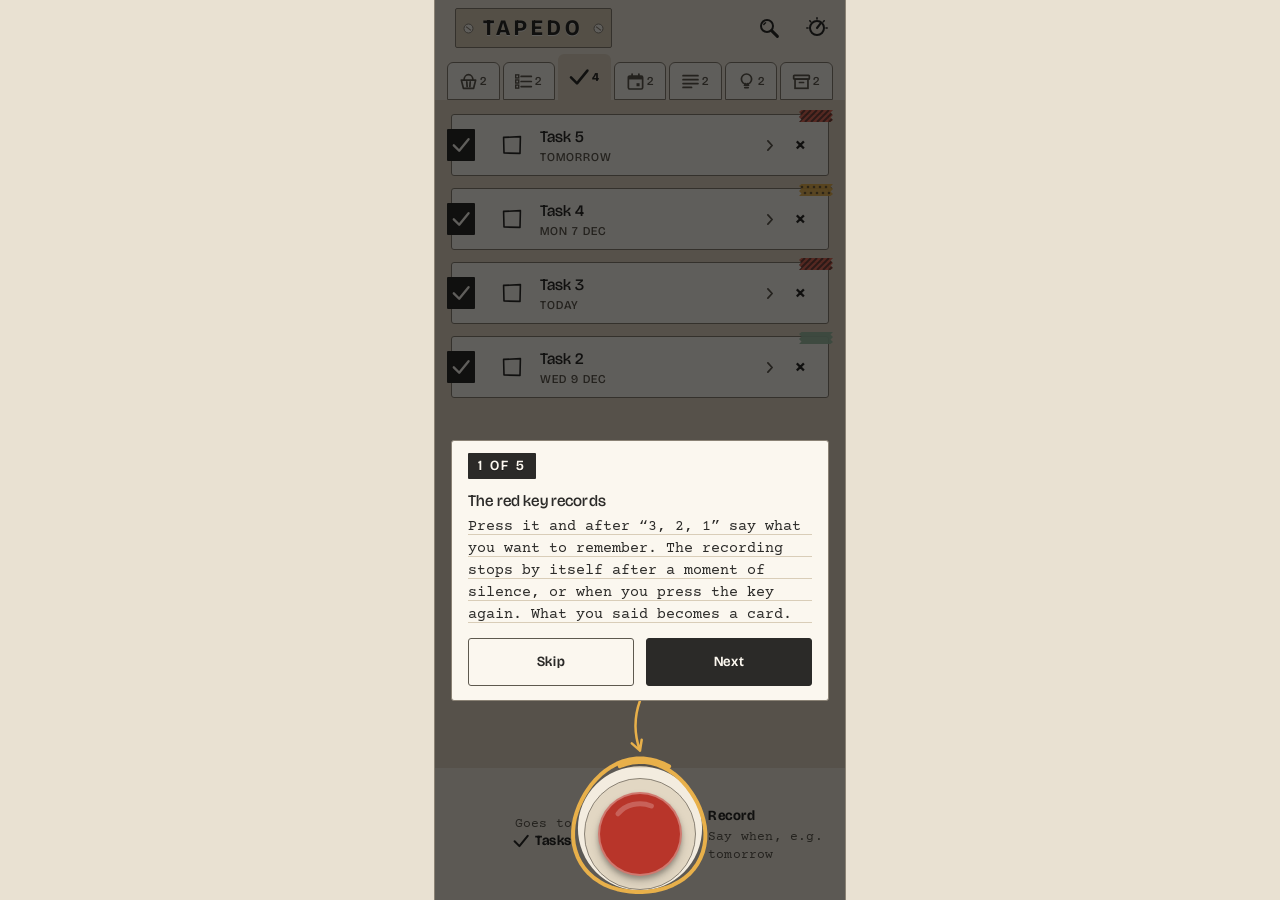
<file: demo/index.html>
<!doctype html>
<html lang="pl">
<head>
  <meta charset="utf-8">
  <meta name="viewport" content="width=device-width, initial-scale=1, viewport-fit=cover">
  <meta name="robots" content="noindex, nofollow">
  <meta name="theme-color" content="#F3ECDF">
  <meta name="description" content="Tapedo - dyktafon na Androida, który zamienia notatki głosowe w karteczki. Wersja demonstracyjna w przeglądarce.">
  <title>Tapedo - wersja demonstracyjna</title>
  <link rel="preload" href="fonts/bricolage.ttf" as="font" type="font/ttf" crossorigin>
  <link rel="preload" href="fonts/courier_prime.ttf" as="font" type="font/ttf" crossorigin>
  <link rel="stylesheet" href="tapedo.css?v=989a14cea5">
</head>
<body class="paper">
  <main id="app" class="app" aria-live="off"></main>
  <noscript><p style="font-family:sans-serif;padding:16px">Demo Tapedo potrzebuje JavaScriptu. / The Tapedo demo needs JavaScript.</p></noscript>
  <script src="strings.js?v=a9d8ce01af"></script>
  <script src="notes.js?v=2633a2aa26"></script>
  <script src="tapedo.js?v=b6afaf0cf7"></script>
</body>
</html>
</file>
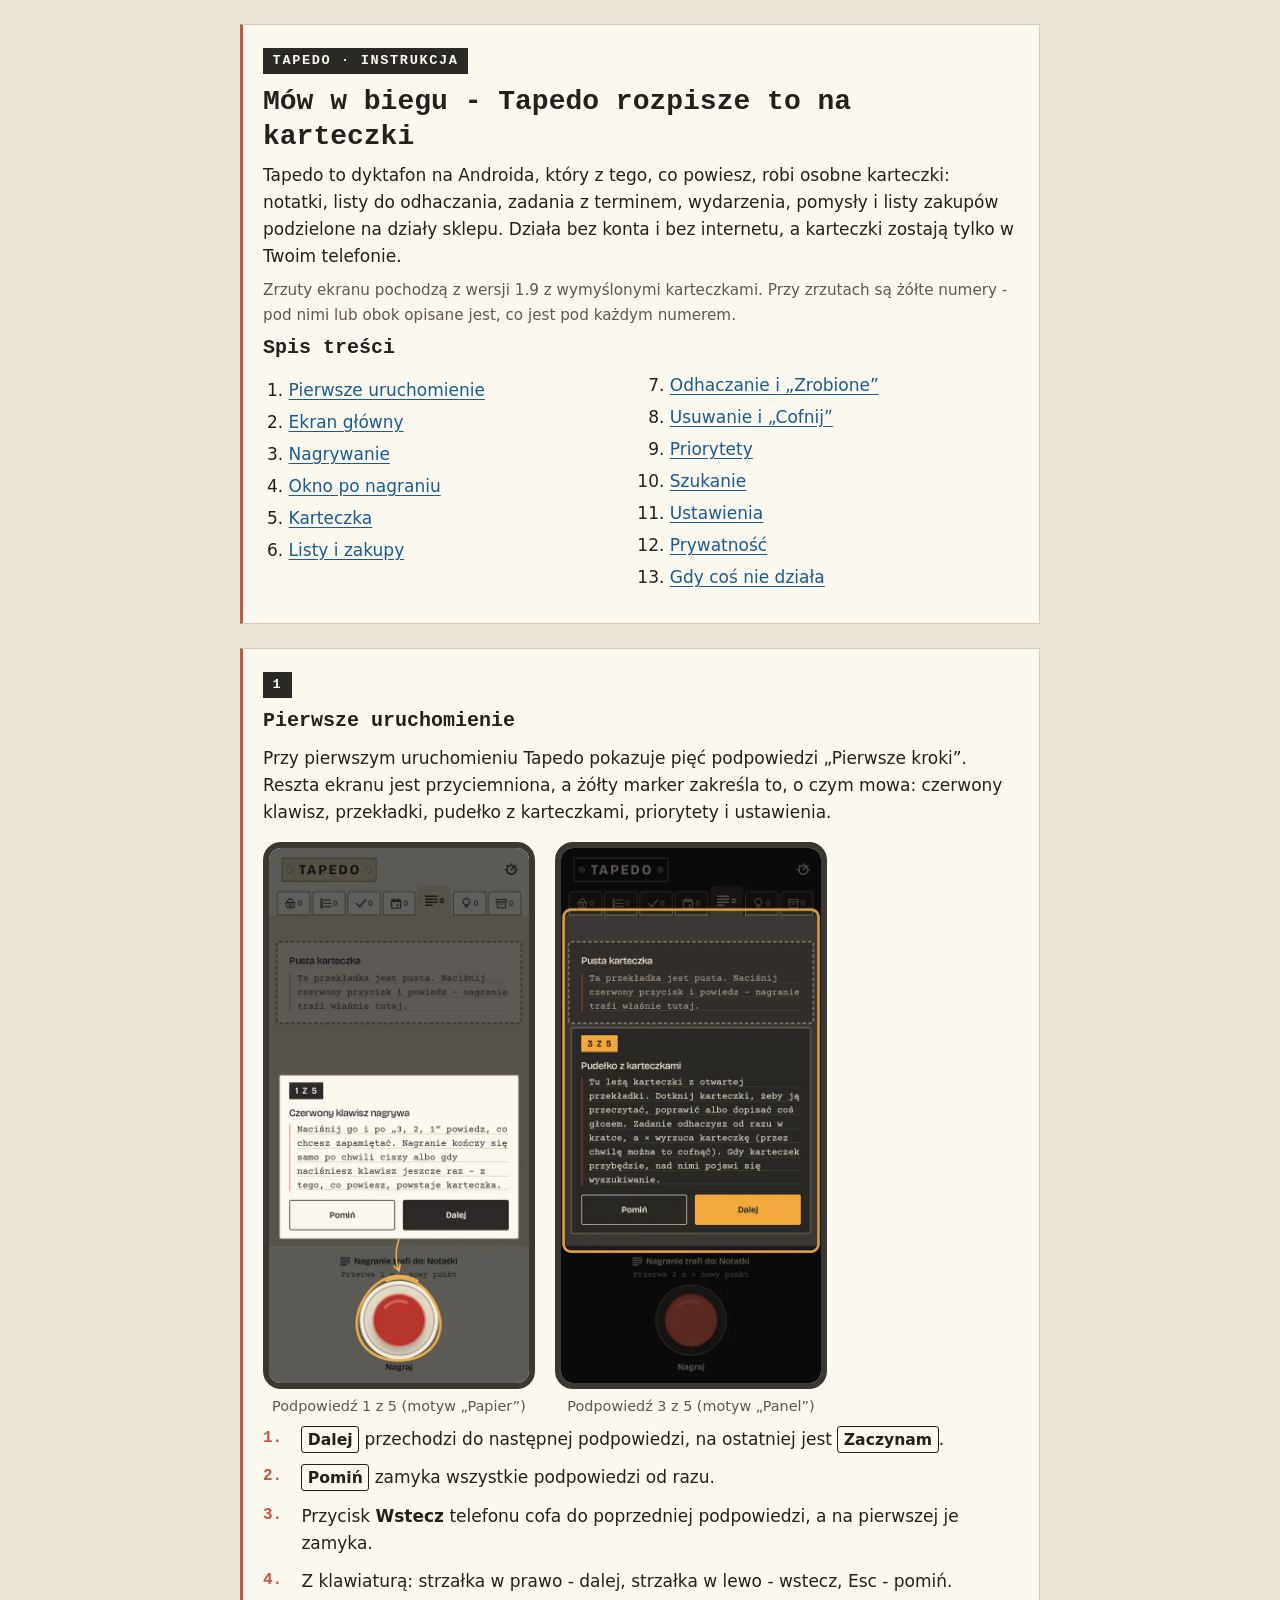
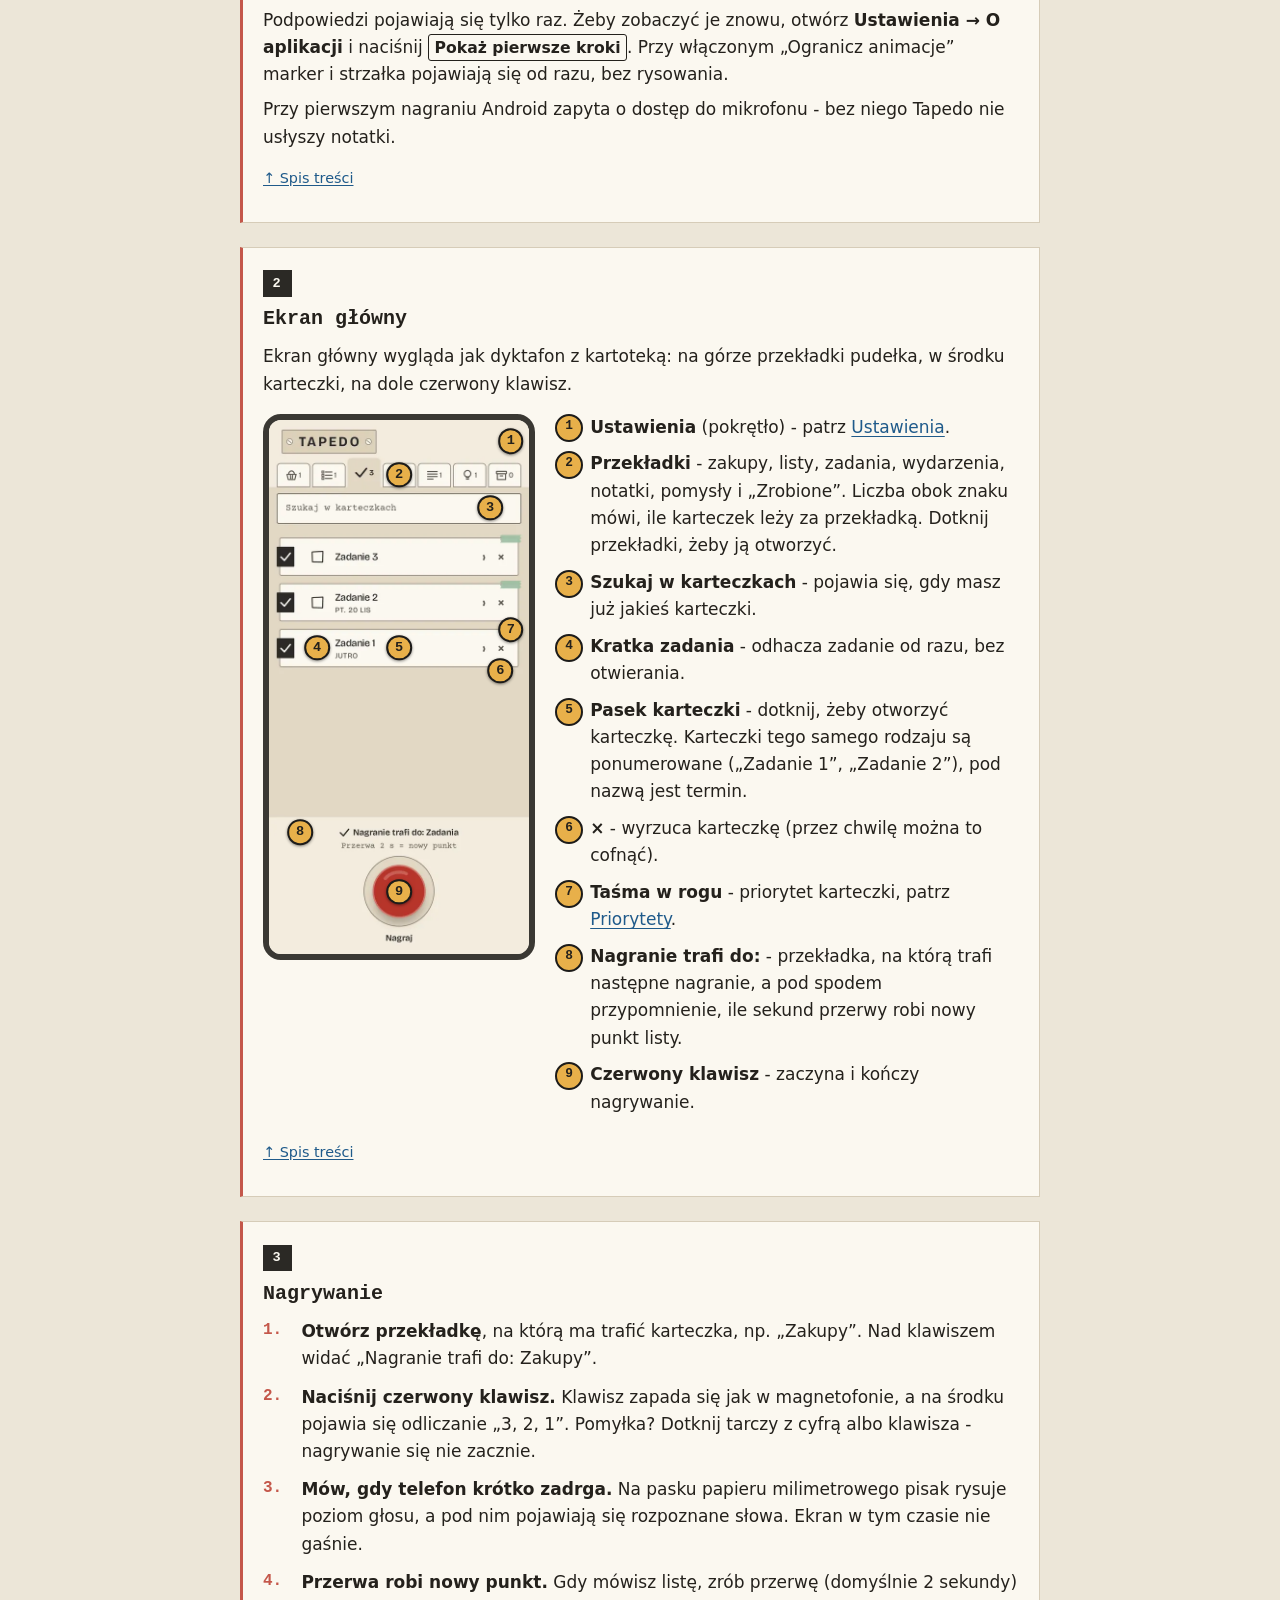
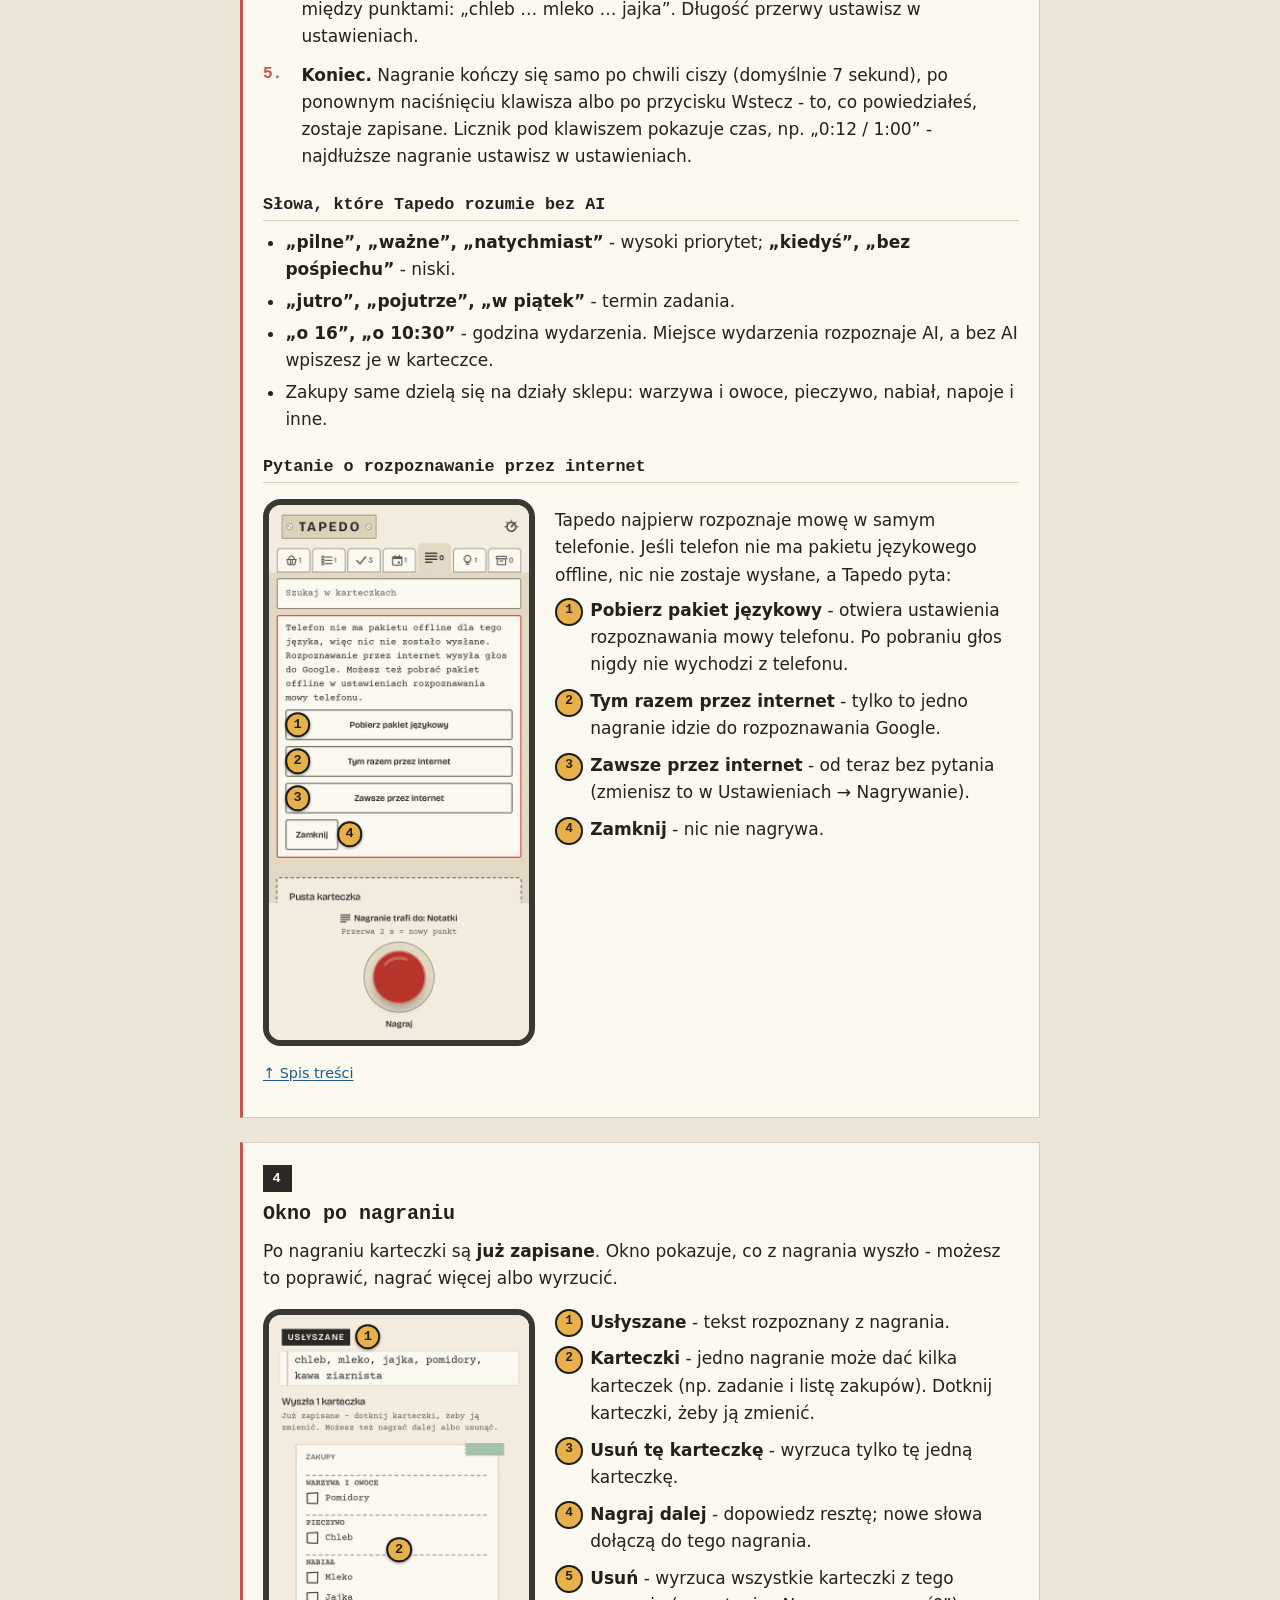
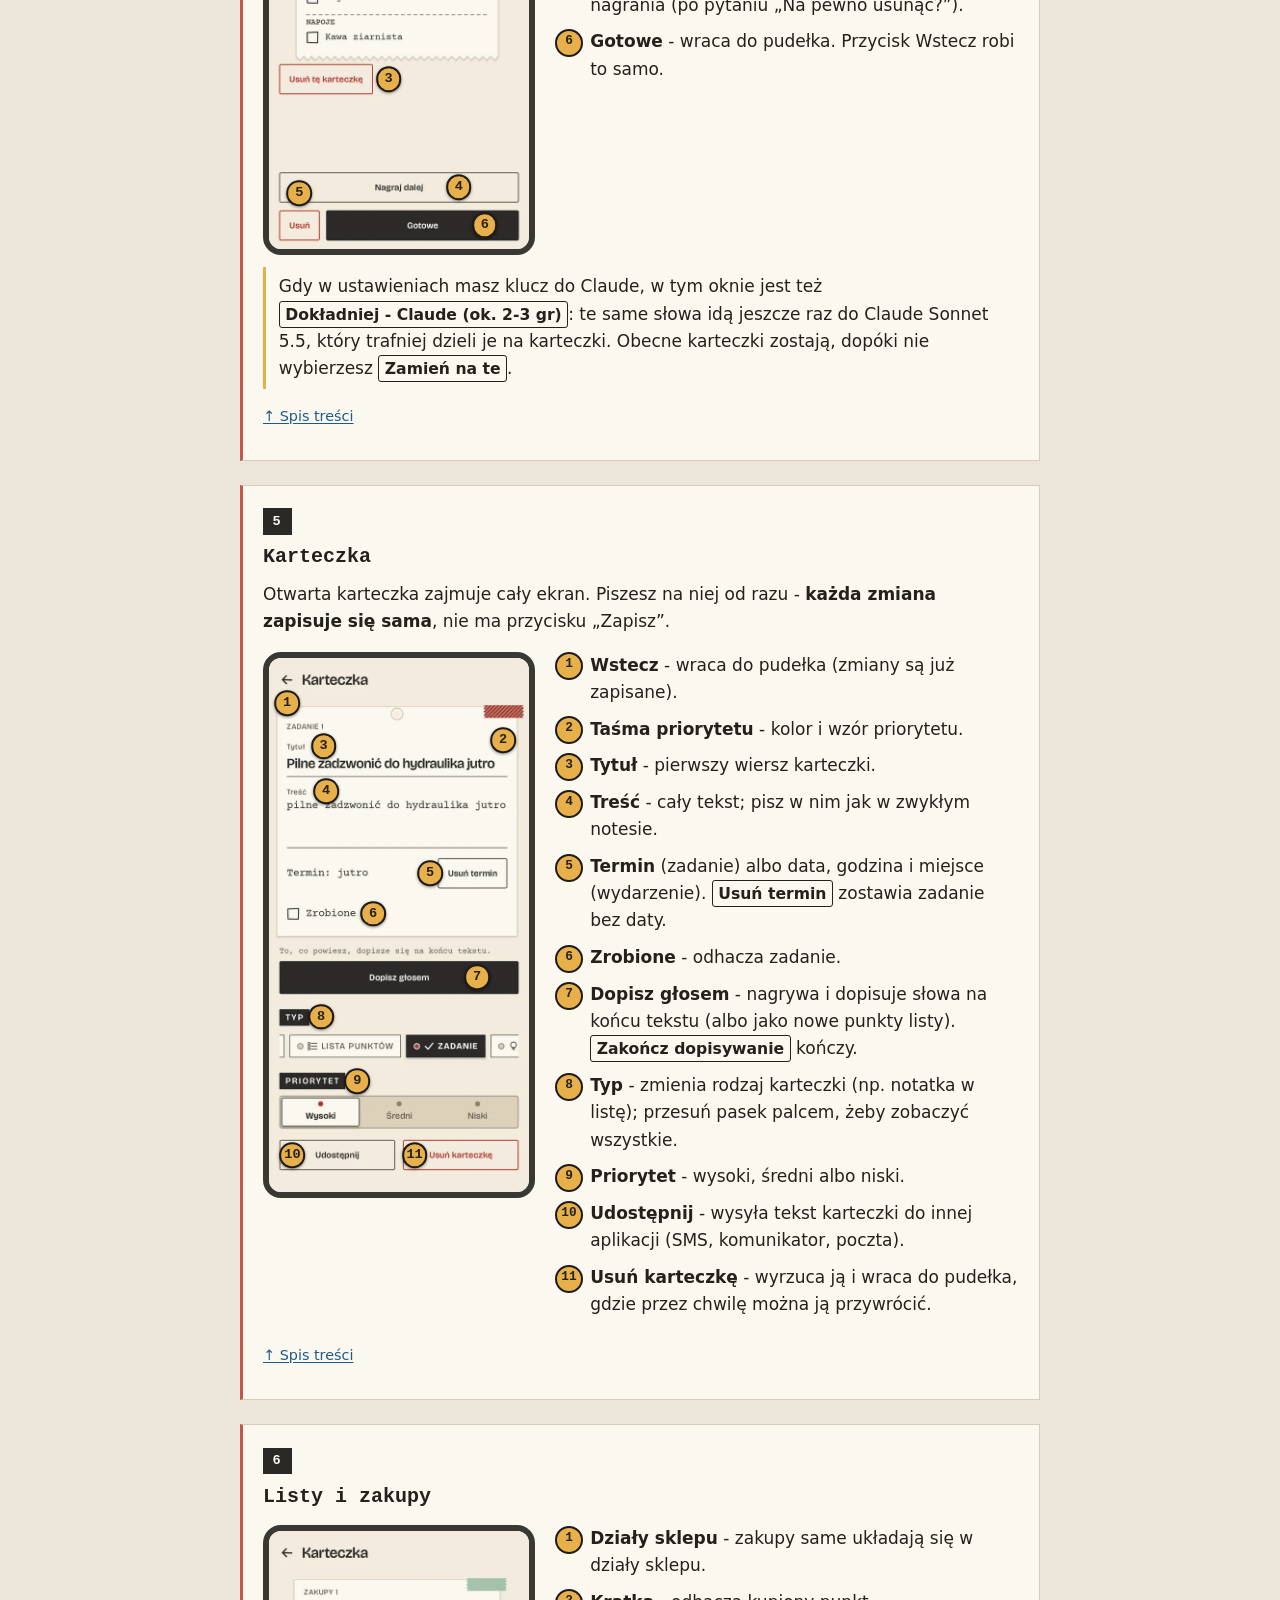
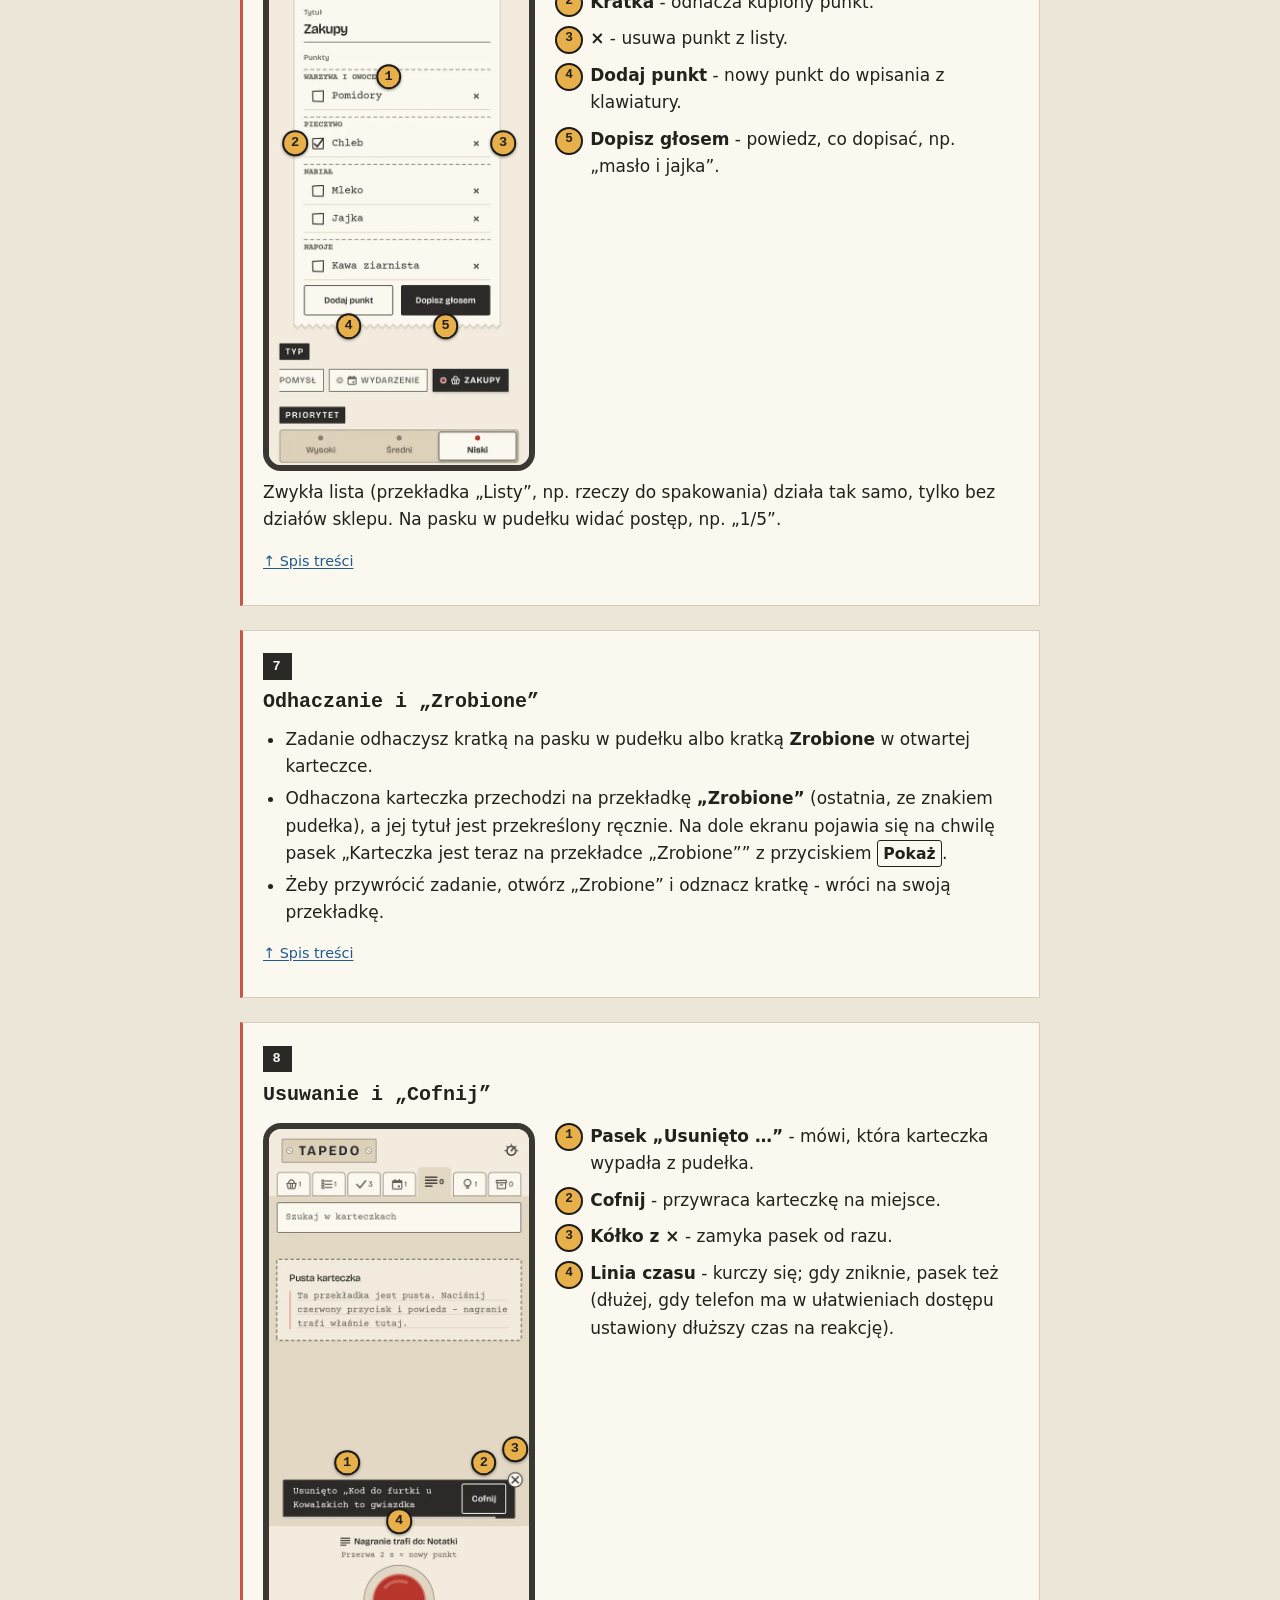
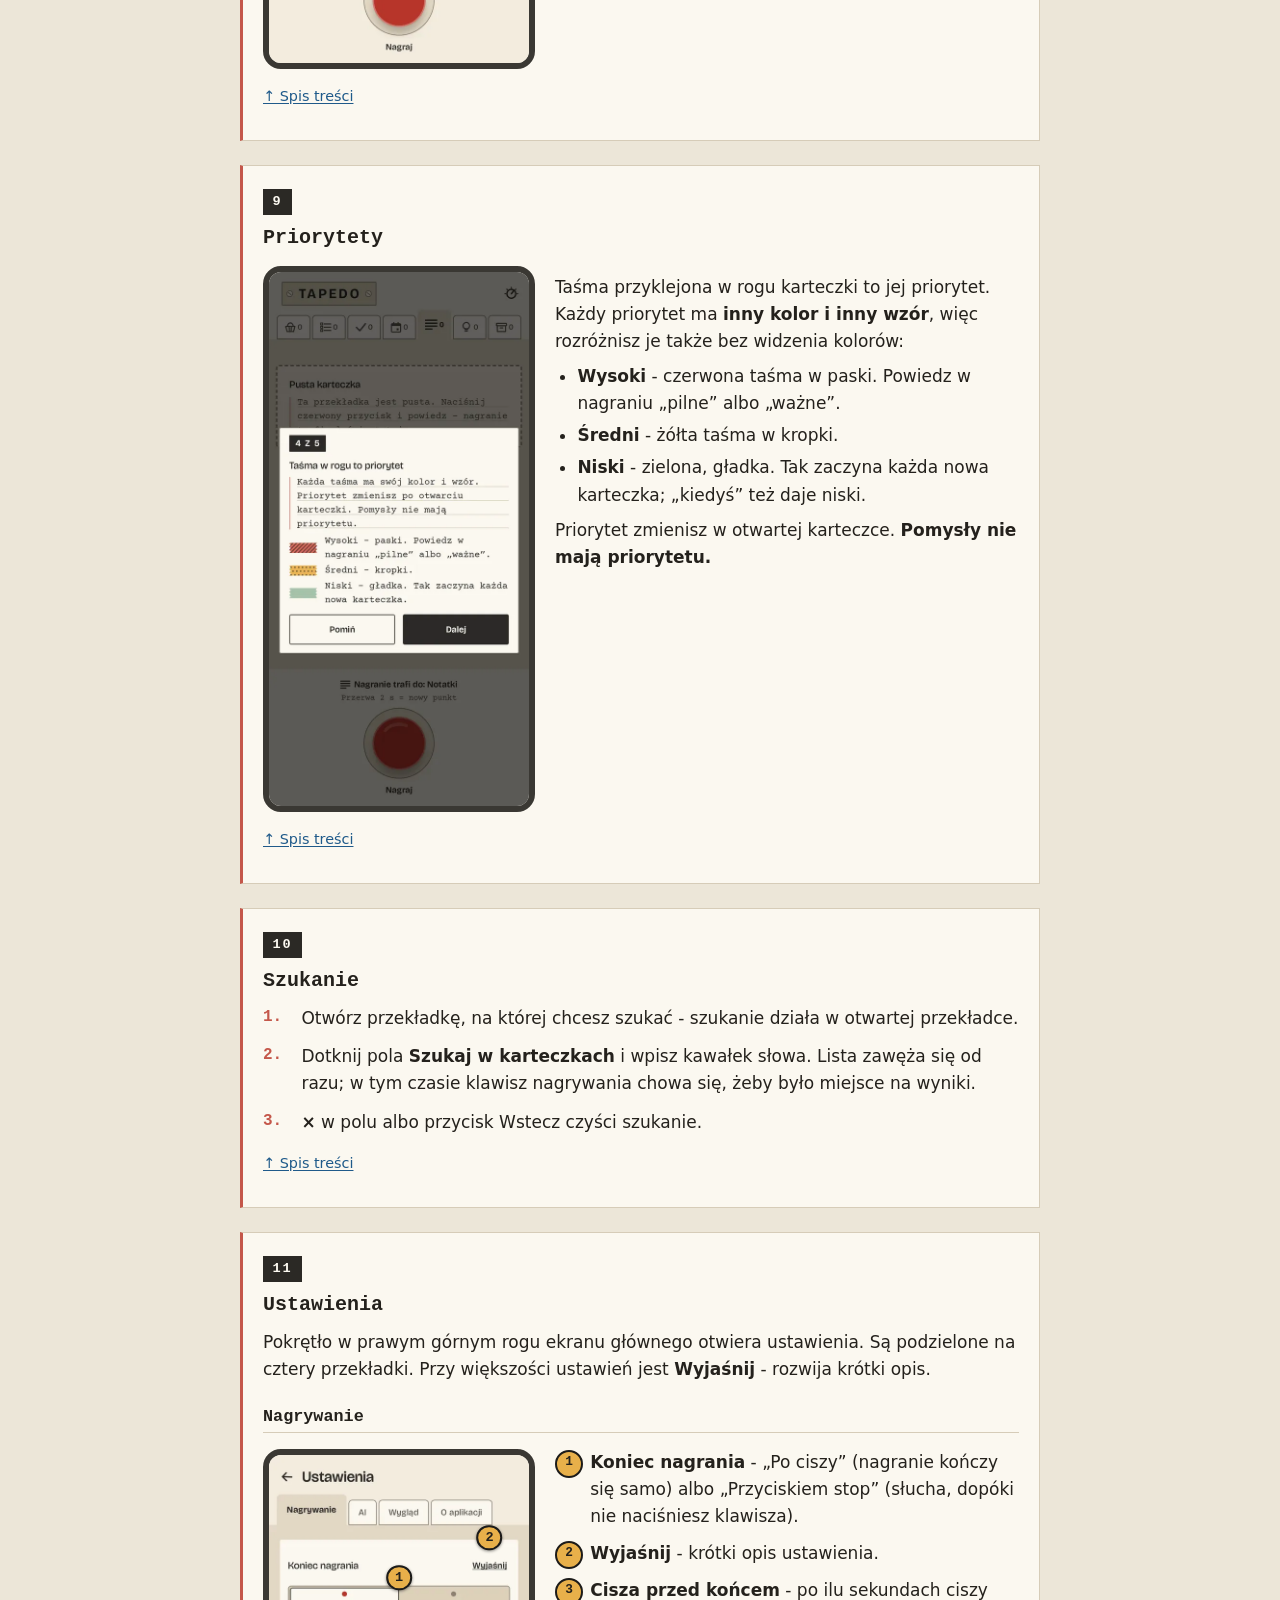
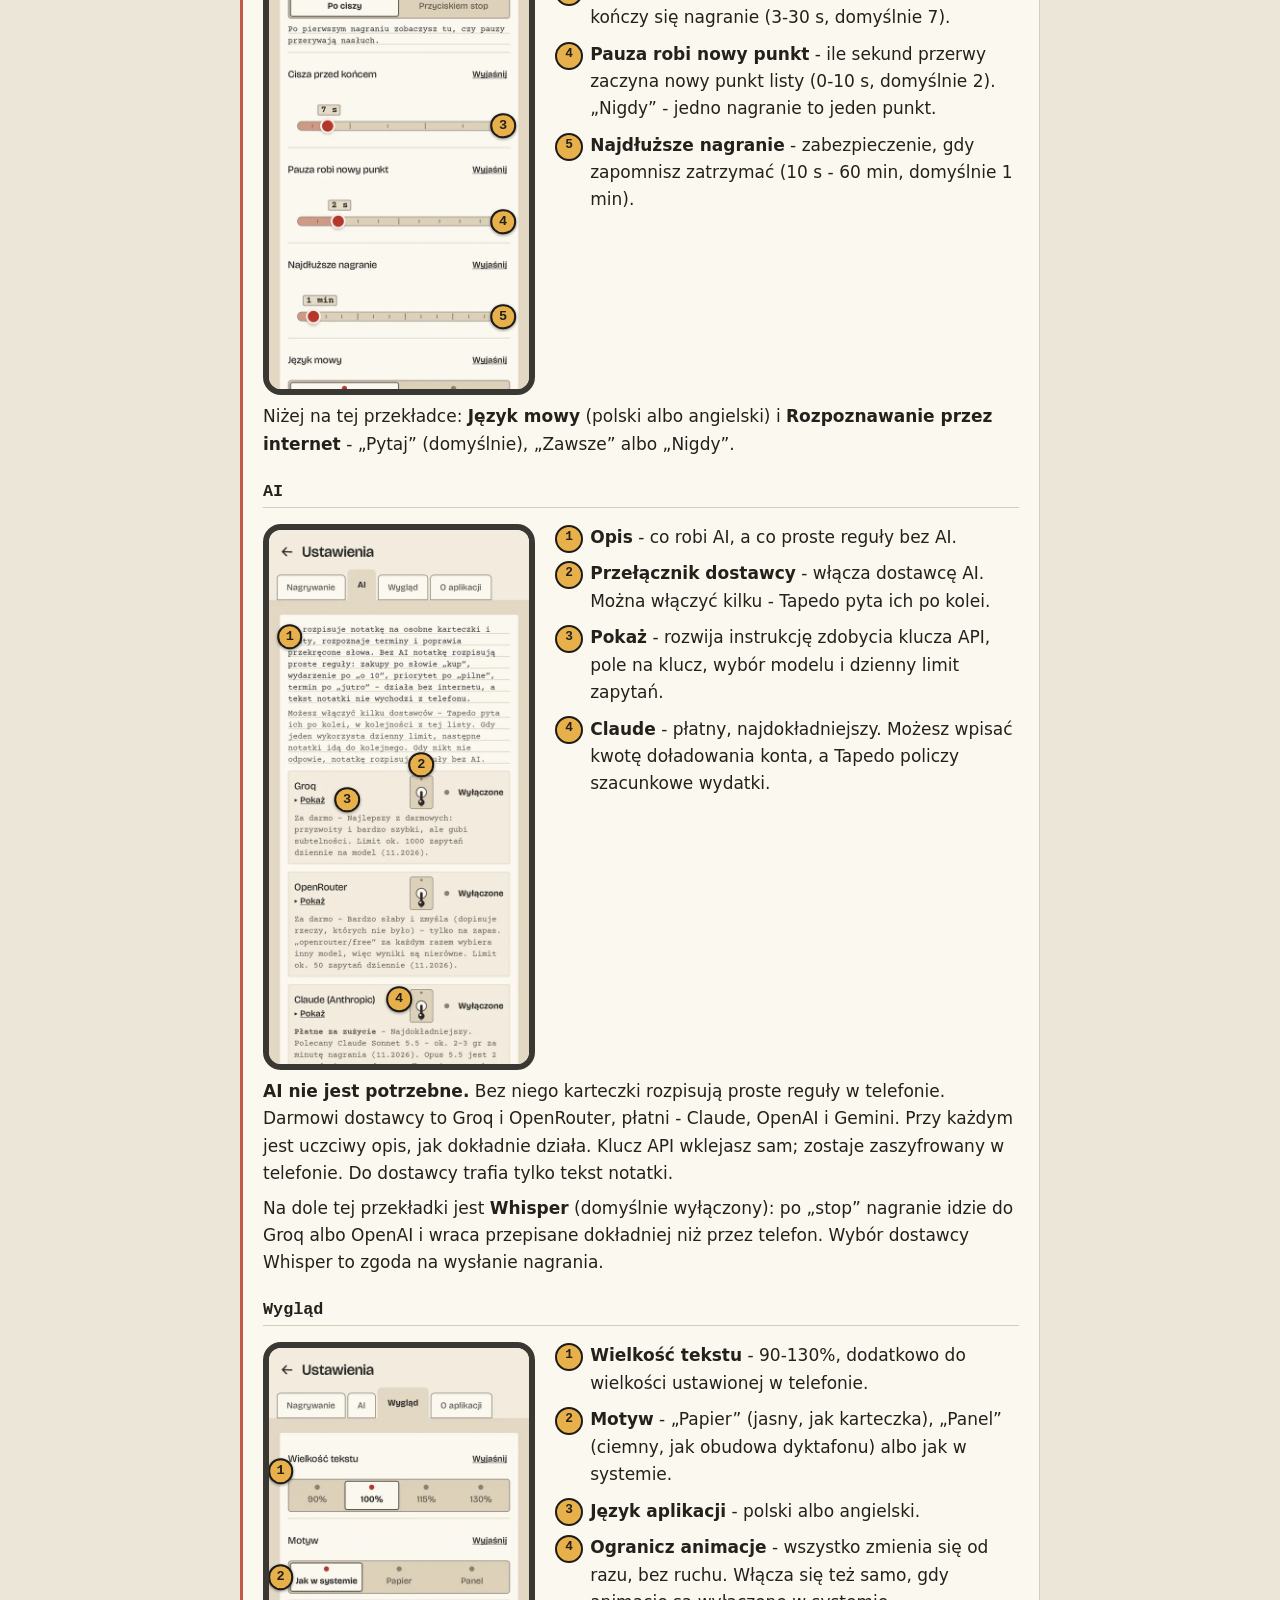
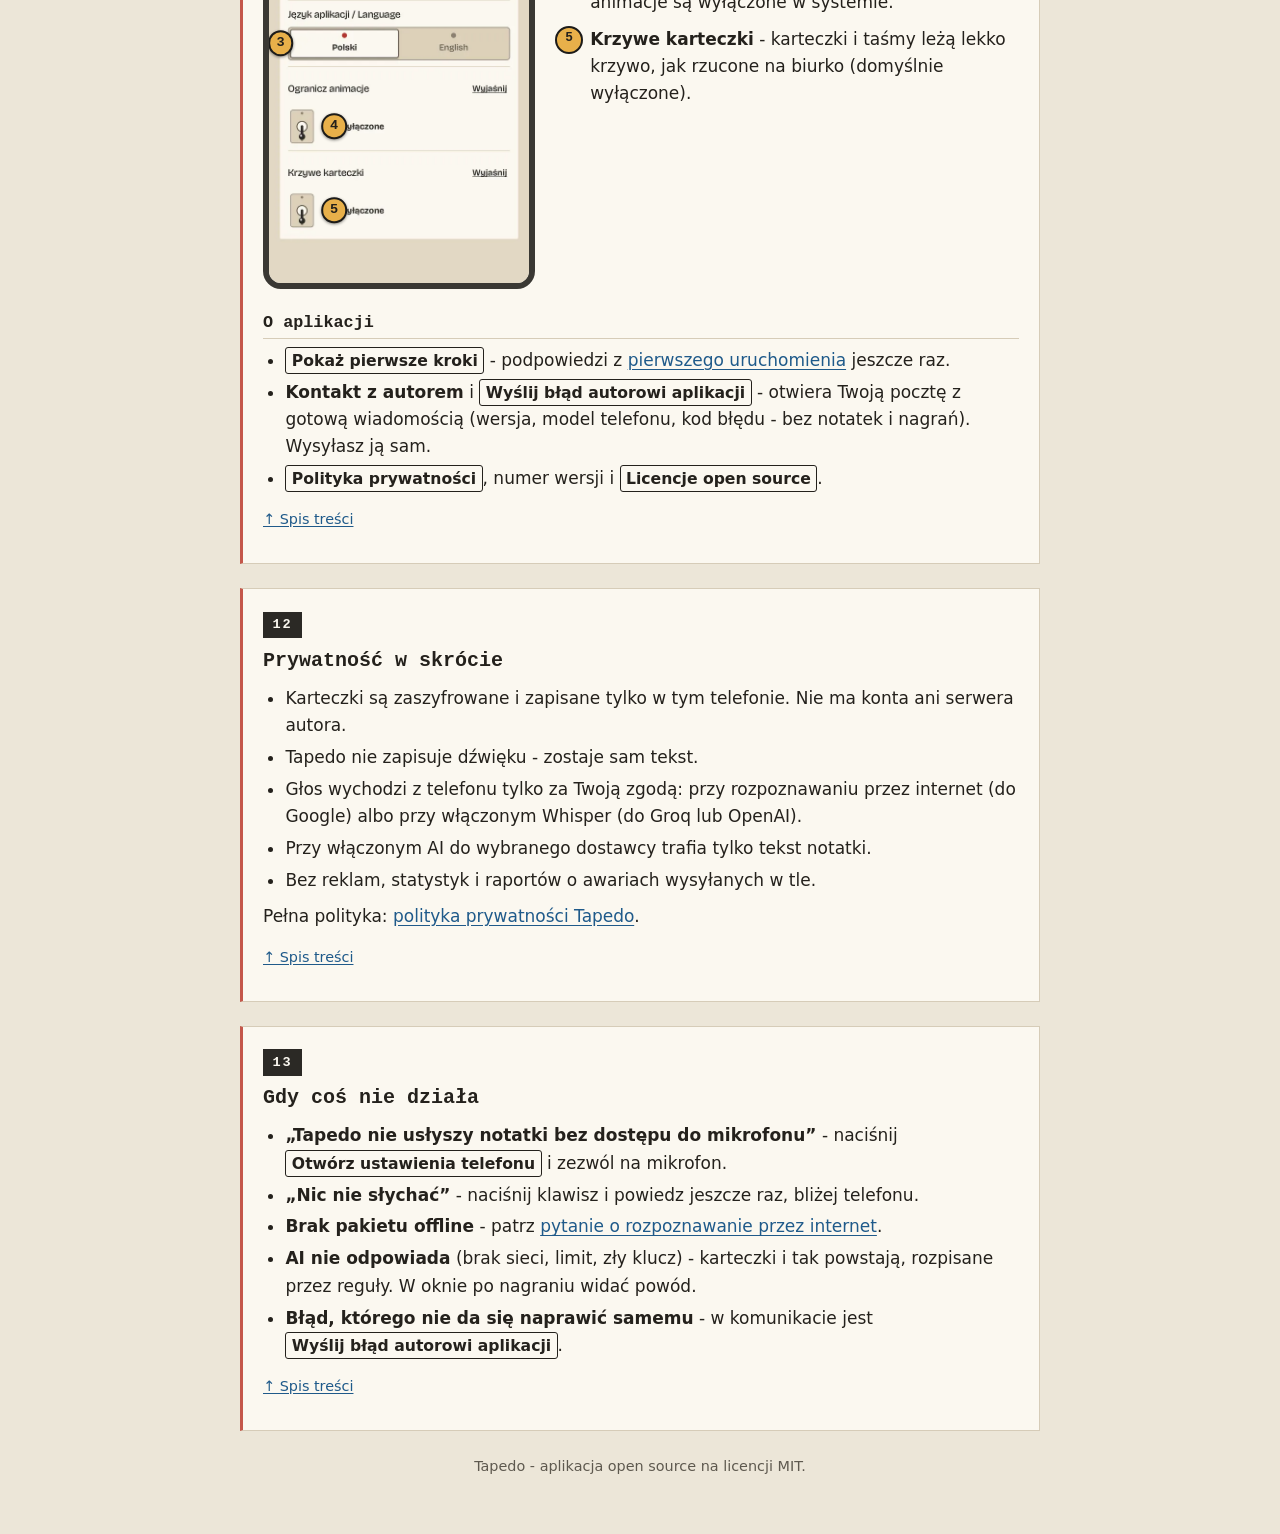
<file: instrukcja/index.html>
<!doctype html>
<html lang="pl">
<head>
<meta charset="utf-8">
<meta name="viewport" content="width=device-width, initial-scale=1">
<title>Tapedo - instrukcja</title>
<meta name="description" content="Instrukcja aplikacji Tapedo na Androida: nagrywanie, karteczki, przekładki, priorytety i ustawienia - krok po kroku, ze zrzutami ekranu.">
<style>
  /*
   * The leaflet folded into the box of a new pocket recorder: a narrow paper booklet, numbered chapters on
   * label-maker tape, screenshots with yellow marker numbers - the same marker the app's "first steps" use.
   * Light = the app's "Paper" theme, dark = "Panel".
   */
  :root {
    --bg: #ece6d8;
    --card: #fbf8f0;
    --ink: #24211c;
    --muted: #5e594f;
    --rule: #d6ccb8;
    --margin: #c4574a;
    --link: #1f5a8a;
    --tape: #2b2925;
    --tape-ink: #fbf8f0;
    --marker: #e8b04a;
    --marker-ink: #24211c;
    --frame: #3a3833;
  }
  @media (prefers-color-scheme: dark) {
    :root {
      --bg: #141413;
      --card: #222120;
      --ink: #ece7dd;
      --muted: #b7b0a3;
      --rule: #3c3a36;
      --margin: #e0806f;
      --link: #8cc1ec;
      --tape: #e0a440;
      --tape-ink: #1c1b19;
      --marker: #e8b04a;
      --marker-ink: #1c1b19;
      --frame: #55524b;
    }
  }
  * { box-sizing: border-box; }
  html { -webkit-text-size-adjust: 100%; scroll-padding-top: 1rem; }
  body {
    margin: 0;
    background: var(--bg);
    color: var(--ink);
    font: 1.0625rem/1.6 system-ui, -apple-system, "Segoe UI", Roboto, sans-serif;
  }
  main { max-width: 52rem; margin: 0 auto; padding: 1.5rem 1rem 3rem; }
  .cover, section {
    background: var(--card);
    border: 1px solid var(--rule);
    border-left: 3px solid var(--margin);
    padding: 1.25rem 1.25rem 1.5rem;
    margin-bottom: 1.5rem;
  }
  .tape {
    display: inline-block;
    background: var(--tape);
    color: var(--tape-ink);
    font: 700 0.85rem/1 ui-monospace, "Courier New", monospace;
    letter-spacing: 0.12em;
    text-transform: uppercase;
    padding: 0.4rem 0.6rem;
    margin: 0 0 0.6rem;
  }
  h1, h2, h3 { font-family: ui-monospace, "Courier New", monospace; line-height: 1.25; }
  h1 { font-size: 1.75rem; margin: 0 0 0.5rem; }
  h2 { font-size: 1.25rem; margin: 0 0 0.75rem; }
  h3 { font-size: 1.05rem; margin: 1.5rem 0 0.5rem; padding-bottom: 0.25rem; border-bottom: 1px solid var(--rule); }
  p, ul, ol { margin: 0.5rem 0; }
  ul, ol { padding-left: 1.4rem; }
  li { margin: 0.3rem 0; }
  a { color: var(--link); text-underline-offset: 0.15em; }
  a:focus-visible { outline: 2px solid var(--link); outline-offset: 2px; }
  b, strong { font-weight: 650; }
  .muted { color: var(--muted); font-size: 0.95rem; }
  .key {
    display: inline-block;
    border: 1.5px solid currentColor;
    border-radius: 3px;
    padding: 0 0.35em;
    font-size: 0.92em;
    font-weight: 600;
  }
  .toc { columns: 2 14rem; column-gap: 2rem; padding-left: 1.6rem; }
  .toc li { break-inside: avoid; }

  /* A screenshot and its numbered legend side by side; one under the other on a phone. */
  .shot { display: grid; grid-template-columns: minmax(0, 17rem) minmax(0, 1fr); gap: 1.25rem; align-items: start; margin: 1rem 0 0.5rem; }
  .shot.solo { grid-template-columns: minmax(0, 17rem); }
  .shot.pair { grid-template-columns: repeat(2, minmax(0, 17rem)); }
  @media (max-width: 40rem) {
    .shot, .shot.pair { grid-template-columns: minmax(0, 1fr); }
    .phone { max-width: 19rem; margin: 0 auto; }
  }
  figure { margin: 0; }
  .phone {
    position: relative;
    border: 6px solid var(--frame);
    border-radius: 18px;
    overflow: hidden;
    background: var(--frame);
  }
  .phone img { display: block; width: 100%; height: auto; }
  figcaption { font-size: 0.9rem; color: var(--muted); margin-top: 0.4rem; text-align: center; }
  /* Marker numbers: a yellow dot with a dark typed digit and a dark ring, so it reads on light and dark screens. */
  .pin {
    position: absolute;
    left: var(--x);
    top: var(--y);
    transform: translate(-50%, -50%);
    width: 1.6rem;
    height: 1.6rem;
    border-radius: 50%;
    background: var(--marker);
    color: var(--marker-ink);
    border: 2px solid #1c1b19;
    font: 700 0.85rem/1.35rem ui-monospace, "Courier New", monospace;
    text-align: center;
    box-shadow: 0 1px 3px rgba(0, 0, 0, 0.45);
  }
  .legend { list-style: none; padding: 0; margin: 0; counter-reset: pin; }
  .legend li { position: relative; padding-left: 2.2rem; margin: 0 0 0.6rem; }
  .legend li::before {
    counter-increment: pin;
    content: counter(pin);
    position: absolute;
    left: 0;
    top: 0.05rem;
    width: 1.5rem;
    height: 1.5rem;
    border-radius: 50%;
    background: var(--marker);
    color: var(--marker-ink);
    border: 2px solid #1c1b19;
    font: 700 0.8rem/1.25rem ui-monospace, "Courier New", monospace;
    text-align: center;
  }
  .steps { counter-reset: step; list-style: none; padding: 0; }
  .steps li { position: relative; padding-left: 2.4rem; margin: 0 0 0.7rem; }
  .steps li::before {
    counter-increment: step;
    content: counter(step) ".";
    position: absolute;
    left: 0;
    font: 700 1rem/1.6 ui-monospace, "Courier New", monospace;
    color: var(--margin);
  }
  .note {
    border-left: 3px solid var(--marker);
    padding: 0.4rem 0 0.4rem 0.8rem;
    margin: 0.75rem 0;
  }
  .back { font-size: 0.9rem; margin-top: 1rem; }
  footer { text-align: center; color: var(--muted); font-size: 0.9rem; }
</style>
</head>
<body>
<main>

<header class="cover">
  <p class="tape">Tapedo · instrukcja</p>
  <h1>Mów w biegu - Tapedo rozpisze to na karteczki</h1>
  <p>Tapedo to dyktafon na Androida, który z tego, co powiesz, robi osobne karteczki: notatki, listy do odhaczania, zadania z terminem, wydarzenia, pomysły i listy zakupów podzielone na działy sklepu. Działa bez konta i bez internetu, a karteczki zostają tylko w Twoim telefonie.</p>
  <p class="muted">Zrzuty ekranu pochodzą z wersji 1.9 z wymyślonymi karteczkami. Przy zrzutach są żółte numery - pod nimi lub obok opisane jest, co jest pod każdym numerem.</p>
  <h2 id="spis">Spis treści</h2>
  <ol class="toc">
    <li><a href="#pierwsze-kroki">Pierwsze uruchomienie</a></li>
    <li><a href="#ekran-glowny">Ekran główny</a></li>
    <li><a href="#nagrywanie">Nagrywanie</a></li>
    <li><a href="#po-nagraniu">Okno po nagraniu</a></li>
    <li><a href="#karteczka">Karteczka</a></li>
    <li><a href="#listy">Listy i zakupy</a></li>
    <li><a href="#zrobione">Odhaczanie i „Zrobione”</a></li>
    <li><a href="#usuwanie">Usuwanie i „Cofnij”</a></li>
    <li><a href="#priorytety">Priorytety</a></li>
    <li><a href="#szukanie">Szukanie</a></li>
    <li><a href="#ustawienia">Ustawienia</a></li>
    <li><a href="#prywatnosc">Prywatność</a></li>
    <li><a href="#problemy">Gdy coś nie działa</a></li>
  </ol>
</header>

<section id="pierwsze-kroki">
  <p class="tape">1</p>
  <h2>Pierwsze uruchomienie</h2>
  <p>Przy pierwszym uruchomieniu Tapedo pokazuje pięć podpowiedzi „Pierwsze kroki”. Reszta ekranu jest przyciemniona, a żółty marker zakreśla to, o czym mowa: czerwony klawisz, przekładki, pudełko z karteczkami, priorytety i ustawienia.</p>
  <div class="shot pair">
    <figure>
      <div class="phone"><img src="img/kroki-1.webp" width="540" height="1110" loading="lazy" alt="Pierwsza podpowiedź „Czerwony klawisz nagrywa”: ekran przyciemniony, czerwony klawisz zakreślony żółtym markerem, strzałka od karteczki z opisem do klawisza, przyciski Pomiń i Dalej."></div>
      <figcaption>Podpowiedź 1 z 5 (motyw „Papier”)</figcaption>
    </figure>
    <figure>
      <div class="phone"><img src="img/kroki-3-panel.webp" width="540" height="1110" loading="lazy" alt="Trzecia podpowiedź „Pudełko z karteczkami” w ciemnym motywie Panel: pudełko obwiedzione żółtą ramką, karteczka z opisem leży na jego dolnej części."></div>
      <figcaption>Podpowiedź 3 z 5 (motyw „Panel”)</figcaption>
    </figure>
  </div>
  <ol class="steps">
    <li><span class="key">Dalej</span> przechodzi do następnej podpowiedzi, na ostatniej jest <span class="key">Zaczynam</span>.</li>
    <li><span class="key">Pomiń</span> zamyka wszystkie podpowiedzi od razu.</li>
    <li>Przycisk <b>Wstecz</b> telefonu cofa do poprzedniej podpowiedzi, a na pierwszej je zamyka.</li>
    <li>Z klawiaturą: strzałka w prawo - dalej, strzałka w lewo - wstecz, Esc - pomiń.</li>
  </ol>
  <p>Podpowiedzi pojawiają się tylko raz. Żeby zobaczyć je znowu, otwórz <b>Ustawienia → O aplikacji</b> i naciśnij <span class="key">Pokaż pierwsze kroki</span>. Przy włączonym „Ogranicz animacje” marker i strzałka pojawiają się od razu, bez rysowania.</p>
  <p>Przy pierwszym nagraniu Android zapyta o dostęp do mikrofonu - bez niego Tapedo nie usłyszy notatki.</p>
  <p class="back"><a href="#spis">↑ Spis treści</a></p>
</section>

<section id="ekran-glowny">
  <p class="tape">2</p>
  <h2>Ekran główny</h2>
  <p>Ekran główny wygląda jak dyktafon z kartoteką: na górze przekładki pudełka, w środku karteczki, na dole czerwony klawisz.</p>
  <div class="shot">
    <figure>
      <div class="phone">
        <img src="img/glowny.webp" width="540" height="1110" loading="lazy" alt="Ekran główny: przekładki z liczbą karteczek, otwarta przekładka Zadania z trzema zadaniami, pole wyszukiwania, czerwony klawisz nagrywania.">
        <span class="pin" style="--x:93%;--y:4%" aria-hidden="true">1</span>
        <span class="pin" style="--x:50%;--y:10.3%" aria-hidden="true">2</span>
        <span class="pin" style="--x:85%;--y:16.5%" aria-hidden="true">3</span>
        <span class="pin" style="--x:18.5%;--y:42.7%" aria-hidden="true">4</span>
        <span class="pin" style="--x:50%;--y:42.7%" aria-hidden="true">5</span>
        <span class="pin" style="--x:89%;--y:47%" aria-hidden="true">6</span>
        <span class="pin" style="--x:93%;--y:39.3%" aria-hidden="true">7</span>
        <span class="pin" style="--x:12%;--y:77.2%" aria-hidden="true">8</span>
        <span class="pin" style="--x:50%;--y:88.3%" aria-hidden="true">9</span>
      </div>
    </figure>
    <ol class="legend">
      <li><b>Ustawienia</b> (pokrętło) - patrz <a href="#ustawienia">Ustawienia</a>.</li>
      <li><b>Przekładki</b> - zakupy, listy, zadania, wydarzenia, notatki, pomysły i „Zrobione”. Liczba obok znaku mówi, ile karteczek leży za przekładką. Dotknij przekładki, żeby ją otworzyć.</li>
      <li><b>Szukaj w karteczkach</b> - pojawia się, gdy masz już jakieś karteczki.</li>
      <li><b>Kratka zadania</b> - odhacza zadanie od razu, bez otwierania.</li>
      <li><b>Pasek karteczki</b> - dotknij, żeby otworzyć karteczkę. Karteczki tego samego rodzaju są ponumerowane („Zadanie 1”, „Zadanie 2”), pod nazwą jest termin.</li>
      <li><b>×</b> - wyrzuca karteczkę (przez chwilę można to cofnąć).</li>
      <li><b>Taśma w rogu</b> - priorytet karteczki, patrz <a href="#priorytety">Priorytety</a>.</li>
      <li><b>Nagranie trafi do:</b> - przekładka, na którą trafi następne nagranie, a pod spodem przypomnienie, ile sekund przerwy robi nowy punkt listy.</li>
      <li><b>Czerwony klawisz</b> - zaczyna i kończy nagrywanie.</li>
    </ol>
  </div>
  <p class="back"><a href="#spis">↑ Spis treści</a></p>
</section>

<section id="nagrywanie">
  <p class="tape">3</p>
  <h2>Nagrywanie</h2>
  <ol class="steps">
    <li><b>Otwórz przekładkę</b>, na którą ma trafić karteczka, np. „Zakupy”. Nad klawiszem widać „Nagranie trafi do: Zakupy”.</li>
    <li><b>Naciśnij czerwony klawisz.</b> Klawisz zapada się jak w magnetofonie, a na środku pojawia się odliczanie „3, 2, 1”. Pomyłka? Dotknij tarczy z cyfrą albo klawisza - nagrywanie się nie zacznie.</li>
    <li><b>Mów, gdy telefon krótko zadrga.</b> Na pasku papieru milimetrowego pisak rysuje poziom głosu, a pod nim pojawiają się rozpoznane słowa. Ekran w tym czasie nie gaśnie.</li>
    <li><b>Przerwa robi nowy punkt.</b> Gdy mówisz listę, zrób przerwę (domyślnie 2 sekundy) między punktami: „chleb … mleko … jajka”. Długość przerwy ustawisz w ustawieniach.</li>
    <li><b>Koniec.</b> Nagranie kończy się samo po chwili ciszy (domyślnie 7 sekund), po ponownym naciśnięciu klawisza albo po przycisku Wstecz - to, co powiedziałeś, zostaje zapisane. Licznik pod klawiszem pokazuje czas, np. „0:12 / 1:00” - najdłuższe nagranie ustawisz w ustawieniach.</li>
  </ol>
  <h3>Słowa, które Tapedo rozumie bez AI</h3>
  <ul>
    <li><b>„pilne”, „ważne”, „natychmiast”</b> - wysoki priorytet; <b>„kiedyś”, „bez pośpiechu”</b> - niski.</li>
    <li><b>„jutro”, „pojutrze”, „w piątek”</b> - termin zadania.</li>
    <li><b>„o 16”, „o 10:30”</b> - godzina wydarzenia. Miejsce wydarzenia rozpoznaje AI, a bez AI wpiszesz je w karteczce.</li>
    <li>Zakupy same dzielą się na działy sklepu: warzywa i owoce, pieczywo, nabiał, napoje i inne.</li>
  </ul>
  <h3 id="pakiet">Pytanie o rozpoznawanie przez internet</h3>
  <div class="shot">
    <figure>
      <div class="phone">
        <img src="img/pakiet.webp" width="540" height="1110" loading="lazy" alt="Czerwona ramka z informacją, że telefon nie ma pakietu offline dla tego języka, i przyciskami: Pobierz pakiet językowy, Tym razem przez internet, Zawsze przez internet, Zamknij.">
        <span class="pin" style="--x:11%;--y:41.1%" aria-hidden="true">1</span>
        <span class="pin" style="--x:11%;--y:47.9%" aria-hidden="true">2</span>
        <span class="pin" style="--x:11%;--y:54.8%" aria-hidden="true">3</span>
        <span class="pin" style="--x:31%;--y:61.6%" aria-hidden="true">4</span>
      </div>
    </figure>
    <div>
      <p>Tapedo najpierw rozpoznaje mowę w samym telefonie. Jeśli telefon nie ma pakietu językowego offline, nic nie zostaje wysłane, a Tapedo pyta:</p>
      <ol class="legend">
        <li><b>Pobierz pakiet językowy</b> - otwiera ustawienia rozpoznawania mowy telefonu. Po pobraniu głos nigdy nie wychodzi z telefonu.</li>
        <li><b>Tym razem przez internet</b> - tylko to jedno nagranie idzie do rozpoznawania Google.</li>
        <li><b>Zawsze przez internet</b> - od teraz bez pytania (zmienisz to w Ustawieniach → Nagrywanie).</li>
        <li><b>Zamknij</b> - nic nie nagrywa.</li>
      </ol>
    </div>
  </div>
  <p class="back"><a href="#spis">↑ Spis treści</a></p>
</section>

<section id="po-nagraniu">
  <p class="tape">4</p>
  <h2>Okno po nagraniu</h2>
  <p>Po nagraniu karteczki są <b>już zapisane</b>. Okno pokazuje, co z nagrania wyszło - możesz to poprawić, nagrać więcej albo wyrzucić.</p>
  <div class="shot">
    <figure>
      <div class="phone">
        <img src="img/po-nagraniu.webp" width="540" height="1110" loading="lazy" alt="Okno po nagraniu: tekst „chleb, mleko, jajka, pomidory, kawa ziarnista”, karteczka zakupów podzielona na działy sklepu z kratkami, przyciski Usuń tę karteczkę, Nagraj dalej, Usuń i Gotowe.">
        <span class="pin" style="--x:38%;--y:4.1%" aria-hidden="true">1</span>
        <span class="pin" style="--x:50%;--y:44%" aria-hidden="true">2</span>
        <span class="pin" style="--x:46%;--y:68.2%" aria-hidden="true">3</span>
        <span class="pin" style="--x:73%;--y:88.4%" aria-hidden="true">4</span>
        <span class="pin" style="--x:11.7%;--y:89.5%" aria-hidden="true">5</span>
        <span class="pin" style="--x:83%;--y:95.5%" aria-hidden="true">6</span>
      </div>
    </figure>
    <ol class="legend">
      <li><b>Usłyszane</b> - tekst rozpoznany z nagrania.</li>
      <li><b>Karteczki</b> - jedno nagranie może dać kilka karteczek (np. zadanie i listę zakupów). Dotknij karteczki, żeby ją zmienić.</li>
      <li><b>Usuń tę karteczkę</b> - wyrzuca tylko tę jedną karteczkę.</li>
      <li><b>Nagraj dalej</b> - dopowiedz resztę; nowe słowa dołączą do tego nagrania.</li>
      <li><b>Usuń</b> - wyrzuca wszystkie karteczki z tego nagrania (po pytaniu „Na pewno usunąć?”).</li>
      <li><b>Gotowe</b> - wraca do pudełka. Przycisk Wstecz robi to samo.</li>
    </ol>
  </div>
  <p class="note">Gdy w ustawieniach masz klucz do Claude, w tym oknie jest też <span class="key">Dokładniej - Claude (ok. 2-3 gr)</span>: te same słowa idą jeszcze raz do Claude Sonnet 5.5, który trafniej dzieli je na karteczki. Obecne karteczki zostają, dopóki nie wybierzesz <span class="key">Zamień na te</span>.</p>
  <p class="back"><a href="#spis">↑ Spis treści</a></p>
</section>

<section id="karteczka">
  <p class="tape">5</p>
  <h2>Karteczka</h2>
  <p>Otwarta karteczka zajmuje cały ekran. Piszesz na niej od razu - <b>każda zmiana zapisuje się sama</b>, nie ma przycisku „Zapisz”.</p>
  <div class="shot">
    <figure>
      <div class="phone">
        <img src="img/karteczka.webp" width="540" height="1110" loading="lazy" alt="Otwarta karteczka „Zadanie 1”: tytuł, treść, termin jutro z przyciskiem Usuń termin, kratka Zrobione, przycisk Dopisz głosem, wybór typu i priorytetu, przyciski Udostępnij i Usuń karteczkę.">
        <span class="pin" style="--x:7%;--y:8.5%" aria-hidden="true">1</span>
        <span class="pin" style="--x:90%;--y:15.5%" aria-hidden="true">2</span>
        <span class="pin" style="--x:21%;--y:16.6%" aria-hidden="true">3</span>
        <span class="pin" style="--x:22%;--y:25%" aria-hidden="true">4</span>
        <span class="pin" style="--x:62%;--y:40.3%" aria-hidden="true">5</span>
        <span class="pin" style="--x:40%;--y:47.9%" aria-hidden="true">6</span>
        <span class="pin" style="--x:80%;--y:59.8%" aria-hidden="true">7</span>
        <span class="pin" style="--x:20%;--y:67.2%" aria-hidden="true">8</span>
        <span class="pin" style="--x:34%;--y:79.3%" aria-hidden="true">9</span>
        <span class="pin" style="--x:9%;--y:93.1%" aria-hidden="true">10</span>
        <span class="pin" style="--x:56%;--y:93.1%" aria-hidden="true">11</span>
      </div>
    </figure>
    <ol class="legend">
      <li><b>Wstecz</b> - wraca do pudełka (zmiany są już zapisane).</li>
      <li><b>Taśma priorytetu</b> - kolor i wzór priorytetu.</li>
      <li><b>Tytuł</b> - pierwszy wiersz karteczki.</li>
      <li><b>Treść</b> - cały tekst; pisz w nim jak w zwykłym notesie.</li>
      <li><b>Termin</b> (zadanie) albo data, godzina i miejsce (wydarzenie). <span class="key">Usuń termin</span> zostawia zadanie bez daty.</li>
      <li><b>Zrobione</b> - odhacza zadanie.</li>
      <li><b>Dopisz głosem</b> - nagrywa i dopisuje słowa na końcu tekstu (albo jako nowe punkty listy). <span class="key">Zakończ dopisywanie</span> kończy.</li>
      <li><b>Typ</b> - zmienia rodzaj karteczki (np. notatka w listę); przesuń pasek palcem, żeby zobaczyć wszystkie.</li>
      <li><b>Priorytet</b> - wysoki, średni albo niski.</li>
      <li><b>Udostępnij</b> - wysyła tekst karteczki do innej aplikacji (SMS, komunikator, poczta).</li>
      <li><b>Usuń karteczkę</b> - wyrzuca ją i wraca do pudełka, gdzie przez chwilę można ją przywrócić.</li>
    </ol>
  </div>
  <p class="back"><a href="#spis">↑ Spis treści</a></p>
</section>

<section id="listy">
  <p class="tape">6</p>
  <h2>Listy i zakupy</h2>
  <div class="shot">
    <figure>
      <div class="phone">
        <img src="img/zakupy.webp" width="540" height="1110" loading="lazy" alt="Lista zakupów: działy Warzywa i owoce, Pieczywo, Nabiał, Napoje, kratki przy punktach, odhaczony chleb, krzyżyki do usuwania punktów, przyciski Dodaj punkt i Dopisz głosem.">
        <span class="pin" style="--x:46%;--y:27.3%" aria-hidden="true">1</span>
        <span class="pin" style="--x:10%;--y:39.8%" aria-hidden="true">2</span>
        <span class="pin" style="--x:90%;--y:39.8%" aria-hidden="true">3</span>
        <span class="pin" style="--x:30.6%;--y:74%" aria-hidden="true">4</span>
        <span class="pin" style="--x:67.9%;--y:74%" aria-hidden="true">5</span>
      </div>
    </figure>
    <ol class="legend">
      <li><b>Działy sklepu</b> - zakupy same układają się w działy sklepu.</li>
      <li><b>Kratka</b> - odhacza kupiony punkt.</li>
      <li><b>×</b> - usuwa punkt z listy.</li>
      <li><b>Dodaj punkt</b> - nowy punkt do wpisania z klawiatury.</li>
      <li><b>Dopisz głosem</b> - powiedz, co dopisać, np. „masło i jajka”.</li>
    </ol>
  </div>
  <p>Zwykła lista (przekładka „Listy”, np. rzeczy do spakowania) działa tak samo, tylko bez działów sklepu. Na pasku w pudełku widać postęp, np. „1/5”.</p>
  <p class="back"><a href="#spis">↑ Spis treści</a></p>
</section>

<section id="zrobione">
  <p class="tape">7</p>
  <h2>Odhaczanie i „Zrobione”</h2>
  <ul>
    <li>Zadanie odhaczysz kratką na pasku w pudełku albo kratką <b>Zrobione</b> w otwartej karteczce.</li>
    <li>Odhaczona karteczka przechodzi na przekładkę <b>„Zrobione”</b> (ostatnia, ze znakiem pudełka), a jej tytuł jest przekreślony ręcznie. Na dole ekranu pojawia się na chwilę pasek „Karteczka jest teraz na przekładce „Zrobione”” z przyciskiem <span class="key">Pokaż</span>.</li>
    <li>Żeby przywrócić zadanie, otwórz „Zrobione” i odznacz kratkę - wróci na swoją przekładkę.</li>
  </ul>
  <p class="back"><a href="#spis">↑ Spis treści</a></p>
</section>

<section id="usuwanie">
  <p class="tape">8</p>
  <h2>Usuwanie i „Cofnij”</h2>
  <div class="shot">
    <figure>
      <div class="phone">
        <img src="img/cofnij.webp" width="540" height="1110" loading="lazy" alt="Ciemny pasek na dole pudełka: Usunięto „Kod do furtki u Kowalskich to gwiazdka”, przycisk Cofnij, kółko z krzyżykiem i cienka linia odmierzająca czas.">
        <span class="pin" style="--x:30%;--y:62.5%" aria-hidden="true">1</span>
        <span class="pin" style="--x:82.6%;--y:62.5%" aria-hidden="true">2</span>
        <span class="pin" style="--x:94.6%;--y:60%" aria-hidden="true">3</span>
        <span class="pin" style="--x:50%;--y:73.5%" aria-hidden="true">4</span>
      </div>
    </figure>
    <ol class="legend">
      <li><b>Pasek „Usunięto …”</b> - mówi, która karteczka wypadła z pudełka.</li>
      <li><b>Cofnij</b> - przywraca karteczkę na miejsce.</li>
      <li><b>Kółko z ×</b> - zamyka pasek od razu.</li>
      <li><b>Linia czasu</b> - kurczy się; gdy zniknie, pasek też (dłużej, gdy telefon ma w ułatwieniach dostępu ustawiony dłuższy czas na reakcję).</li>
    </ol>
  </div>
  <p class="back"><a href="#spis">↑ Spis treści</a></p>
</section>

<section id="priorytety">
  <p class="tape">9</p>
  <h2>Priorytety</h2>
  <div class="shot">
    <figure>
      <div class="phone"><img src="img/kroki-4.webp" width="540" height="1110" loading="lazy" alt="Podpowiedź „Taśma w rogu to priorytet”: trzy taśmy - czerwona w paski (wysoki), żółta w kropki (średni), zielona gładka (niski)."></div>
    </figure>
    <div>
      <p>Taśma przyklejona w rogu karteczki to jej priorytet. Każdy priorytet ma <b>inny kolor i inny wzór</b>, więc rozróżnisz je także bez widzenia kolorów:</p>
      <ul>
        <li><b>Wysoki</b> - czerwona taśma w paski. Powiedz w nagraniu „pilne” albo „ważne”.</li>
        <li><b>Średni</b> - żółta taśma w kropki.</li>
        <li><b>Niski</b> - zielona, gładka. Tak zaczyna każda nowa karteczka; „kiedyś” też daje niski.</li>
      </ul>
      <p>Priorytet zmienisz w otwartej karteczce. <b>Pomysły nie mają priorytetu.</b></p>
    </div>
  </div>
  <p class="back"><a href="#spis">↑ Spis treści</a></p>
</section>

<section id="szukanie">
  <p class="tape">10</p>
  <h2>Szukanie</h2>
  <ol class="steps">
    <li>Otwórz przekładkę, na której chcesz szukać - szukanie działa w otwartej przekładce.</li>
    <li>Dotknij pola <b>Szukaj w karteczkach</b> i wpisz kawałek słowa. Lista zawęża się od razu; w tym czasie klawisz nagrywania chowa się, żeby było miejsce na wyniki.</li>
    <li><b>×</b> w polu albo przycisk Wstecz czyści szukanie.</li>
  </ol>
  <p class="back"><a href="#spis">↑ Spis treści</a></p>
</section>

<section id="ustawienia">
  <p class="tape">11</p>
  <h2>Ustawienia</h2>
  <p>Pokrętło w prawym górnym rogu ekranu głównego otwiera ustawienia. Są podzielone na cztery przekładki. Przy większości ustawień jest <b>Wyjaśnij</b> - rozwija krótki opis.</p>

  <h3>Nagrywanie</h3>
  <div class="shot">
    <figure>
      <div class="phone">
        <img src="img/ust-nagrywanie.webp" width="540" height="1110" loading="lazy" alt="Ustawienia, przekładka Nagrywanie: Koniec nagrania (Po ciszy albo Przyciskiem stop), suwaki Cisza przed końcem 7 s, Pauza robi nowy punkt 2 s, Najdłuższe nagranie 1 min, Język mowy.">
        <span class="pin" style="--x:50%;--y:23%" aria-hidden="true">1</span>
        <span class="pin" style="--x:84.8%;--y:15.5%" aria-hidden="true">2</span>
        <span class="pin" style="--x:90%;--y:50.7%" aria-hidden="true">3</span>
        <span class="pin" style="--x:90%;--y:68.6%" aria-hidden="true">4</span>
        <span class="pin" style="--x:90%;--y:86.4%" aria-hidden="true">5</span>
      </div>
    </figure>
    <ol class="legend">
      <li><b>Koniec nagrania</b> - „Po ciszy” (nagranie kończy się samo) albo „Przyciskiem stop” (słucha, dopóki nie naciśniesz klawisza).</li>
      <li><b>Wyjaśnij</b> - krótki opis ustawienia.</li>
      <li><b>Cisza przed końcem</b> - po ilu sekundach ciszy kończy się nagranie (3-30 s, domyślnie 7).</li>
      <li><b>Pauza robi nowy punkt</b> - ile sekund przerwy zaczyna nowy punkt listy (0-10 s, domyślnie 2). „Nigdy” - jedno nagranie to jeden punkt.</li>
      <li><b>Najdłuższe nagranie</b> - zabezpieczenie, gdy zapomnisz zatrzymać (10 s - 60 min, domyślnie 1 min).</li>
    </ol>
  </div>
  <p>Niżej na tej przekładce: <b>Język mowy</b> (polski albo angielski) i <b>Rozpoznawanie przez internet</b> - „Pytaj” (domyślnie), „Zawsze” albo „Nigdy”.</p>

  <h3>AI</h3>
  <div class="shot">
    <figure>
      <div class="phone">
        <img src="img/ust-ai.webp" width="540" height="1110" loading="lazy" alt="Ustawienia, przekładka AI: opis działania AI i reguł, fiszki dostawców Groq, OpenRouter i Claude z przełącznikami Wyłączone i opisem dokładności.">
        <span class="pin" style="--x:8%;--y:20%" aria-hidden="true">1</span>
        <span class="pin" style="--x:58.6%;--y:44%" aria-hidden="true">2</span>
        <span class="pin" style="--x:30%;--y:50.5%" aria-hidden="true">3</span>
        <span class="pin" style="--x:50%;--y:87.8%" aria-hidden="true">4</span>
      </div>
    </figure>
    <ol class="legend">
      <li><b>Opis</b> - co robi AI, a co proste reguły bez AI.</li>
      <li><b>Przełącznik dostawcy</b> - włącza dostawcę AI. Można włączyć kilku - Tapedo pyta ich po kolei.</li>
      <li><b>Pokaż</b> - rozwija instrukcję zdobycia klucza API, pole na klucz, wybór modelu i dzienny limit zapytań.</li>
      <li><b>Claude</b> - płatny, najdokładniejszy. Możesz wpisać kwotę doładowania konta, a Tapedo policzy szacunkowe wydatki.</li>
    </ol>
  </div>
  <p><b>AI nie jest potrzebne.</b> Bez niego karteczki rozpisują proste reguły w telefonie. Darmowi dostawcy to Groq i OpenRouter, płatni - Claude, OpenAI i Gemini. Przy każdym jest uczciwy opis, jak dokładnie działa. Klucz API wklejasz sam; zostaje zaszyfrowany w telefonie. Do dostawcy trafia tylko tekst notatki.</p>
  <p>Na dole tej przekładki jest <b>Whisper</b> (domyślnie wyłączony): po „stop” nagranie idzie do Groq albo OpenAI i wraca przepisane dokładniej niż przez telefon. Wybór dostawcy Whisper to zgoda na wysłanie nagrania.</p>

  <h3>Wygląd</h3>
  <div class="shot">
    <figure>
      <div class="phone">
        <img src="img/ust-wyglad.webp" width="540" height="1110" loading="lazy" alt="Ustawienia, przekładka Wygląd: Wielkość tekstu 90-130%, Motyw Jak w systemie / Papier / Panel, Język aplikacji Polski / English, dźwigienki Ogranicz animacje i Krzywe karteczki.">
        <span class="pin" style="--x:4.5%;--y:23%" aria-hidden="true">1</span>
        <span class="pin" style="--x:4.5%;--y:42.8%" aria-hidden="true">2</span>
        <span class="pin" style="--x:4.5%;--y:55.2%" aria-hidden="true">3</span>
        <span class="pin" style="--x:25%;--y:70.7%" aria-hidden="true">4</span>
        <span class="pin" style="--x:25%;--y:86.4%" aria-hidden="true">5</span>
      </div>
    </figure>
    <ol class="legend">
      <li><b>Wielkość tekstu</b> - 90-130%, dodatkowo do wielkości ustawionej w telefonie.</li>
      <li><b>Motyw</b> - „Papier” (jasny, jak karteczka), „Panel” (ciemny, jak obudowa dyktafonu) albo jak w systemie.</li>
      <li><b>Język aplikacji</b> - polski albo angielski.</li>
      <li><b>Ogranicz animacje</b> - wszystko zmienia się od razu, bez ruchu. Włącza się też samo, gdy animacje są wyłączone w systemie.</li>
      <li><b>Krzywe karteczki</b> - karteczki i taśmy leżą lekko krzywo, jak rzucone na biurko (domyślnie wyłączone).</li>
    </ol>
  </div>

  <h3>O aplikacji</h3>
  <ul>
    <li><span class="key">Pokaż pierwsze kroki</span> - podpowiedzi z <a href="#pierwsze-kroki">pierwszego uruchomienia</a> jeszcze raz.</li>
    <li><b>Kontakt z autorem</b> i <span class="key">Wyślij błąd autorowi aplikacji</span> - otwiera Twoją pocztę z gotową wiadomością (wersja, model telefonu, kod błędu - bez notatek i nagrań). Wysyłasz ją sam.</li>
    <li><span class="key">Polityka prywatności</span>, numer wersji i <span class="key">Licencje open source</span>.</li>
  </ul>
  <p class="back"><a href="#spis">↑ Spis treści</a></p>
</section>

<section id="prywatnosc">
  <p class="tape">12</p>
  <h2>Prywatność w skrócie</h2>
  <ul>
    <li>Karteczki są zaszyfrowane i zapisane tylko w tym telefonie. Nie ma konta ani serwera autora.</li>
    <li>Tapedo nie zapisuje dźwięku - zostaje sam tekst.</li>
    <li>Głos wychodzi z telefonu tylko za Twoją zgodą: przy rozpoznawaniu przez internet (do Google) albo przy włączonym Whisper (do Groq lub OpenAI).</li>
    <li>Przy włączonym AI do wybranego dostawcy trafia tylko tekst notatki.</li>
    <li>Bez reklam, statystyk i raportów o awariach wysyłanych w tle.</li>
  </ul>
  <p>Pełna polityka: <a href="https://bakeron.github.io/tapedo/privacy.html">polityka prywatności Tapedo</a>.</p>
  <p class="back"><a href="#spis">↑ Spis treści</a></p>
</section>

<section id="problemy">
  <p class="tape">13</p>
  <h2>Gdy coś nie działa</h2>
  <ul>
    <li><b>„Tapedo nie usłyszy notatki bez dostępu do mikrofonu”</b> - naciśnij <span class="key">Otwórz ustawienia telefonu</span> i zezwól na mikrofon.</li>
    <li><b>„Nic nie słychać”</b> - naciśnij klawisz i powiedz jeszcze raz, bliżej telefonu.</li>
    <li><b>Brak pakietu offline</b> - patrz <a href="#pakiet">pytanie o rozpoznawanie przez internet</a>.</li>
    <li><b>AI nie odpowiada</b> (brak sieci, limit, zły klucz) - karteczki i tak powstają, rozpisane przez reguły. W oknie po nagraniu widać powód.</li>
    <li><b>Błąd, którego nie da się naprawić samemu</b> - w komunikacie jest <span class="key">Wyślij błąd autorowi aplikacji</span>.</li>
  </ul>
  <p class="back"><a href="#spis">↑ Spis treści</a></p>
</section>

<footer>
  <p>Tapedo - aplikacja open source na licencji MIT.</p>
</footer>

</main>
</body>
</html>
</file>
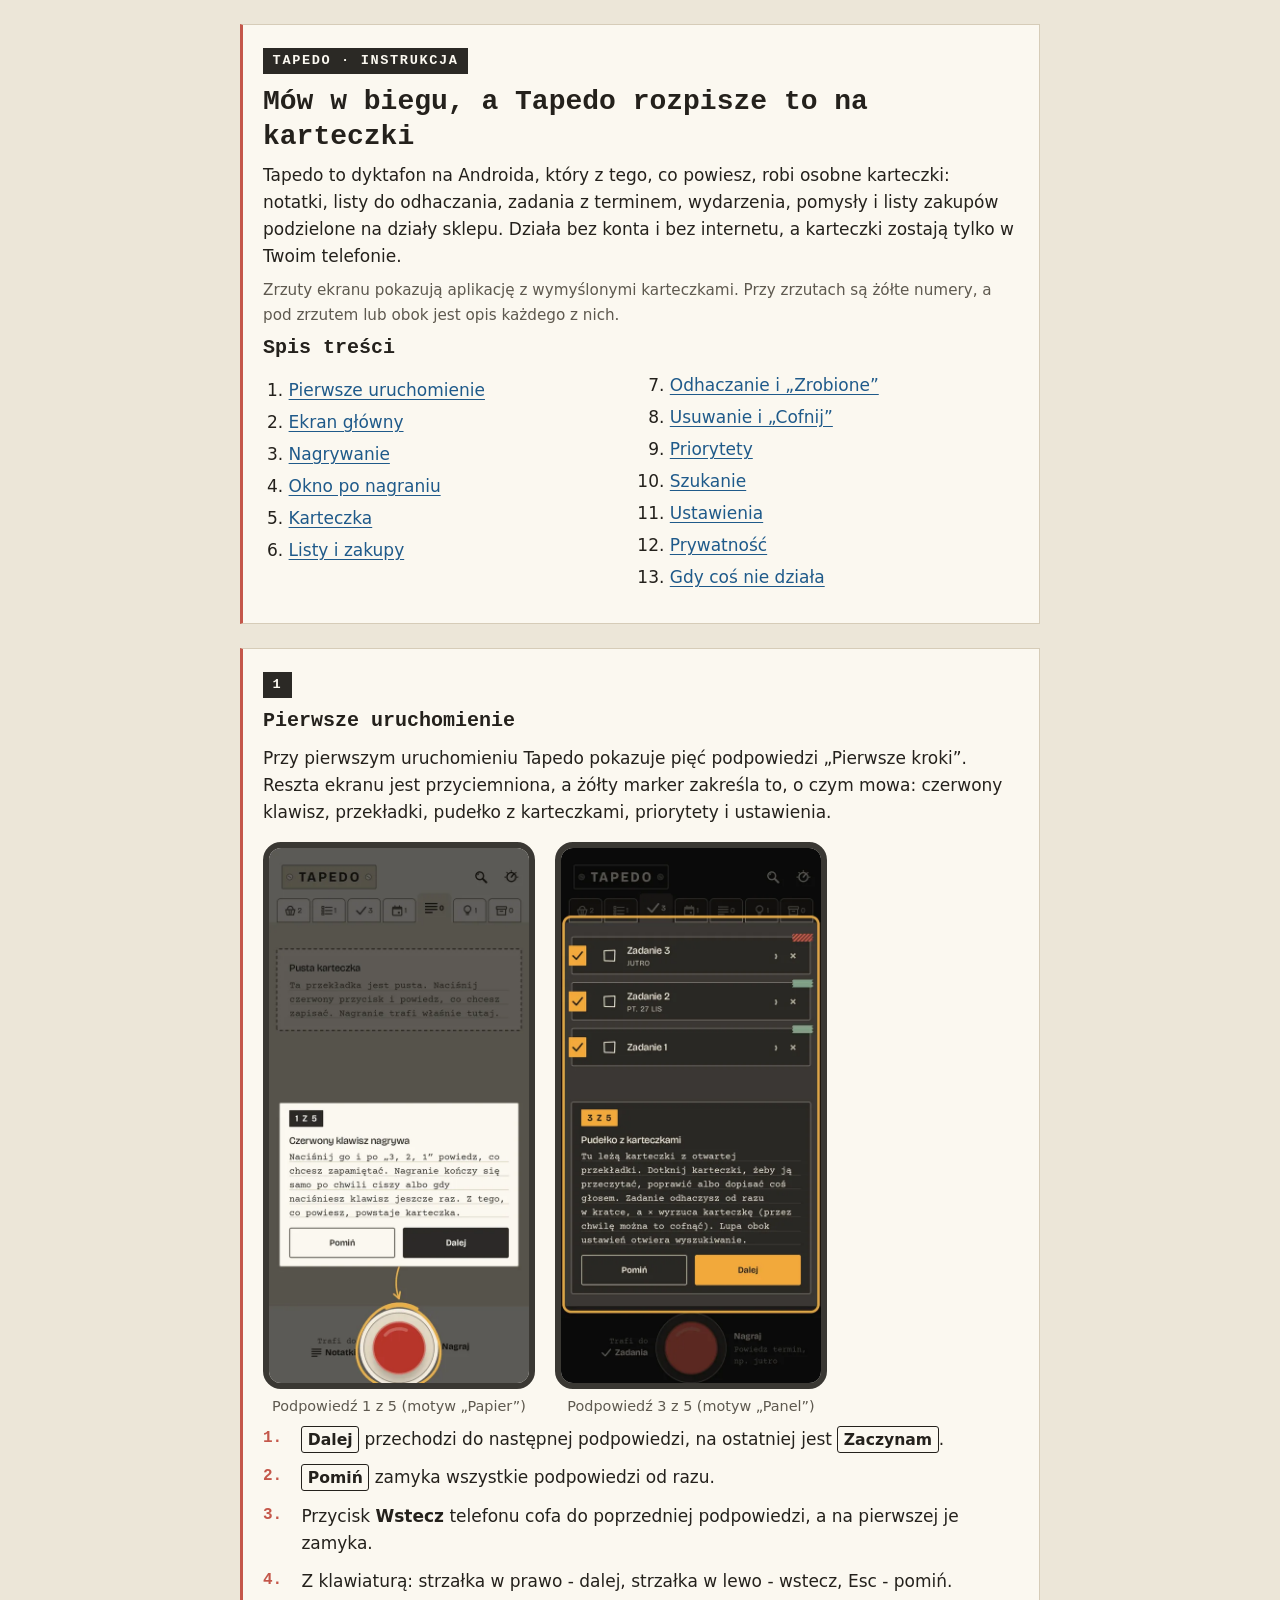
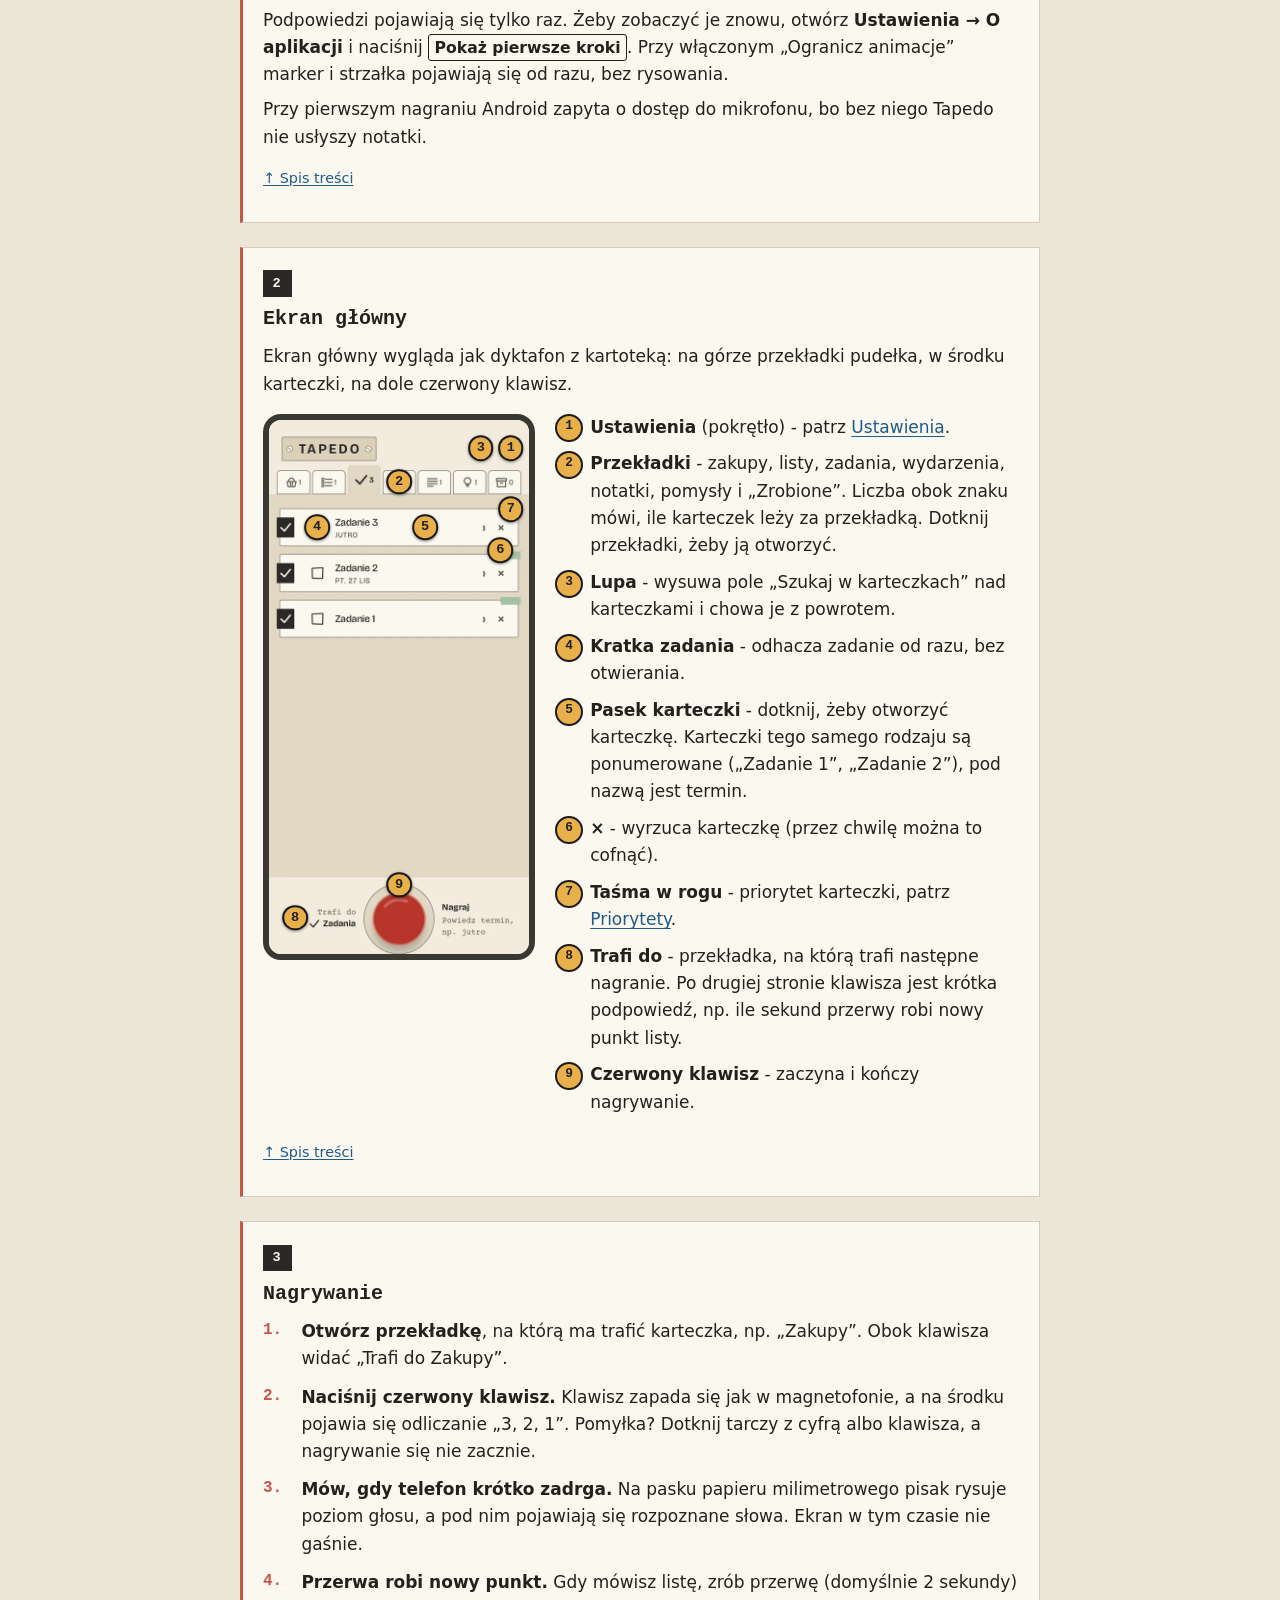
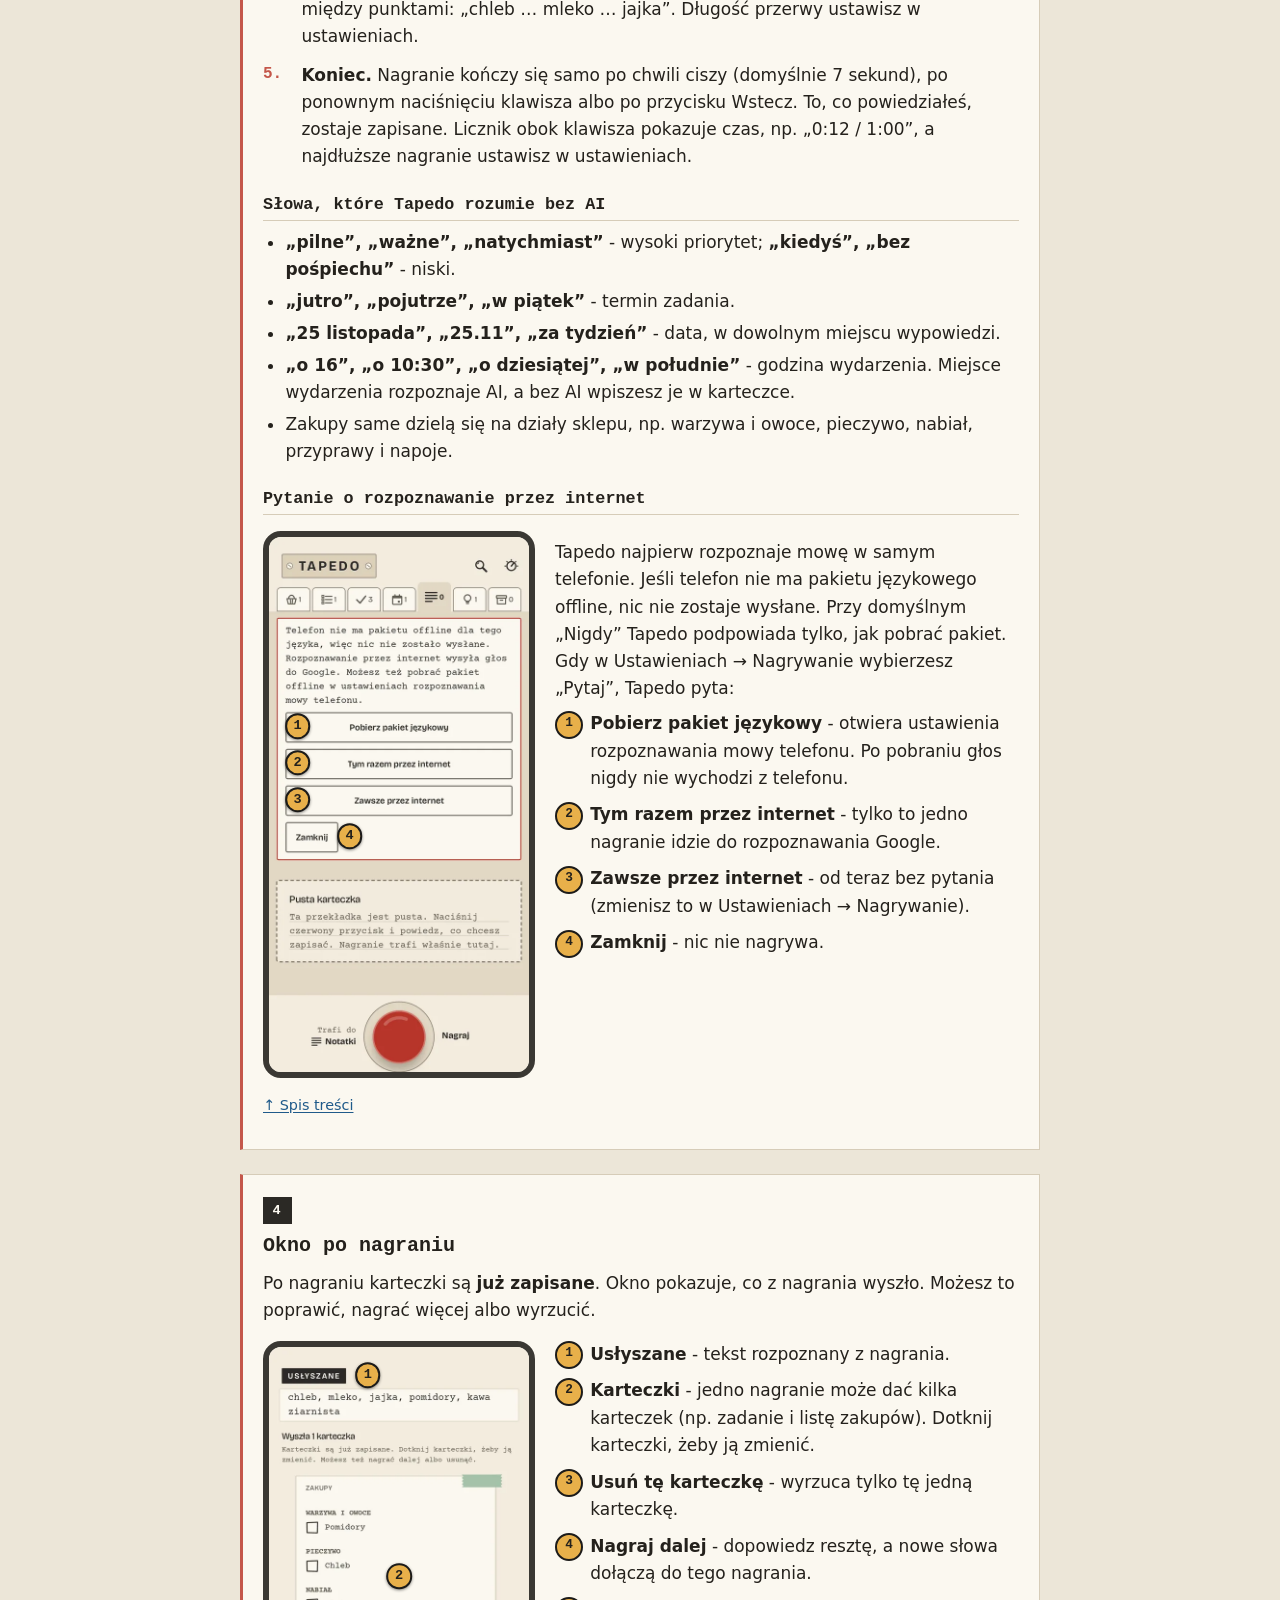
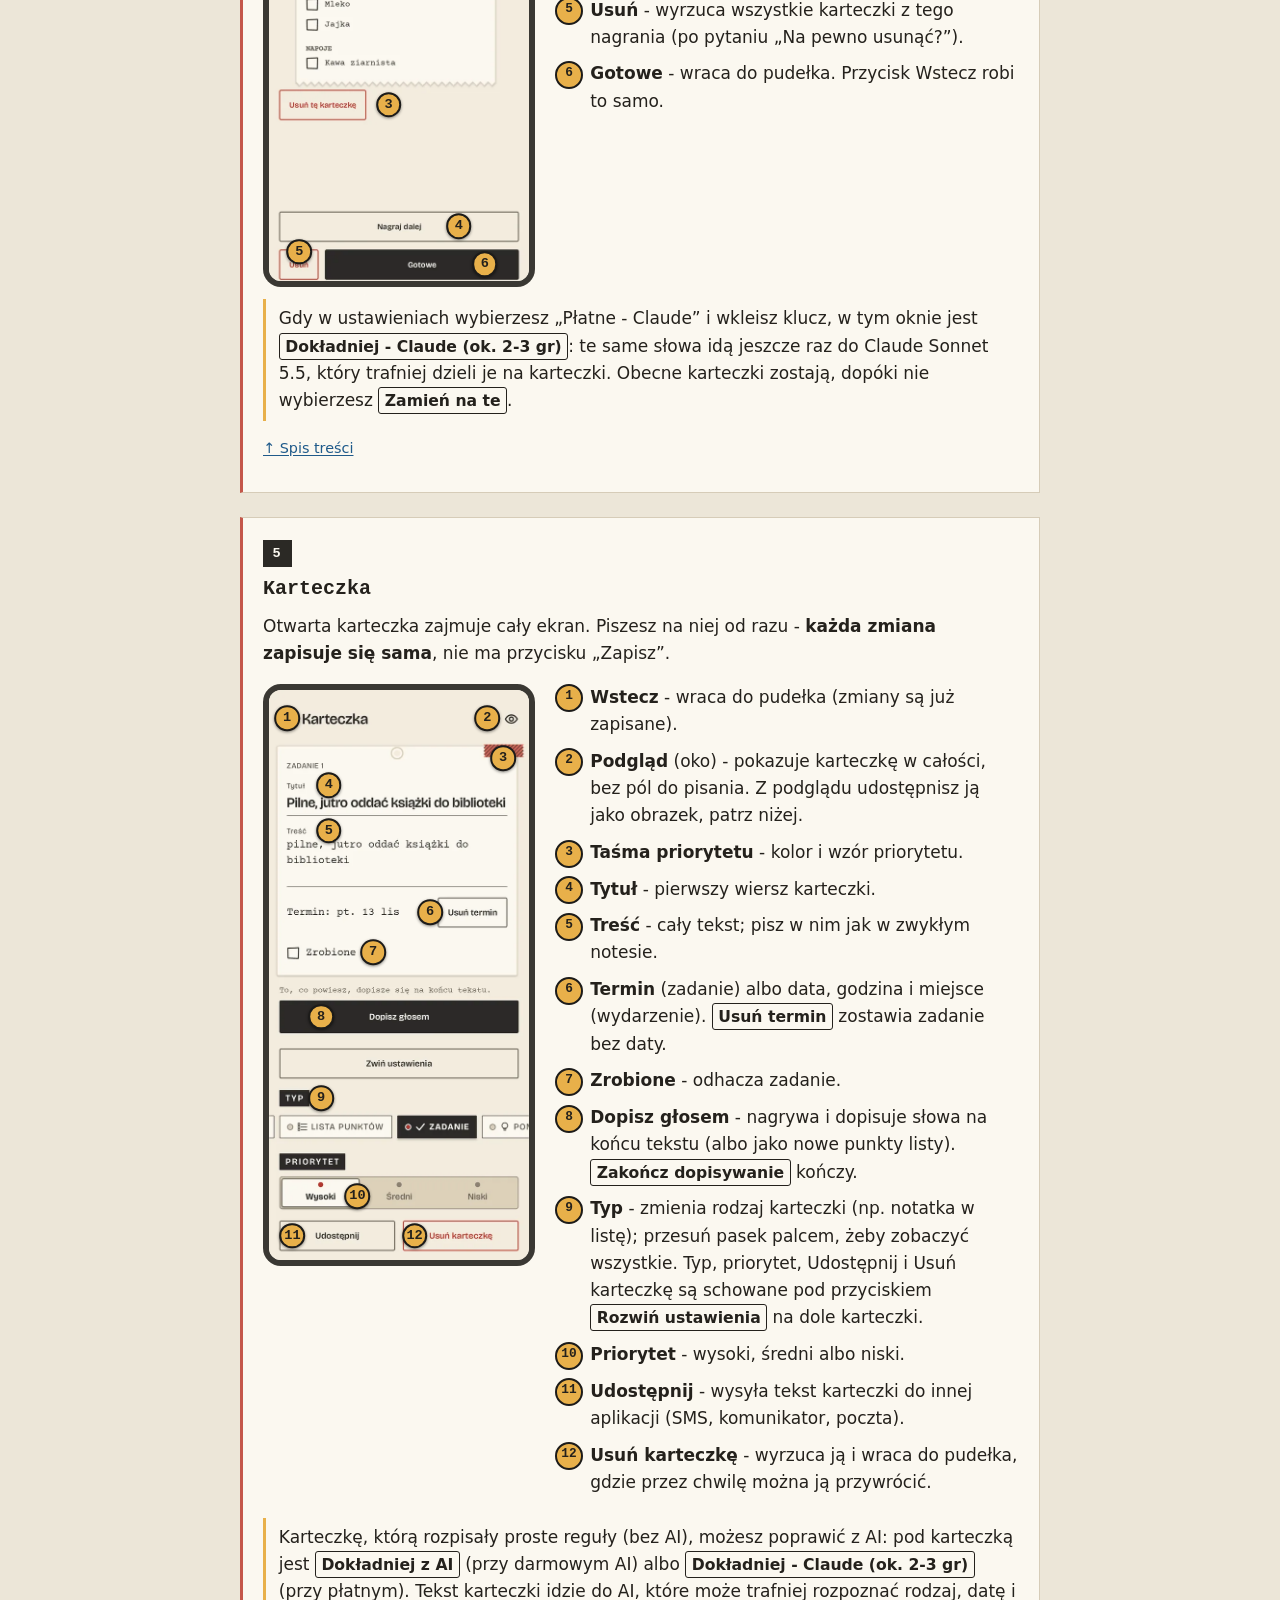
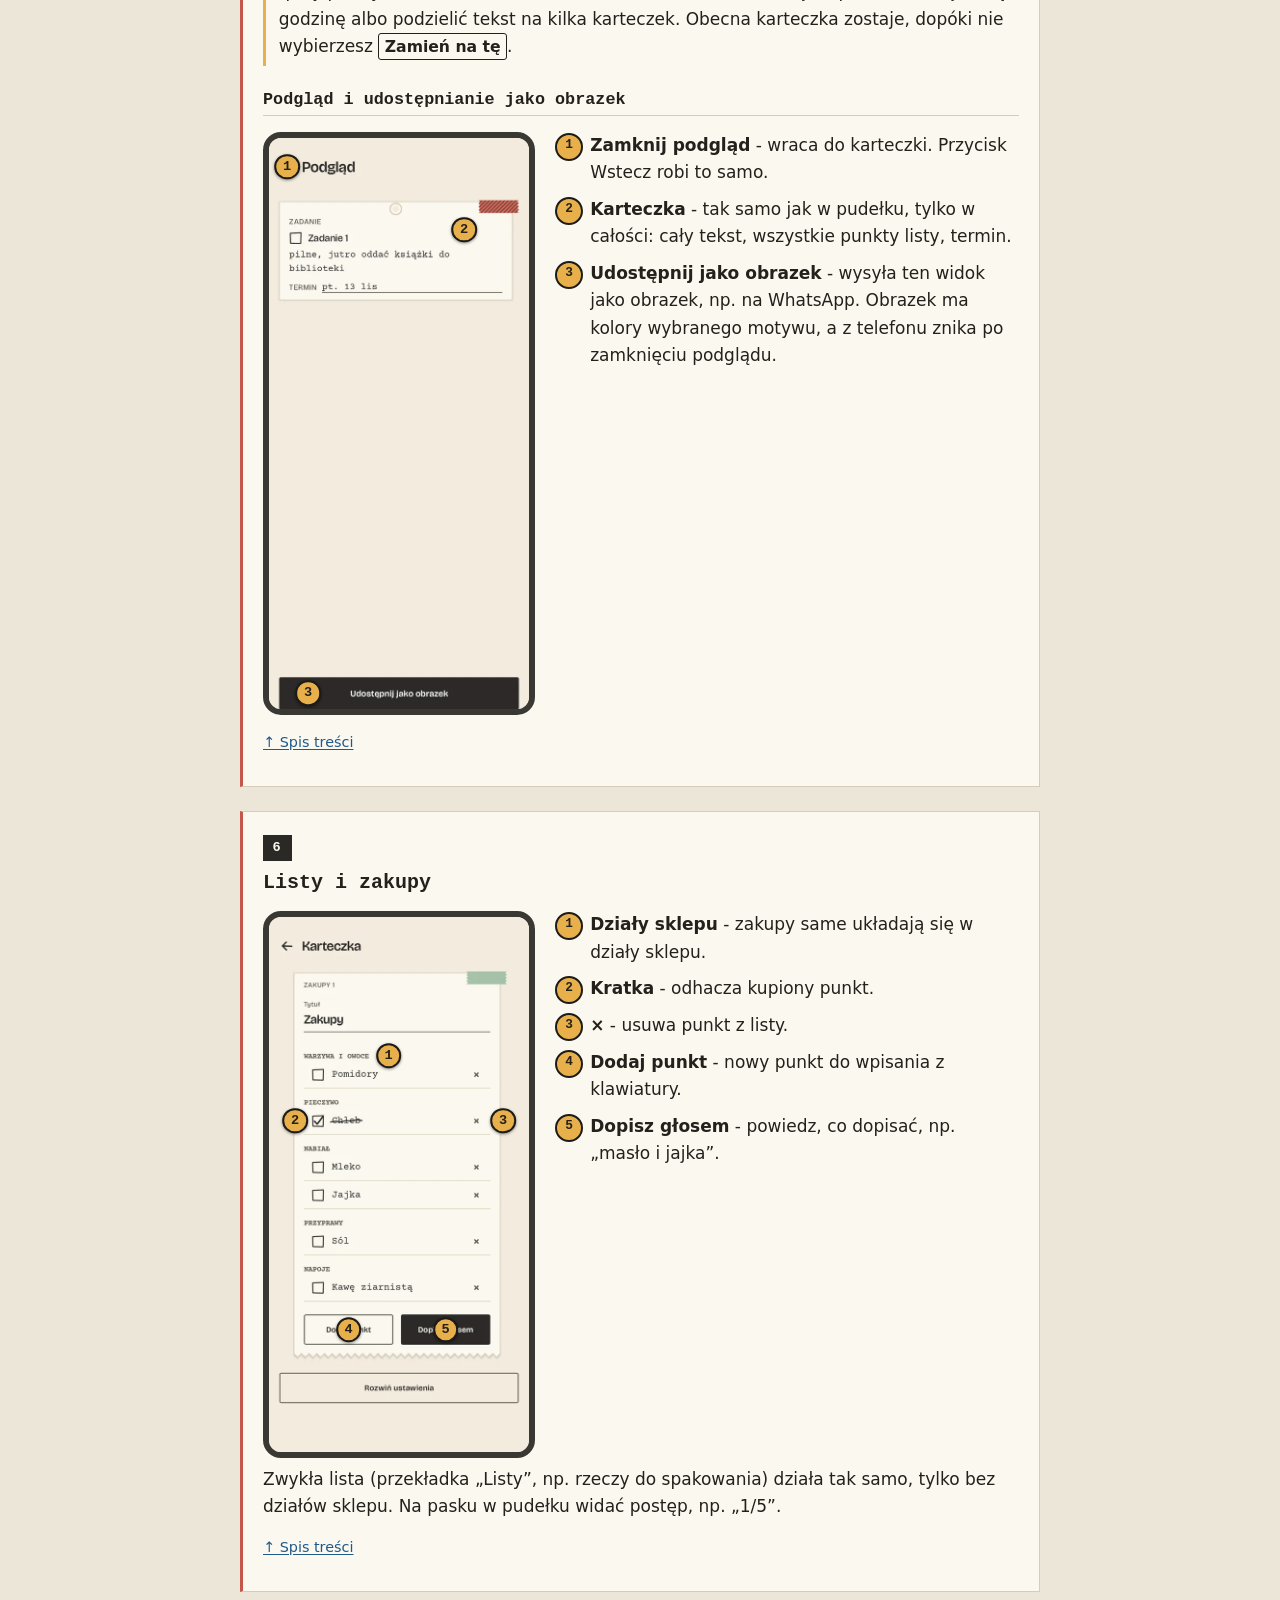
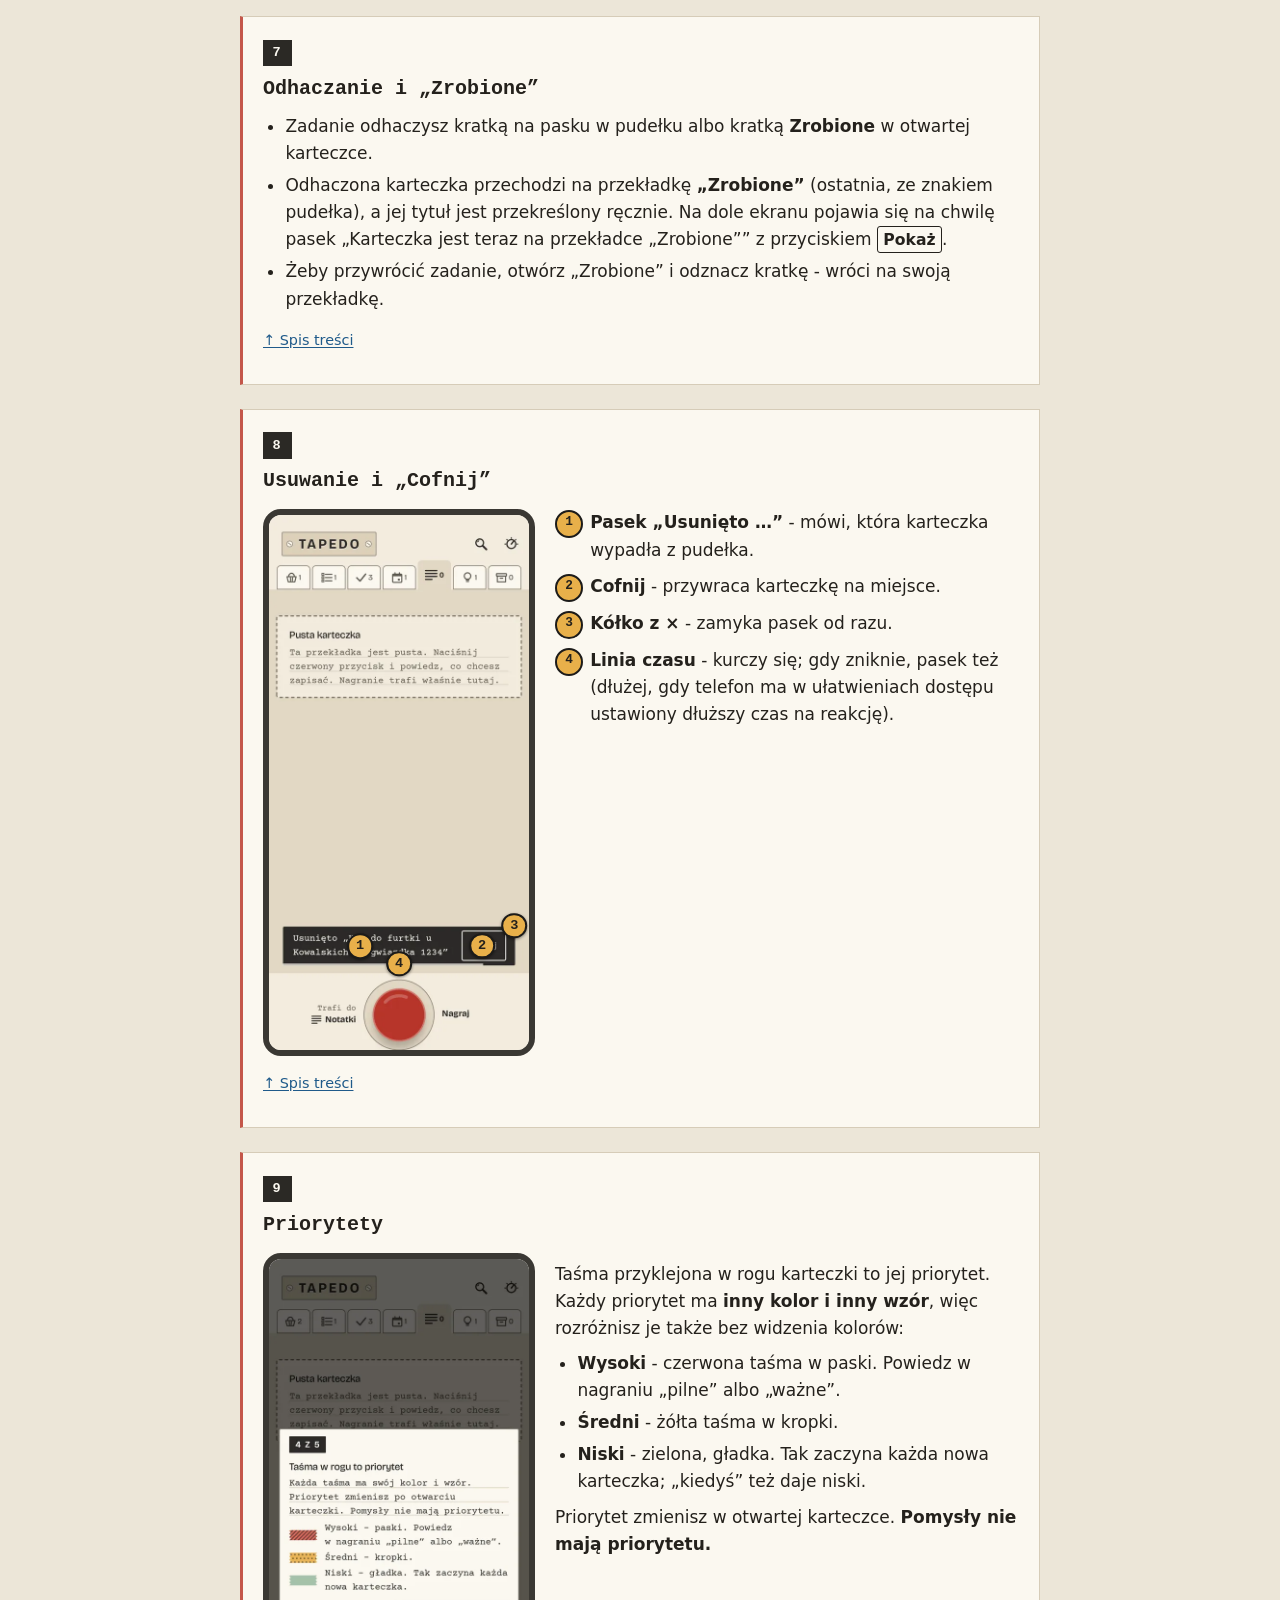
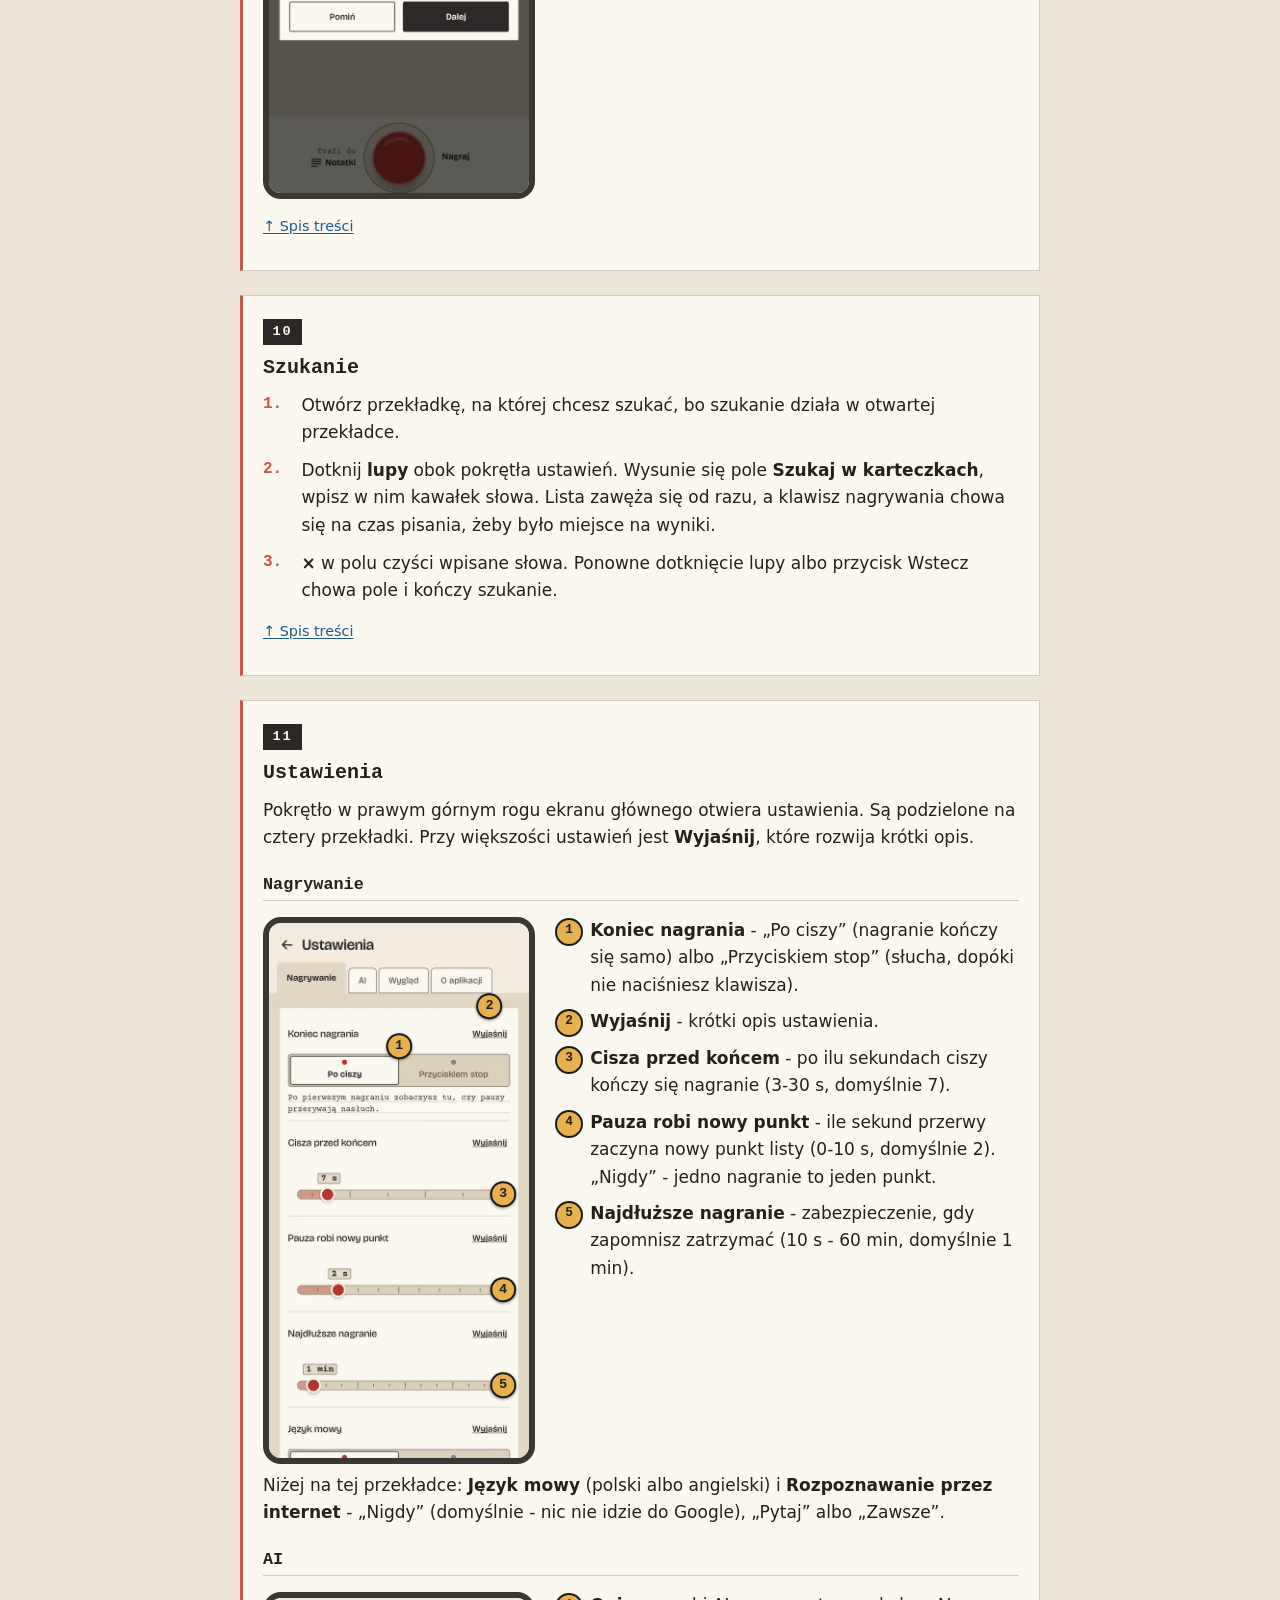
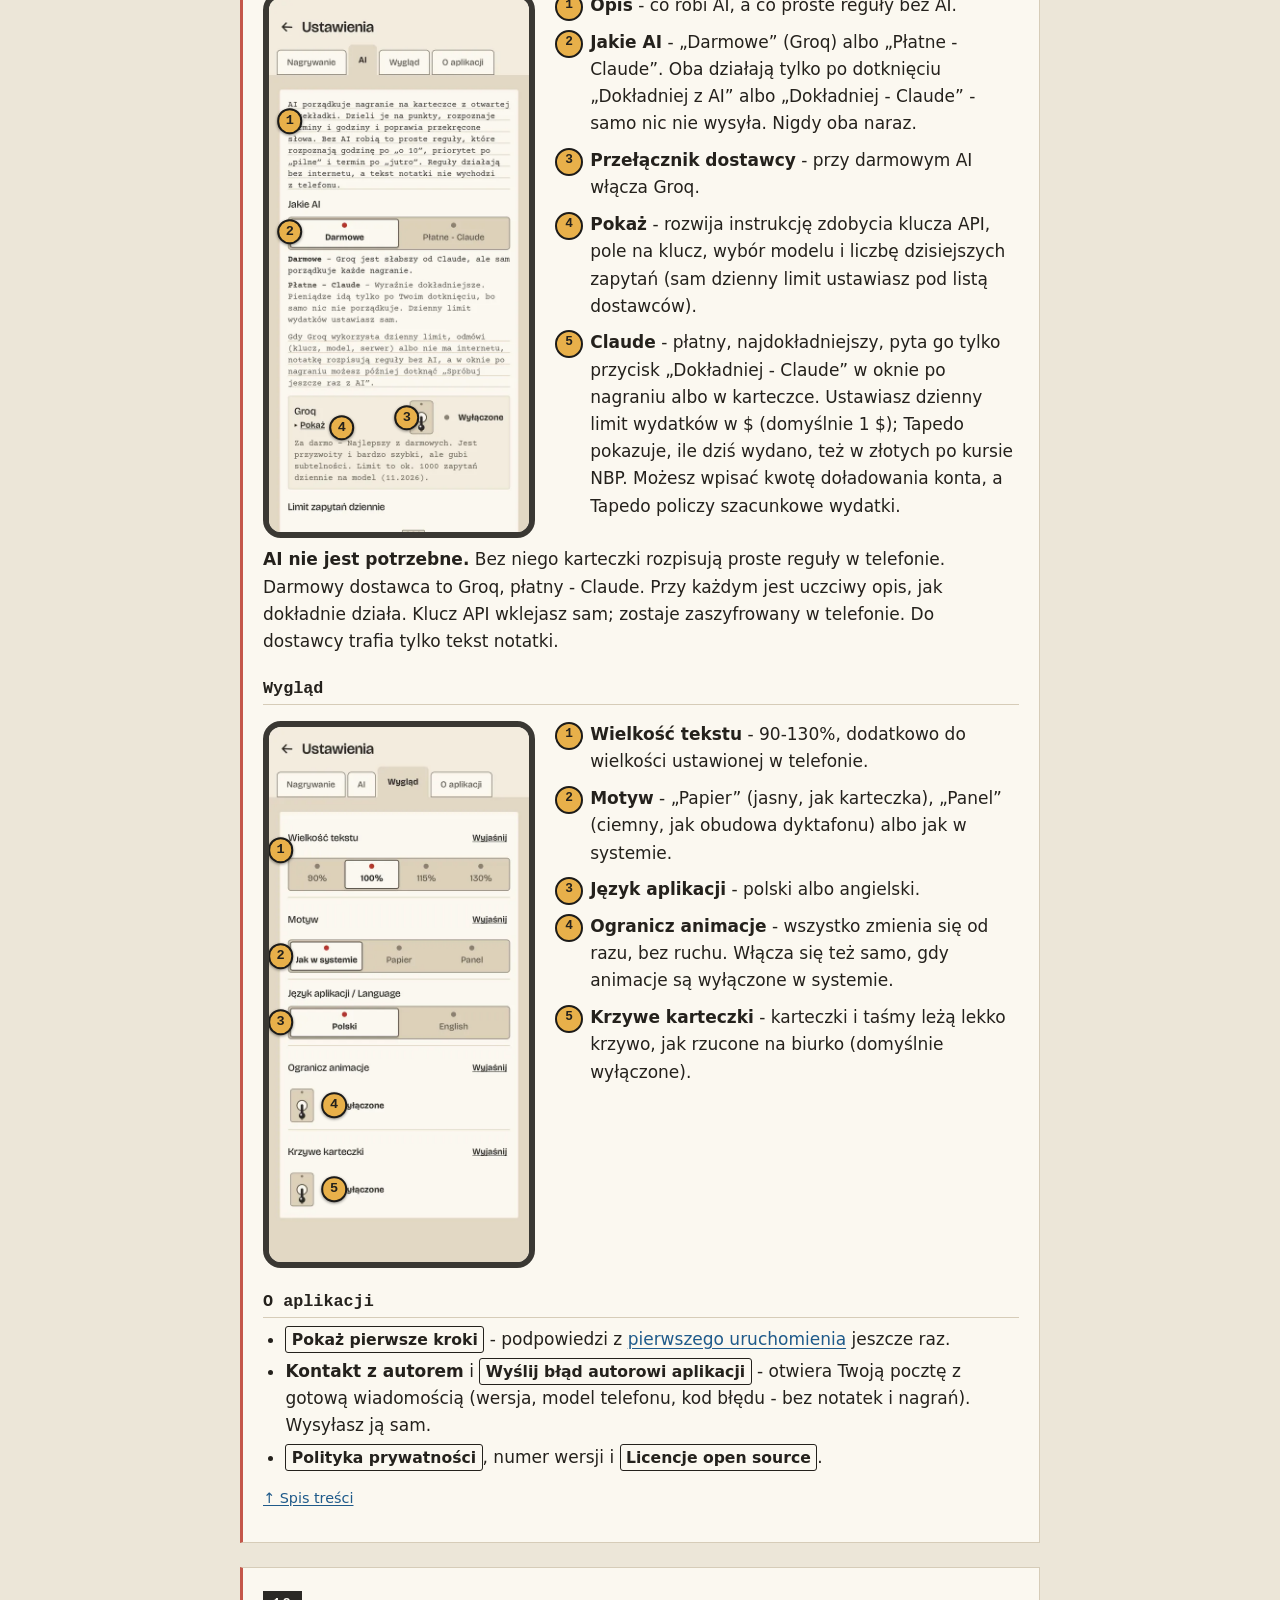
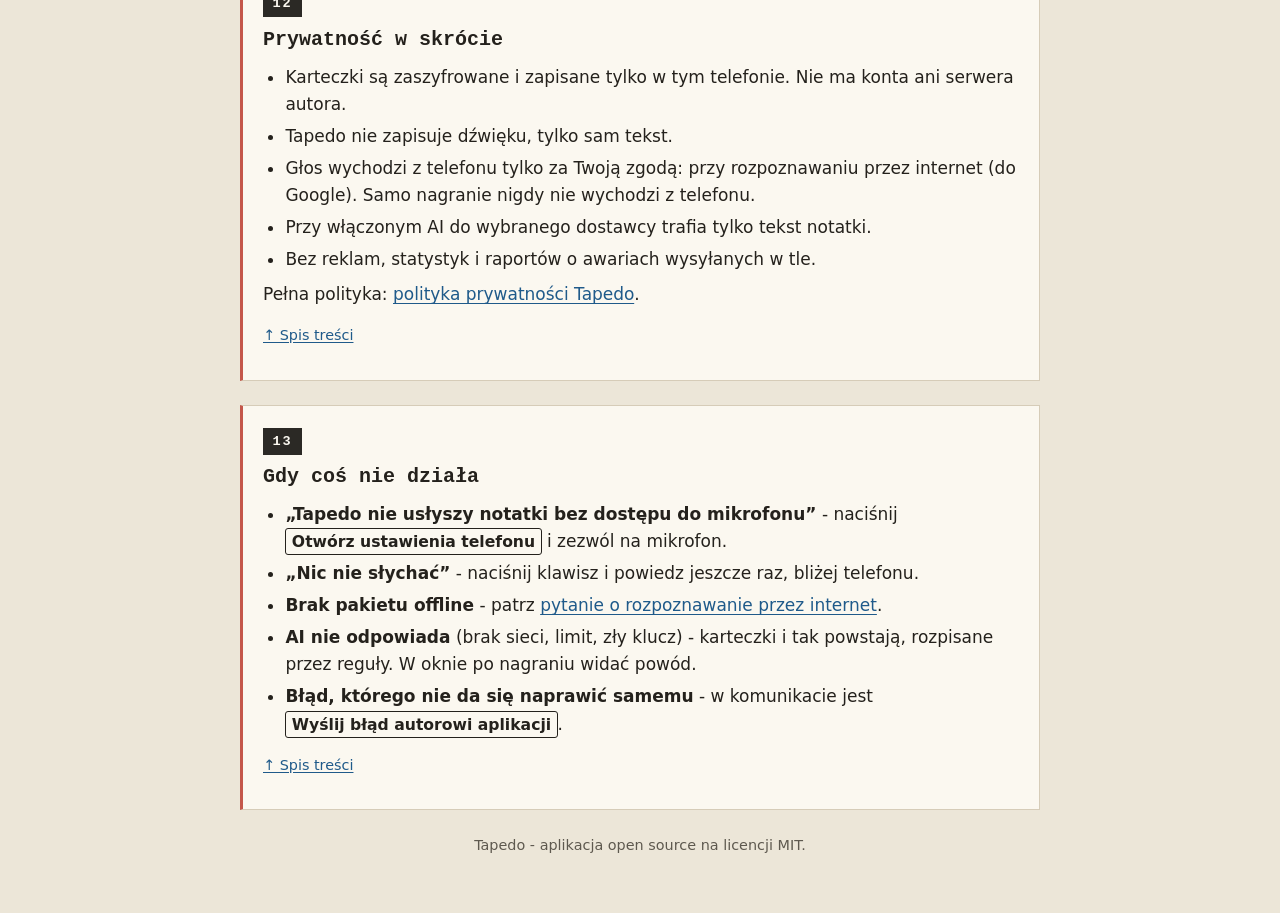
<file: demo/instrukcja/index.html>
<!doctype html>
<html lang="pl">
<head>
<meta charset="utf-8">
<meta name="viewport" content="width=device-width, initial-scale=1">
<title>Tapedo - instrukcja</title>
<meta name="description" content="Instrukcja aplikacji Tapedo na Androida: nagrywanie, karteczki, przekładki, priorytety i ustawienia - krok po kroku, ze zrzutami ekranu.">
<style>
  /*
   * The leaflet folded into the box of a new pocket recorder: a narrow paper booklet, numbered chapters on
   * label-maker tape, screenshots with yellow marker numbers - the same marker the app's "first steps" use.
   * Light = the app's "Paper" theme, dark = "Panel".
   */
  :root {
    --bg: #ece6d8;
    --card: #fbf8f0;
    --ink: #24211c;
    --muted: #5e594f;
    --rule: #d6ccb8;
    --margin: #c4574a;
    --link: #1f5a8a;
    --tape: #2b2925;
    --tape-ink: #fbf8f0;
    --marker: #e8b04a;
    --marker-ink: #24211c;
    --frame: #3a3833;
  }
  @media (prefers-color-scheme: dark) {
    :root {
      --bg: #141413;
      --card: #222120;
      --ink: #ece7dd;
      --muted: #b7b0a3;
      --rule: #3c3a36;
      --margin: #e0806f;
      --link: #8cc1ec;
      --tape: #e0a440;
      --tape-ink: #1c1b19;
      --marker: #e8b04a;
      --marker-ink: #1c1b19;
      --frame: #55524b;
    }
  }
  * { box-sizing: border-box; }
  html { -webkit-text-size-adjust: 100%; scroll-padding-top: 1rem; }
  body {
    margin: 0;
    background: var(--bg);
    color: var(--ink);
    font: 1.0625rem/1.6 system-ui, -apple-system, "Segoe UI", Roboto, sans-serif;
  }
  main { max-width: 52rem; margin: 0 auto; padding: 1.5rem 1rem 3rem; }
  .cover, section {
    background: var(--card);
    border: 1px solid var(--rule);
    border-left: 3px solid var(--margin);
    padding: 1.25rem 1.25rem 1.5rem;
    margin-bottom: 1.5rem;
  }
  .tape {
    display: inline-block;
    background: var(--tape);
    color: var(--tape-ink);
    font: 700 0.85rem/1 ui-monospace, "Courier New", monospace;
    letter-spacing: 0.12em;
    text-transform: uppercase;
    padding: 0.4rem 0.6rem;
    margin: 0 0 0.6rem;
  }
  h1, h2, h3 { font-family: ui-monospace, "Courier New", monospace; line-height: 1.25; }
  h1 { font-size: 1.75rem; margin: 0 0 0.5rem; }
  h2 { font-size: 1.25rem; margin: 0 0 0.75rem; }
  h3 { font-size: 1.05rem; margin: 1.5rem 0 0.5rem; padding-bottom: 0.25rem; border-bottom: 1px solid var(--rule); }
  p, ul, ol { margin: 0.5rem 0; }
  ul, ol { padding-left: 1.4rem; }
  li { margin: 0.3rem 0; }
  a { color: var(--link); text-underline-offset: 0.15em; }
  a:focus-visible { outline: 2px solid var(--link); outline-offset: 2px; }
  b, strong { font-weight: 650; }
  .muted { color: var(--muted); font-size: 0.95rem; }
  .key {
    display: inline-block;
    border: 1.5px solid currentColor;
    border-radius: 3px;
    padding: 0 0.35em;
    font-size: 0.92em;
    font-weight: 600;
  }
  .toc { columns: 2 14rem; column-gap: 2rem; padding-left: 1.6rem; }
  .toc li { break-inside: avoid; }

  /* A screenshot and its numbered legend side by side; one under the other on a phone. */
  .shot { display: grid; grid-template-columns: minmax(0, 17rem) minmax(0, 1fr); gap: 1.25rem; align-items: start; margin: 1rem 0 0.5rem; }
  .shot.solo { grid-template-columns: minmax(0, 17rem); }
  .shot.pair { grid-template-columns: repeat(2, minmax(0, 17rem)); }
  @media (max-width: 40rem) {
    .shot, .shot.pair { grid-template-columns: minmax(0, 1fr); }
    .phone { max-width: 19rem; margin: 0 auto; }
  }
  figure { margin: 0; }
  .phone {
    position: relative;
    border: 6px solid var(--frame);
    border-radius: 18px;
    overflow: hidden;
    background: var(--frame);
  }
  .phone img { display: block; width: 100%; height: auto; }
  figcaption { font-size: 0.9rem; color: var(--muted); margin-top: 0.4rem; text-align: center; }
  /* Marker numbers: a yellow dot with a dark typed digit and a dark ring, so it reads on light and dark screens. */
  .pin {
    position: absolute;
    left: var(--x);
    top: var(--y);
    transform: translate(-50%, -50%);
    width: 1.6rem;
    height: 1.6rem;
    border-radius: 50%;
    background: var(--marker);
    color: var(--marker-ink);
    border: 2px solid #1c1b19;
    font: 700 0.85rem/1.35rem ui-monospace, "Courier New", monospace;
    text-align: center;
    box-shadow: 0 1px 3px rgba(0, 0, 0, 0.45);
  }
  .legend { list-style: none; padding: 0; margin: 0; counter-reset: pin; }
  .legend li { position: relative; padding-left: 2.2rem; margin: 0 0 0.6rem; }
  .legend li::before {
    counter-increment: pin;
    content: counter(pin);
    position: absolute;
    left: 0;
    top: 0.05rem;
    width: 1.5rem;
    height: 1.5rem;
    border-radius: 50%;
    background: var(--marker);
    color: var(--marker-ink);
    border: 2px solid #1c1b19;
    font: 700 0.8rem/1.25rem ui-monospace, "Courier New", monospace;
    text-align: center;
  }
  .steps { counter-reset: step; list-style: none; padding: 0; }
  .steps li { position: relative; padding-left: 2.4rem; margin: 0 0 0.7rem; }
  .steps li::before {
    counter-increment: step;
    content: counter(step) ".";
    position: absolute;
    left: 0;
    font: 700 1rem/1.6 ui-monospace, "Courier New", monospace;
    color: var(--margin);
  }
  .note {
    border-left: 3px solid var(--marker);
    padding: 0.4rem 0 0.4rem 0.8rem;
    margin: 0.75rem 0;
  }
  .back { font-size: 0.9rem; margin-top: 1rem; }
  footer { text-align: center; color: var(--muted); font-size: 0.9rem; }
</style>
</head>
<body>
<main>

<header class="cover">
  <p class="tape">Tapedo · instrukcja</p>
  <h1>Mów w biegu, a Tapedo rozpisze to na karteczki</h1>
  <p>Tapedo to dyktafon na Androida, który z tego, co powiesz, robi osobne karteczki: notatki, listy do odhaczania, zadania z terminem, wydarzenia, pomysły i listy zakupów podzielone na działy sklepu. Działa bez konta i bez internetu, a karteczki zostają tylko w Twoim telefonie.</p>
  <p class="muted">Zrzuty ekranu pokazują aplikację z wymyślonymi karteczkami. Przy zrzutach są żółte numery, a pod zrzutem lub obok jest opis każdego z nich.</p>
  <h2 id="spis">Spis treści</h2>
  <ol class="toc">
    <li><a href="#pierwsze-kroki">Pierwsze uruchomienie</a></li>
    <li><a href="#ekran-glowny">Ekran główny</a></li>
    <li><a href="#nagrywanie">Nagrywanie</a></li>
    <li><a href="#po-nagraniu">Okno po nagraniu</a></li>
    <li><a href="#karteczka">Karteczka</a></li>
    <li><a href="#listy">Listy i zakupy</a></li>
    <li><a href="#zrobione">Odhaczanie i „Zrobione”</a></li>
    <li><a href="#usuwanie">Usuwanie i „Cofnij”</a></li>
    <li><a href="#priorytety">Priorytety</a></li>
    <li><a href="#szukanie">Szukanie</a></li>
    <li><a href="#ustawienia">Ustawienia</a></li>
    <li><a href="#prywatnosc">Prywatność</a></li>
    <li><a href="#problemy">Gdy coś nie działa</a></li>
  </ol>
</header>

<section id="pierwsze-kroki">
  <p class="tape">1</p>
  <h2>Pierwsze uruchomienie</h2>
  <p>Przy pierwszym uruchomieniu Tapedo pokazuje pięć podpowiedzi „Pierwsze kroki”. Reszta ekranu jest przyciemniona, a żółty marker zakreśla to, o czym mowa: czerwony klawisz, przekładki, pudełko z karteczkami, priorytety i ustawienia.</p>
  <div class="shot pair">
    <figure>
      <div class="phone"><img src="img/kroki-1.webp?v=6d385aa845" width="540" height="1110" loading="lazy" alt="Pierwsza podpowiedź „Czerwony klawisz nagrywa”: ekran przyciemniony, czerwony klawisz zakreślony żółtym markerem, strzałka od karteczki z opisem do klawisza, przyciski Pomiń i Dalej."></div>
      <figcaption>Podpowiedź 1 z 5 (motyw „Papier”)</figcaption>
    </figure>
    <figure>
      <div class="phone"><img src="img/kroki-3-panel.webp?v=eec7503e10" width="540" height="1110" loading="lazy" alt="Trzecia podpowiedź „Pudełko z karteczkami” w ciemnym motywie Panel: pudełko z trzema zadaniami obwiedzione żółtą ramką, karteczka z opisem leży na jego dolnej części."></div>
      <figcaption>Podpowiedź 3 z 5 (motyw „Panel”)</figcaption>
    </figure>
  </div>
  <ol class="steps">
    <li><span class="key">Dalej</span> przechodzi do następnej podpowiedzi, na ostatniej jest <span class="key">Zaczynam</span>.</li>
    <li><span class="key">Pomiń</span> zamyka wszystkie podpowiedzi od razu.</li>
    <li>Przycisk <b>Wstecz</b> telefonu cofa do poprzedniej podpowiedzi, a na pierwszej je zamyka.</li>
    <li>Z klawiaturą: strzałka w prawo - dalej, strzałka w lewo - wstecz, Esc - pomiń.</li>
  </ol>
  <p>Podpowiedzi pojawiają się tylko raz. Żeby zobaczyć je znowu, otwórz <b>Ustawienia → O aplikacji</b> i naciśnij <span class="key">Pokaż pierwsze kroki</span>. Przy włączonym „Ogranicz animacje” marker i strzałka pojawiają się od razu, bez rysowania.</p>
  <p>Przy pierwszym nagraniu Android zapyta o dostęp do mikrofonu, bo bez niego Tapedo nie usłyszy notatki.</p>
  <p class="back"><a href="#spis">↑ Spis treści</a></p>
</section>

<section id="ekran-glowny">
  <p class="tape">2</p>
  <h2>Ekran główny</h2>
  <p>Ekran główny wygląda jak dyktafon z kartoteką: na górze przekładki pudełka, w środku karteczki, na dole czerwony klawisz.</p>
  <div class="shot">
    <figure>
      <div class="phone">
        <img src="img/glowny.webp?v=3d6a74c6a3" width="540" height="1110" loading="lazy" alt="Ekran główny: przekładki z liczbą karteczek, otwarta przekładka Zadania z trzema zadaniami, lupa wyszukiwania, czerwony klawisz nagrywania z podpisami po bokach.">
        <span class="pin" style="--x:93%;--y:5.3%" aria-hidden="true">1</span>
        <span class="pin" style="--x:50%;--y:11.6%" aria-hidden="true">2</span>
        <span class="pin" style="--x:81.5%;--y:5.3%" aria-hidden="true">3</span>
        <span class="pin" style="--x:18.5%;--y:20.1%" aria-hidden="true">4</span>
        <span class="pin" style="--x:60%;--y:20.1%" aria-hidden="true">5</span>
        <span class="pin" style="--x:89%;--y:24.4%" aria-hidden="true">6</span>
        <span class="pin" style="--x:93%;--y:16.8%" aria-hidden="true">7</span>
        <span class="pin" style="--x:10%;--y:93.2%" aria-hidden="true">8</span>
        <span class="pin" style="--x:50%;--y:87%" aria-hidden="true">9</span>
      </div>
    </figure>
    <ol class="legend">
      <li><b>Ustawienia</b> (pokrętło) - patrz <a href="#ustawienia">Ustawienia</a>.</li>
      <li><b>Przekładki</b> - zakupy, listy, zadania, wydarzenia, notatki, pomysły i „Zrobione”. Liczba obok znaku mówi, ile karteczek leży za przekładką. Dotknij przekładki, żeby ją otworzyć.</li>
      <li><b>Lupa</b> - wysuwa pole „Szukaj w karteczkach” nad karteczkami i chowa je z powrotem.</li>
      <li><b>Kratka zadania</b> - odhacza zadanie od razu, bez otwierania.</li>
      <li><b>Pasek karteczki</b> - dotknij, żeby otworzyć karteczkę. Karteczki tego samego rodzaju są ponumerowane („Zadanie 1”, „Zadanie 2”), pod nazwą jest termin.</li>
      <li><b>×</b> - wyrzuca karteczkę (przez chwilę można to cofnąć).</li>
      <li><b>Taśma w rogu</b> - priorytet karteczki, patrz <a href="#priorytety">Priorytety</a>.</li>
      <li><b>Trafi do</b> - przekładka, na którą trafi następne nagranie. Po drugiej stronie klawisza jest krótka podpowiedź, np. ile sekund przerwy robi nowy punkt listy.</li>
      <li><b>Czerwony klawisz</b> - zaczyna i kończy nagrywanie.</li>
    </ol>
  </div>
  <p class="back"><a href="#spis">↑ Spis treści</a></p>
</section>

<section id="nagrywanie">
  <p class="tape">3</p>
  <h2>Nagrywanie</h2>
  <ol class="steps">
    <li><b>Otwórz przekładkę</b>, na którą ma trafić karteczka, np. „Zakupy”. Obok klawisza widać „Trafi do Zakupy”.</li>
    <li><b>Naciśnij czerwony klawisz.</b> Klawisz zapada się jak w magnetofonie, a na środku pojawia się odliczanie „3, 2, 1”. Pomyłka? Dotknij tarczy z cyfrą albo klawisza, a nagrywanie się nie zacznie.</li>
    <li><b>Mów, gdy telefon krótko zadrga.</b> Na pasku papieru milimetrowego pisak rysuje poziom głosu, a pod nim pojawiają się rozpoznane słowa. Ekran w tym czasie nie gaśnie.</li>
    <li><b>Przerwa robi nowy punkt.</b> Gdy mówisz listę, zrób przerwę (domyślnie 2 sekundy) między punktami: „chleb … mleko … jajka”. Długość przerwy ustawisz w ustawieniach.</li>
    <li><b>Koniec.</b> Nagranie kończy się samo po chwili ciszy (domyślnie 7 sekund), po ponownym naciśnięciu klawisza albo po przycisku Wstecz. To, co powiedziałeś, zostaje zapisane. Licznik obok klawisza pokazuje czas, np. „0:12 / 1:00”, a najdłuższe nagranie ustawisz w ustawieniach.</li>
  </ol>
  <h3>Słowa, które Tapedo rozumie bez AI</h3>
  <ul>
    <li><b>„pilne”, „ważne”, „natychmiast”</b> - wysoki priorytet; <b>„kiedyś”, „bez pośpiechu”</b> - niski.</li>
    <li><b>„jutro”, „pojutrze”, „w piątek”</b> - termin zadania.</li>
    <li><b>„25 listopada”, „25.11”, „za tydzień”</b> - data, w dowolnym miejscu wypowiedzi.</li>
    <li><b>„o 16”, „o 10:30”, „o dziesiątej”, „w południe”</b> - godzina wydarzenia. Miejsce wydarzenia rozpoznaje AI, a bez AI wpiszesz je w karteczce.</li>
    <li>Zakupy same dzielą się na działy sklepu, np. warzywa i owoce, pieczywo, nabiał, przyprawy i napoje.</li>
  </ul>
  <h3 id="pakiet">Pytanie o rozpoznawanie przez internet</h3>
  <div class="shot">
    <figure>
      <div class="phone">
        <img src="img/pakiet.webp?v=7b528ad4b1" width="540" height="1110" loading="lazy" alt="Czerwona ramka z informacją, że telefon nie ma pakietu offline dla tego języka, i przyciskami: Pobierz pakiet językowy, Tym razem przez internet, Zawsze przez internet, Zamknij.">
        <span class="pin" style="--x:11%;--y:35.4%" aria-hidden="true">1</span>
        <span class="pin" style="--x:11%;--y:42.2%" aria-hidden="true">2</span>
        <span class="pin" style="--x:11%;--y:49.1%" aria-hidden="true">3</span>
        <span class="pin" style="--x:31%;--y:55.9%" aria-hidden="true">4</span>
      </div>
    </figure>
    <div>
      <p>Tapedo najpierw rozpoznaje mowę w samym telefonie. Jeśli telefon nie ma pakietu językowego offline, nic nie zostaje wysłane. Przy domyślnym „Nigdy” Tapedo podpowiada tylko, jak pobrać pakiet. Gdy w Ustawieniach → Nagrywanie wybierzesz „Pytaj”, Tapedo pyta:</p>
      <ol class="legend">
        <li><b>Pobierz pakiet językowy</b> - otwiera ustawienia rozpoznawania mowy telefonu. Po pobraniu głos nigdy nie wychodzi z telefonu.</li>
        <li><b>Tym razem przez internet</b> - tylko to jedno nagranie idzie do rozpoznawania Google.</li>
        <li><b>Zawsze przez internet</b> - od teraz bez pytania (zmienisz to w Ustawieniach → Nagrywanie).</li>
        <li><b>Zamknij</b> - nic nie nagrywa.</li>
      </ol>
    </div>
  </div>
  <p class="back"><a href="#spis">↑ Spis treści</a></p>
</section>

<section id="po-nagraniu">
  <p class="tape">4</p>
  <h2>Okno po nagraniu</h2>
  <p>Po nagraniu karteczki są <b>już zapisane</b>. Okno pokazuje, co z nagrania wyszło. Możesz to poprawić, nagrać więcej albo wyrzucić.</p>
  <div class="shot">
    <figure>
      <div class="phone">
        <img src="img/po-nagraniu.webp?v=fb05ababd7" width="540" height="1110" loading="lazy" alt="Okno po nagraniu: tekst „chleb, mleko, jajka, pomidory, kawa ziarnista”, karteczka zakupów podzielona na działy sklepu z kratkami, przyciski Usuń tę karteczkę, Nagraj dalej, Usuń i Gotowe.">
        <span class="pin" style="--x:38%;--y:5.4%" aria-hidden="true">1</span>
        <span class="pin" style="--x:50%;--y:43%" aria-hidden="true">2</span>
        <span class="pin" style="--x:46%;--y:67%" aria-hidden="true">3</span>
        <span class="pin" style="--x:73%;--y:89.7%" aria-hidden="true">4</span>
        <span class="pin" style="--x:11.7%;--y:94.5%" aria-hidden="true">5</span>
        <span class="pin" style="--x:83%;--y:96.9%" aria-hidden="true">6</span>
      </div>
    </figure>
    <ol class="legend">
      <li><b>Usłyszane</b> - tekst rozpoznany z nagrania.</li>
      <li><b>Karteczki</b> - jedno nagranie może dać kilka karteczek (np. zadanie i listę zakupów). Dotknij karteczki, żeby ją zmienić.</li>
      <li><b>Usuń tę karteczkę</b> - wyrzuca tylko tę jedną karteczkę.</li>
      <li><b>Nagraj dalej</b> - dopowiedz resztę, a nowe słowa dołączą do tego nagrania.</li>
      <li><b>Usuń</b> - wyrzuca wszystkie karteczki z tego nagrania (po pytaniu „Na pewno usunąć?”).</li>
      <li><b>Gotowe</b> - wraca do pudełka. Przycisk Wstecz robi to samo.</li>
    </ol>
  </div>
  <p class="note">Gdy w ustawieniach wybierzesz „Płatne - Claude” i wkleisz klucz, w tym oknie jest <span class="key">Dokładniej - Claude (ok. 2-3 gr)</span>: te same słowa idą jeszcze raz do Claude Sonnet 5.5, który trafniej dzieli je na karteczki. Obecne karteczki zostają, dopóki nie wybierzesz <span class="key">Zamień na te</span>.</p>
  <p class="back"><a href="#spis">↑ Spis treści</a></p>
</section>

<section id="karteczka">
  <p class="tape">5</p>
  <h2>Karteczka</h2>
  <p>Otwarta karteczka zajmuje cały ekran. Piszesz na niej od razu - <b>każda zmiana zapisuje się sama</b>, nie ma przycisku „Zapisz”.</p>
  <div class="shot">
    <figure>
      <div class="phone">
        <img src="img/karteczka.webp?v=98ab8ab0cd" width="540" height="1185" loading="lazy" alt="Otwarta karteczka „Zadanie 1”: oko podglądu w prawym górnym rogu, tytuł, treść, termin z przyciskiem Usuń termin, kratka Zrobione, przycisk Dopisz głosem, wybór typu i priorytetu, przyciski Udostępnij i Usuń karteczkę.">
        <span class="pin" style="--x:7%;--y:5%" aria-hidden="true">1</span>
        <span class="pin" style="--x:84%;--y:5%" aria-hidden="true">2</span>
        <span class="pin" style="--x:90%;--y:12%" aria-hidden="true">3</span>
        <span class="pin" style="--x:23%;--y:16.8%" aria-hidden="true">4</span>
        <span class="pin" style="--x:23%;--y:24.7%" aria-hidden="true">5</span>
        <span class="pin" style="--x:62%;--y:39%" aria-hidden="true">6</span>
        <span class="pin" style="--x:40%;--y:46%" aria-hidden="true">7</span>
        <span class="pin" style="--x:20%;--y:57.3%" aria-hidden="true">8</span>
        <span class="pin" style="--x:20%;--y:71.6%" aria-hidden="true">9</span>
        <span class="pin" style="--x:34%;--y:88.8%" aria-hidden="true">10</span>
        <span class="pin" style="--x:9%;--y:95.7%" aria-hidden="true">11</span>
        <span class="pin" style="--x:56%;--y:95.7%" aria-hidden="true">12</span>
      </div>
    </figure>
    <ol class="legend">
      <li><b>Wstecz</b> - wraca do pudełka (zmiany są już zapisane).</li>
      <li><b>Podgląd</b> (oko) - pokazuje karteczkę w całości, bez pól do pisania. Z podglądu udostępnisz ją jako obrazek, patrz niżej.</li>
      <li><b>Taśma priorytetu</b> - kolor i wzór priorytetu.</li>
      <li><b>Tytuł</b> - pierwszy wiersz karteczki.</li>
      <li><b>Treść</b> - cały tekst; pisz w nim jak w zwykłym notesie.</li>
      <li><b>Termin</b> (zadanie) albo data, godzina i miejsce (wydarzenie). <span class="key">Usuń termin</span> zostawia zadanie bez daty.</li>
      <li><b>Zrobione</b> - odhacza zadanie.</li>
      <li><b>Dopisz głosem</b> - nagrywa i dopisuje słowa na końcu tekstu (albo jako nowe punkty listy). <span class="key">Zakończ dopisywanie</span> kończy.</li>
      <li><b>Typ</b> - zmienia rodzaj karteczki (np. notatka w listę); przesuń pasek palcem, żeby zobaczyć wszystkie. Typ, priorytet, Udostępnij i Usuń karteczkę są schowane pod przyciskiem <span class="key">Rozwiń ustawienia</span> na dole karteczki.</li>
      <li><b>Priorytet</b> - wysoki, średni albo niski.</li>
      <li><b>Udostępnij</b> - wysyła tekst karteczki do innej aplikacji (SMS, komunikator, poczta).</li>
      <li><b>Usuń karteczkę</b> - wyrzuca ją i wraca do pudełka, gdzie przez chwilę można ją przywrócić.</li>
    </ol>
  </div>
  <p class="note">Karteczkę, którą rozpisały proste reguły (bez AI), możesz poprawić z AI: pod karteczką jest <span class="key">Dokładniej z AI</span> (przy darmowym AI) albo <span class="key">Dokładniej - Claude (ok. 2-3 gr)</span> (przy płatnym). Tekst karteczki idzie do AI, które może trafniej rozpoznać rodzaj, datę i godzinę albo podzielić tekst na kilka karteczek. Obecna karteczka zostaje, dopóki nie wybierzesz <span class="key">Zamień na tę</span>.</p>
  <h3 id="podglad">Podgląd i udostępnianie jako obrazek</h3>
  <div class="shot">
    <figure>
      <div class="phone">
        <img src="img/podglad.webp?v=3c51c48c60" width="540" height="1185" loading="lazy" alt="Podgląd karteczki „Zadanie 1”: karteczka w całości, bez pól do pisania, a na dole przycisk Udostępnij jako obrazek.">
        <span class="pin" style="--x:7%;--y:5%" aria-hidden="true">1</span>
        <span class="pin" style="--x:75%;--y:16%" aria-hidden="true">2</span>
        <span class="pin" style="--x:15%;--y:97.3%" aria-hidden="true">3</span>
      </div>
    </figure>
    <ol class="legend">
      <li><b>Zamknij podgląd</b> - wraca do karteczki. Przycisk Wstecz robi to samo.</li>
      <li><b>Karteczka</b> - tak samo jak w pudełku, tylko w całości: cały tekst, wszystkie punkty listy, termin.</li>
      <li><b>Udostępnij jako obrazek</b> - wysyła ten widok jako obrazek, np. na WhatsApp. Obrazek ma kolory wybranego motywu, a z telefonu znika po zamknięciu podglądu.</li>
    </ol>
  </div>
  <p class="back"><a href="#spis">↑ Spis treści</a></p>
</section>

<section id="listy">
  <p class="tape">6</p>
  <h2>Listy i zakupy</h2>
  <div class="shot">
    <figure>
      <div class="phone">
        <img src="img/zakupy.webp?v=836863d7a4" width="540" height="1110" loading="lazy" alt="Lista zakupów: działy Warzywa i owoce, Pieczywo, Nabiał, Przyprawy, Napoje, kratki przy punktach, odhaczony chleb, krzyżyki do usuwania punktów, przyciski Dodaj punkt i Dopisz głosem.">
        <span class="pin" style="--x:46%;--y:25.9%" aria-hidden="true">1</span>
        <span class="pin" style="--x:10%;--y:38%" aria-hidden="true">2</span>
        <span class="pin" style="--x:90%;--y:38%" aria-hidden="true">3</span>
        <span class="pin" style="--x:30.6%;--y:77.1%" aria-hidden="true">4</span>
        <span class="pin" style="--x:67.9%;--y:77.1%" aria-hidden="true">5</span>
      </div>
    </figure>
    <ol class="legend">
      <li><b>Działy sklepu</b> - zakupy same układają się w działy sklepu.</li>
      <li><b>Kratka</b> - odhacza kupiony punkt.</li>
      <li><b>×</b> - usuwa punkt z listy.</li>
      <li><b>Dodaj punkt</b> - nowy punkt do wpisania z klawiatury.</li>
      <li><b>Dopisz głosem</b> - powiedz, co dopisać, np. „masło i jajka”.</li>
    </ol>
  </div>
  <p>Zwykła lista (przekładka „Listy”, np. rzeczy do spakowania) działa tak samo, tylko bez działów sklepu. Na pasku w pudełku widać postęp, np. „1/5”.</p>
  <p class="back"><a href="#spis">↑ Spis treści</a></p>
</section>

<section id="zrobione">
  <p class="tape">7</p>
  <h2>Odhaczanie i „Zrobione”</h2>
  <ul>
    <li>Zadanie odhaczysz kratką na pasku w pudełku albo kratką <b>Zrobione</b> w otwartej karteczce.</li>
    <li>Odhaczona karteczka przechodzi na przekładkę <b>„Zrobione”</b> (ostatnia, ze znakiem pudełka), a jej tytuł jest przekreślony ręcznie. Na dole ekranu pojawia się na chwilę pasek „Karteczka jest teraz na przekładce „Zrobione”” z przyciskiem <span class="key">Pokaż</span>.</li>
    <li>Żeby przywrócić zadanie, otwórz „Zrobione” i odznacz kratkę - wróci na swoją przekładkę.</li>
  </ul>
  <p class="back"><a href="#spis">↑ Spis treści</a></p>
</section>

<section id="usuwanie">
  <p class="tape">8</p>
  <h2>Usuwanie i „Cofnij”</h2>
  <div class="shot">
    <figure>
      <div class="phone">
        <img src="img/cofnij.webp?v=ecf148f571" width="540" height="1110" loading="lazy" alt="Ciemny pasek na dole pudełka: Usunięto „Kod do furtki u Kowalskich to gwiazdka 1234”, przycisk Cofnij, kółko z krzyżykiem i cienka linia odmierzająca czas.">
        <span class="pin" style="--x:35%;--y:80.6%" aria-hidden="true">1</span>
        <span class="pin" style="--x:82%;--y:80.5%" aria-hidden="true">2</span>
        <span class="pin" style="--x:94.4%;--y:76.8%" aria-hidden="true">3</span>
        <span class="pin" style="--x:50%;--y:83.9%" aria-hidden="true">4</span>
      </div>
    </figure>
    <ol class="legend">
      <li><b>Pasek „Usunięto …”</b> - mówi, która karteczka wypadła z pudełka.</li>
      <li><b>Cofnij</b> - przywraca karteczkę na miejsce.</li>
      <li><b>Kółko z ×</b> - zamyka pasek od razu.</li>
      <li><b>Linia czasu</b> - kurczy się; gdy zniknie, pasek też (dłużej, gdy telefon ma w ułatwieniach dostępu ustawiony dłuższy czas na reakcję).</li>
    </ol>
  </div>
  <p class="back"><a href="#spis">↑ Spis treści</a></p>
</section>

<section id="priorytety">
  <p class="tape">9</p>
  <h2>Priorytety</h2>
  <div class="shot">
    <figure>
      <div class="phone"><img src="img/kroki-4.webp?v=ebee783b57" width="540" height="1110" loading="lazy" alt="Podpowiedź „Taśma w rogu to priorytet”: trzy taśmy - czerwona w paski (wysoki), żółta w kropki (średni), zielona gładka (niski)."></div>
    </figure>
    <div>
      <p>Taśma przyklejona w rogu karteczki to jej priorytet. Każdy priorytet ma <b>inny kolor i inny wzór</b>, więc rozróżnisz je także bez widzenia kolorów:</p>
      <ul>
        <li><b>Wysoki</b> - czerwona taśma w paski. Powiedz w nagraniu „pilne” albo „ważne”.</li>
        <li><b>Średni</b> - żółta taśma w kropki.</li>
        <li><b>Niski</b> - zielona, gładka. Tak zaczyna każda nowa karteczka; „kiedyś” też daje niski.</li>
      </ul>
      <p>Priorytet zmienisz w otwartej karteczce. <b>Pomysły nie mają priorytetu.</b></p>
    </div>
  </div>
  <p class="back"><a href="#spis">↑ Spis treści</a></p>
</section>

<section id="szukanie">
  <p class="tape">10</p>
  <h2>Szukanie</h2>
  <ol class="steps">
    <li>Otwórz przekładkę, na której chcesz szukać, bo szukanie działa w otwartej przekładce.</li>
    <li>Dotknij <b>lupy</b> obok pokrętła ustawień. Wysunie się pole <b>Szukaj w karteczkach</b>, wpisz w nim kawałek słowa. Lista zawęża się od razu, a klawisz nagrywania chowa się na czas pisania, żeby było miejsce na wyniki.</li>
    <li><b>×</b> w polu czyści wpisane słowa. Ponowne dotknięcie lupy albo przycisk Wstecz chowa pole i kończy szukanie.</li>
  </ol>
  <p class="back"><a href="#spis">↑ Spis treści</a></p>
</section>

<section id="ustawienia">
  <p class="tape">11</p>
  <h2>Ustawienia</h2>
  <p>Pokrętło w prawym górnym rogu ekranu głównego otwiera ustawienia. Są podzielone na cztery przekładki. Przy większości ustawień jest <b>Wyjaśnij</b>, które rozwija krótki opis.</p>

  <h3>Nagrywanie</h3>
  <div class="shot">
    <figure>
      <div class="phone">
        <img src="img/ust-nagrywanie.webp?v=703acc2792" width="540" height="1110" loading="lazy" alt="Ustawienia, przekładka Nagrywanie: Koniec nagrania (Po ciszy albo Przyciskiem stop), suwaki Cisza przed końcem 7 s, Pauza robi nowy punkt 2 s, Najdłuższe nagranie 1 min, Język mowy.">
        <span class="pin" style="--x:50%;--y:23%" aria-hidden="true">1</span>
        <span class="pin" style="--x:84.8%;--y:15.5%" aria-hidden="true">2</span>
        <span class="pin" style="--x:90%;--y:50.7%" aria-hidden="true">3</span>
        <span class="pin" style="--x:90%;--y:68.6%" aria-hidden="true">4</span>
        <span class="pin" style="--x:90%;--y:86.4%" aria-hidden="true">5</span>
      </div>
    </figure>
    <ol class="legend">
      <li><b>Koniec nagrania</b> - „Po ciszy” (nagranie kończy się samo) albo „Przyciskiem stop” (słucha, dopóki nie naciśniesz klawisza).</li>
      <li><b>Wyjaśnij</b> - krótki opis ustawienia.</li>
      <li><b>Cisza przed końcem</b> - po ilu sekundach ciszy kończy się nagranie (3-30 s, domyślnie 7).</li>
      <li><b>Pauza robi nowy punkt</b> - ile sekund przerwy zaczyna nowy punkt listy (0-10 s, domyślnie 2). „Nigdy” - jedno nagranie to jeden punkt.</li>
      <li><b>Najdłuższe nagranie</b> - zabezpieczenie, gdy zapomnisz zatrzymać (10 s - 60 min, domyślnie 1 min).</li>
    </ol>
  </div>
  <p>Niżej na tej przekładce: <b>Język mowy</b> (polski albo angielski) i <b>Rozpoznawanie przez internet</b> - „Nigdy” (domyślnie - nic nie idzie do Google), „Pytaj” albo „Zawsze”.</p>

  <h3>AI</h3>
  <div class="shot">
    <figure>
      <div class="phone">
        <img src="img/ust-ai.webp?v=8536674797" width="540" height="1110" loading="lazy" alt="Ustawienia, przekładka AI: opis działania AI i reguł, wybór „Jakie AI” - Darmowe albo Płatne - Claude, fiszka dostawcy Groq z przełącznikiem Wyłączone i opisem dokładności.">
        <span class="pin" style="--x:8%;--y:23%" aria-hidden="true">1</span>
        <span class="pin" style="--x:8%;--y:43.7%" aria-hidden="true">2</span>
        <span class="pin" style="--x:53%;--y:78.5%" aria-hidden="true">3</span>
        <span class="pin" style="--x:28%;--y:80.4%" aria-hidden="true">4</span>
      </div>
    </figure>
    <ol class="legend">
      <li><b>Opis</b> - co robi AI, a co proste reguły bez AI.</li>
      <li><b>Jakie AI</b> - „Darmowe” (Groq) albo „Płatne - Claude”. Oba działają tylko po dotknięciu „Dokładniej z AI” albo „Dokładniej - Claude” - samo nic nie wysyła. Nigdy oba naraz.</li>
      <li><b>Przełącznik dostawcy</b> - przy darmowym AI włącza Groq.</li>
      <li><b>Pokaż</b> - rozwija instrukcję zdobycia klucza API, pole na klucz, wybór modelu i liczbę dzisiejszych zapytań (sam dzienny limit ustawiasz pod listą dostawców).</li>
      <li><b>Claude</b> - płatny, najdokładniejszy, pyta go tylko przycisk „Dokładniej - Claude” w oknie po nagraniu albo w karteczce. Ustawiasz dzienny limit wydatków w $ (domyślnie 1 $); Tapedo pokazuje, ile dziś wydano, też w złotych po kursie NBP. Możesz wpisać kwotę doładowania konta, a Tapedo policzy szacunkowe wydatki.</li>
    </ol>
  </div>
  <p><b>AI nie jest potrzebne.</b> Bez niego karteczki rozpisują proste reguły w telefonie. Darmowy dostawca to Groq, płatny - Claude. Przy każdym jest uczciwy opis, jak dokładnie działa. Klucz API wklejasz sam; zostaje zaszyfrowany w telefonie. Do dostawcy trafia tylko tekst notatki.</p>

  <h3>Wygląd</h3>
  <div class="shot">
    <figure>
      <div class="phone">
        <img src="img/ust-wyglad.webp?v=17e308521c" width="540" height="1110" loading="lazy" alt="Ustawienia, przekładka Wygląd: Wielkość tekstu 90-130%, Motyw Jak w systemie / Papier / Panel, Język aplikacji Polski / English, dźwigienki Ogranicz animacje i Krzywe karteczki.">
        <span class="pin" style="--x:4.5%;--y:23%" aria-hidden="true">1</span>
        <span class="pin" style="--x:4.5%;--y:42.8%" aria-hidden="true">2</span>
        <span class="pin" style="--x:4.5%;--y:55.2%" aria-hidden="true">3</span>
        <span class="pin" style="--x:25%;--y:70.7%" aria-hidden="true">4</span>
        <span class="pin" style="--x:25%;--y:86.4%" aria-hidden="true">5</span>
      </div>
    </figure>
    <ol class="legend">
      <li><b>Wielkość tekstu</b> - 90-130%, dodatkowo do wielkości ustawionej w telefonie.</li>
      <li><b>Motyw</b> - „Papier” (jasny, jak karteczka), „Panel” (ciemny, jak obudowa dyktafonu) albo jak w systemie.</li>
      <li><b>Język aplikacji</b> - polski albo angielski.</li>
      <li><b>Ogranicz animacje</b> - wszystko zmienia się od razu, bez ruchu. Włącza się też samo, gdy animacje są wyłączone w systemie.</li>
      <li><b>Krzywe karteczki</b> - karteczki i taśmy leżą lekko krzywo, jak rzucone na biurko (domyślnie wyłączone).</li>
    </ol>
  </div>

  <h3>O aplikacji</h3>
  <ul>
    <li><span class="key">Pokaż pierwsze kroki</span> - podpowiedzi z <a href="#pierwsze-kroki">pierwszego uruchomienia</a> jeszcze raz.</li>
    <li><b>Kontakt z autorem</b> i <span class="key">Wyślij błąd autorowi aplikacji</span> - otwiera Twoją pocztę z gotową wiadomością (wersja, model telefonu, kod błędu - bez notatek i nagrań). Wysyłasz ją sam.</li>
    <li><span class="key">Polityka prywatności</span>, numer wersji i <span class="key">Licencje open source</span>.</li>
  </ul>
  <p class="back"><a href="#spis">↑ Spis treści</a></p>
</section>

<section id="prywatnosc">
  <p class="tape">12</p>
  <h2>Prywatność w skrócie</h2>
  <ul>
    <li>Karteczki są zaszyfrowane i zapisane tylko w tym telefonie. Nie ma konta ani serwera autora.</li>
    <li>Tapedo nie zapisuje dźwięku, tylko sam tekst.</li>
    <li>Głos wychodzi z telefonu tylko za Twoją zgodą: przy rozpoznawaniu przez internet (do Google). Samo nagranie nigdy nie wychodzi z telefonu.</li>
    <li>Przy włączonym AI do wybranego dostawcy trafia tylko tekst notatki.</li>
    <li>Bez reklam, statystyk i raportów o awariach wysyłanych w tle.</li>
  </ul>
  <p>Pełna polityka: <a href="../privacy.html">polityka prywatności Tapedo</a>.</p>
  <p class="back"><a href="#spis">↑ Spis treści</a></p>
</section>

<section id="problemy">
  <p class="tape">13</p>
  <h2>Gdy coś nie działa</h2>
  <ul>
    <li><b>„Tapedo nie usłyszy notatki bez dostępu do mikrofonu”</b> - naciśnij <span class="key">Otwórz ustawienia telefonu</span> i zezwól na mikrofon.</li>
    <li><b>„Nic nie słychać”</b> - naciśnij klawisz i powiedz jeszcze raz, bliżej telefonu.</li>
    <li><b>Brak pakietu offline</b> - patrz <a href="#pakiet">pytanie o rozpoznawanie przez internet</a>.</li>
    <li><b>AI nie odpowiada</b> (brak sieci, limit, zły klucz) - karteczki i tak powstają, rozpisane przez reguły. W oknie po nagraniu widać powód.</li>
    <li><b>Błąd, którego nie da się naprawić samemu</b> - w komunikacie jest <span class="key">Wyślij błąd autorowi aplikacji</span>.</li>
  </ul>
  <p class="back"><a href="#spis">↑ Spis treści</a></p>
</section>

<footer>
  <p>Tapedo - aplikacja open source na licencji MIT.</p>
</footer>

</main>
</body>
</html>
</file>
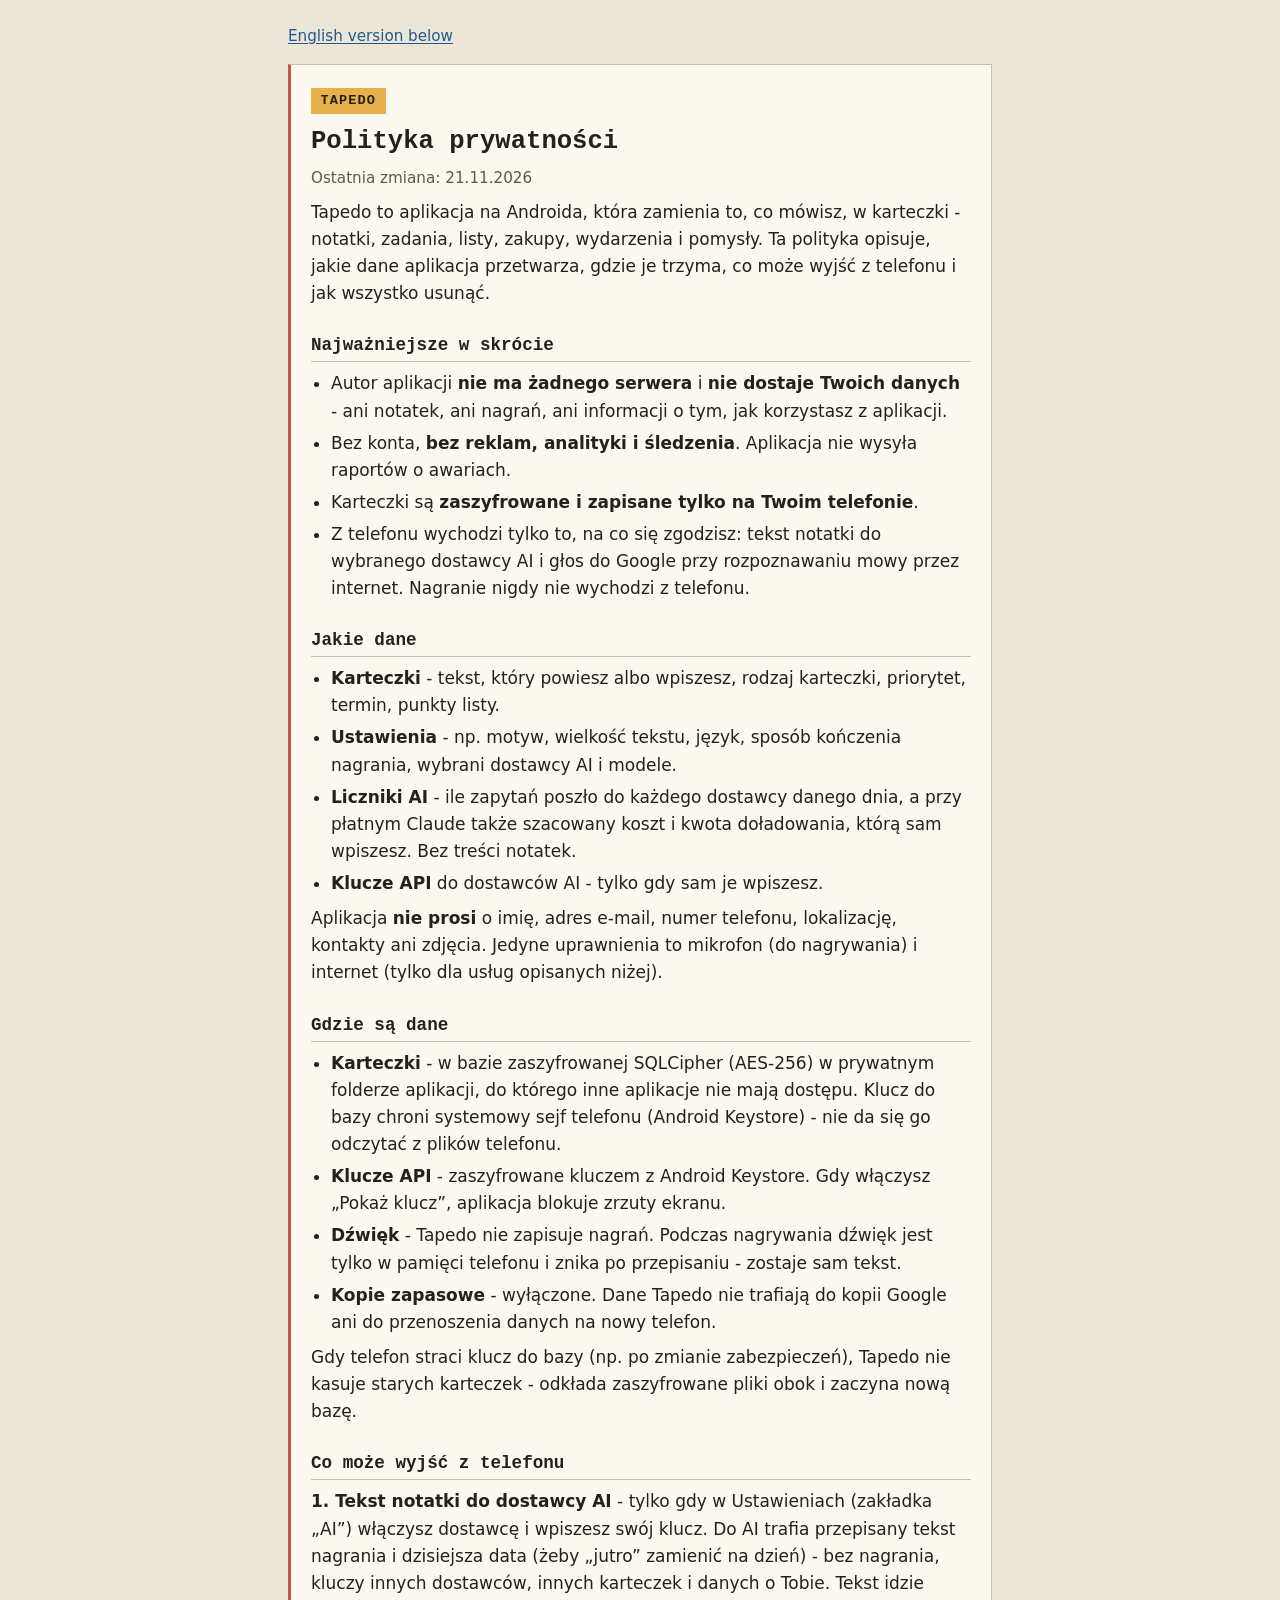
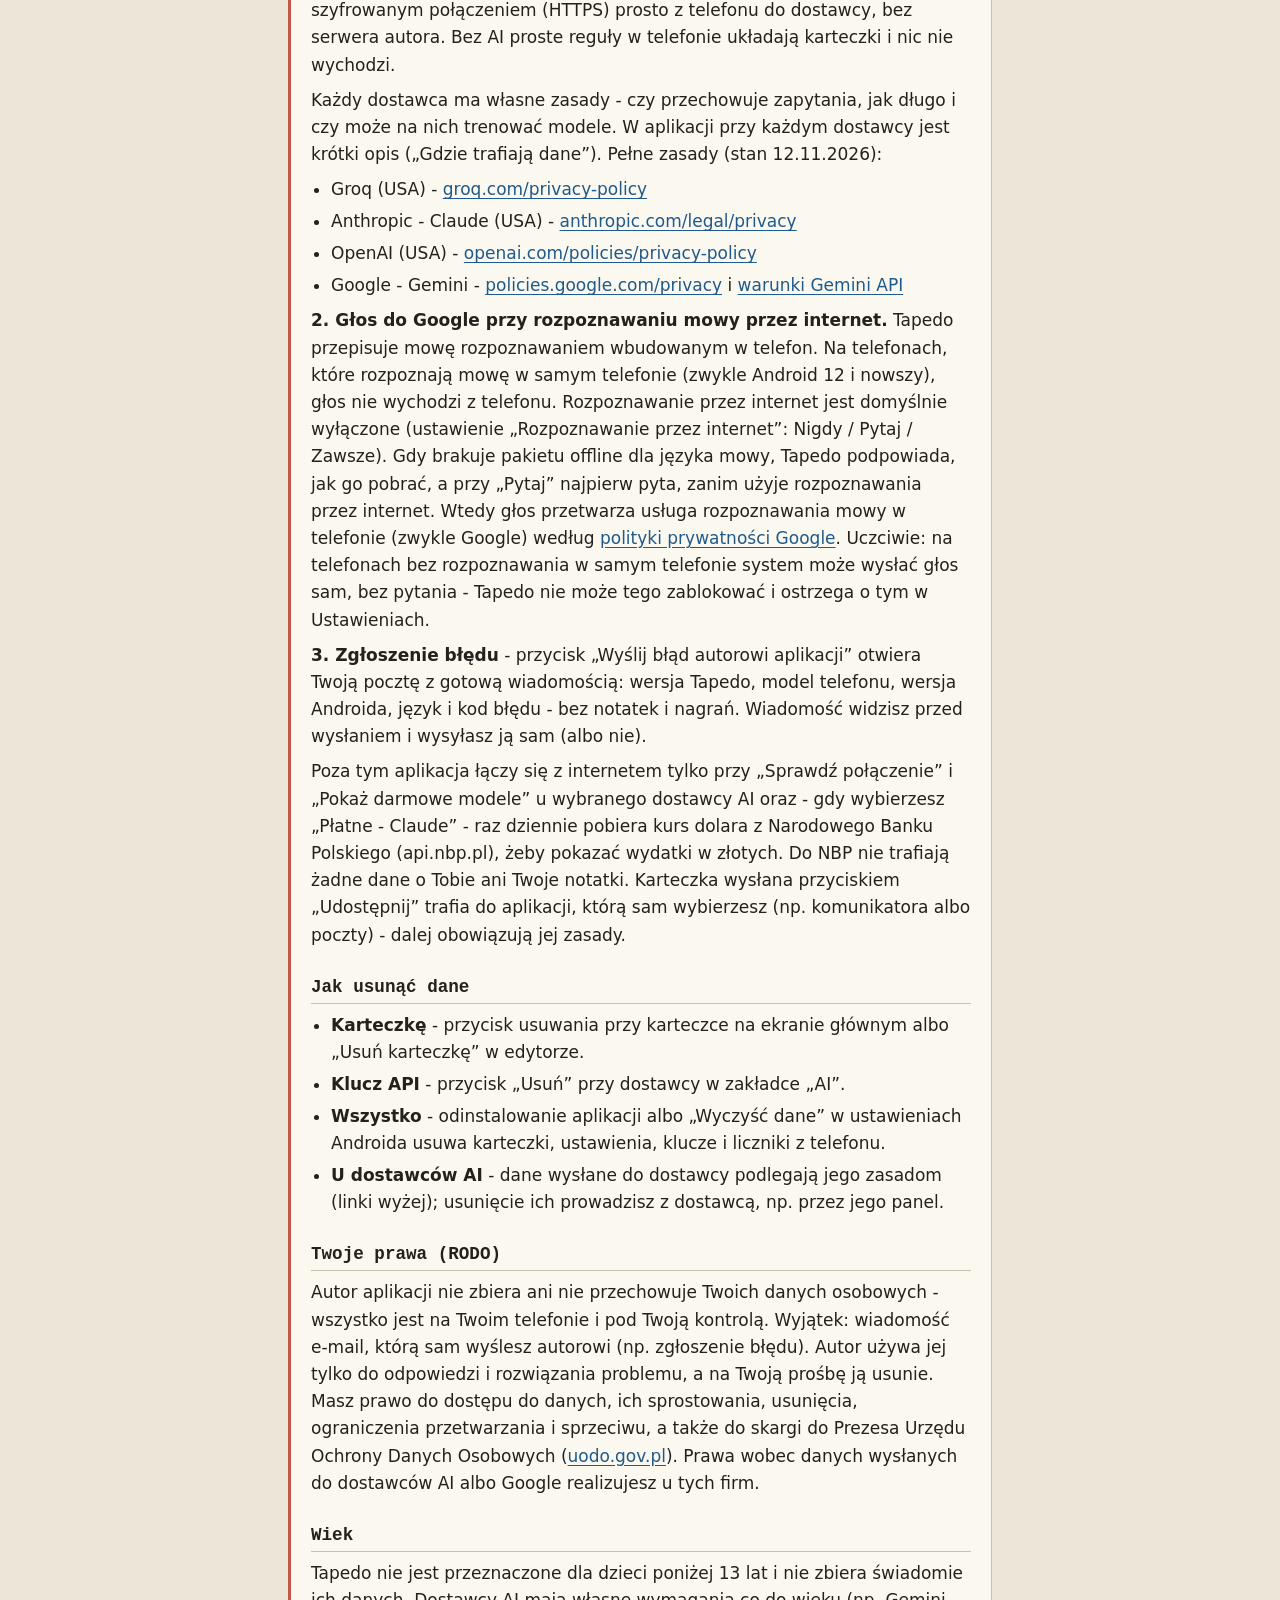
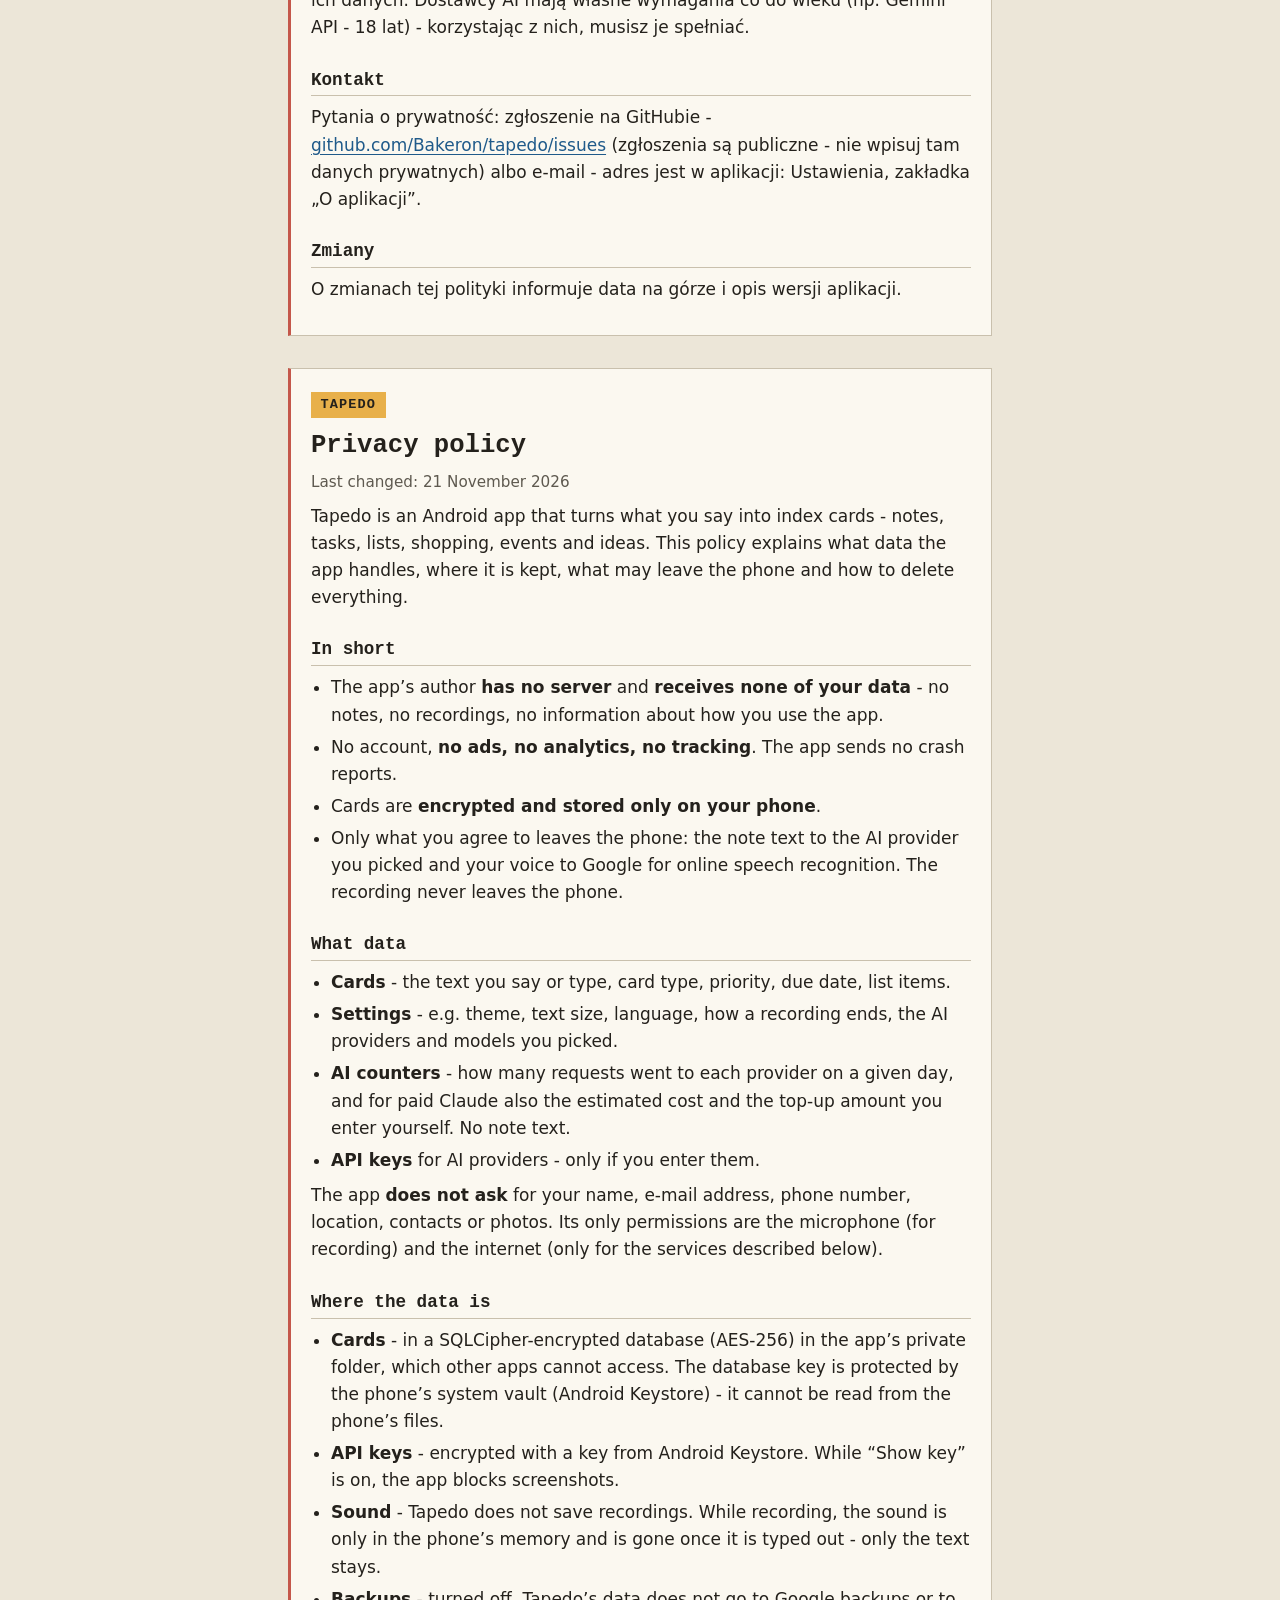
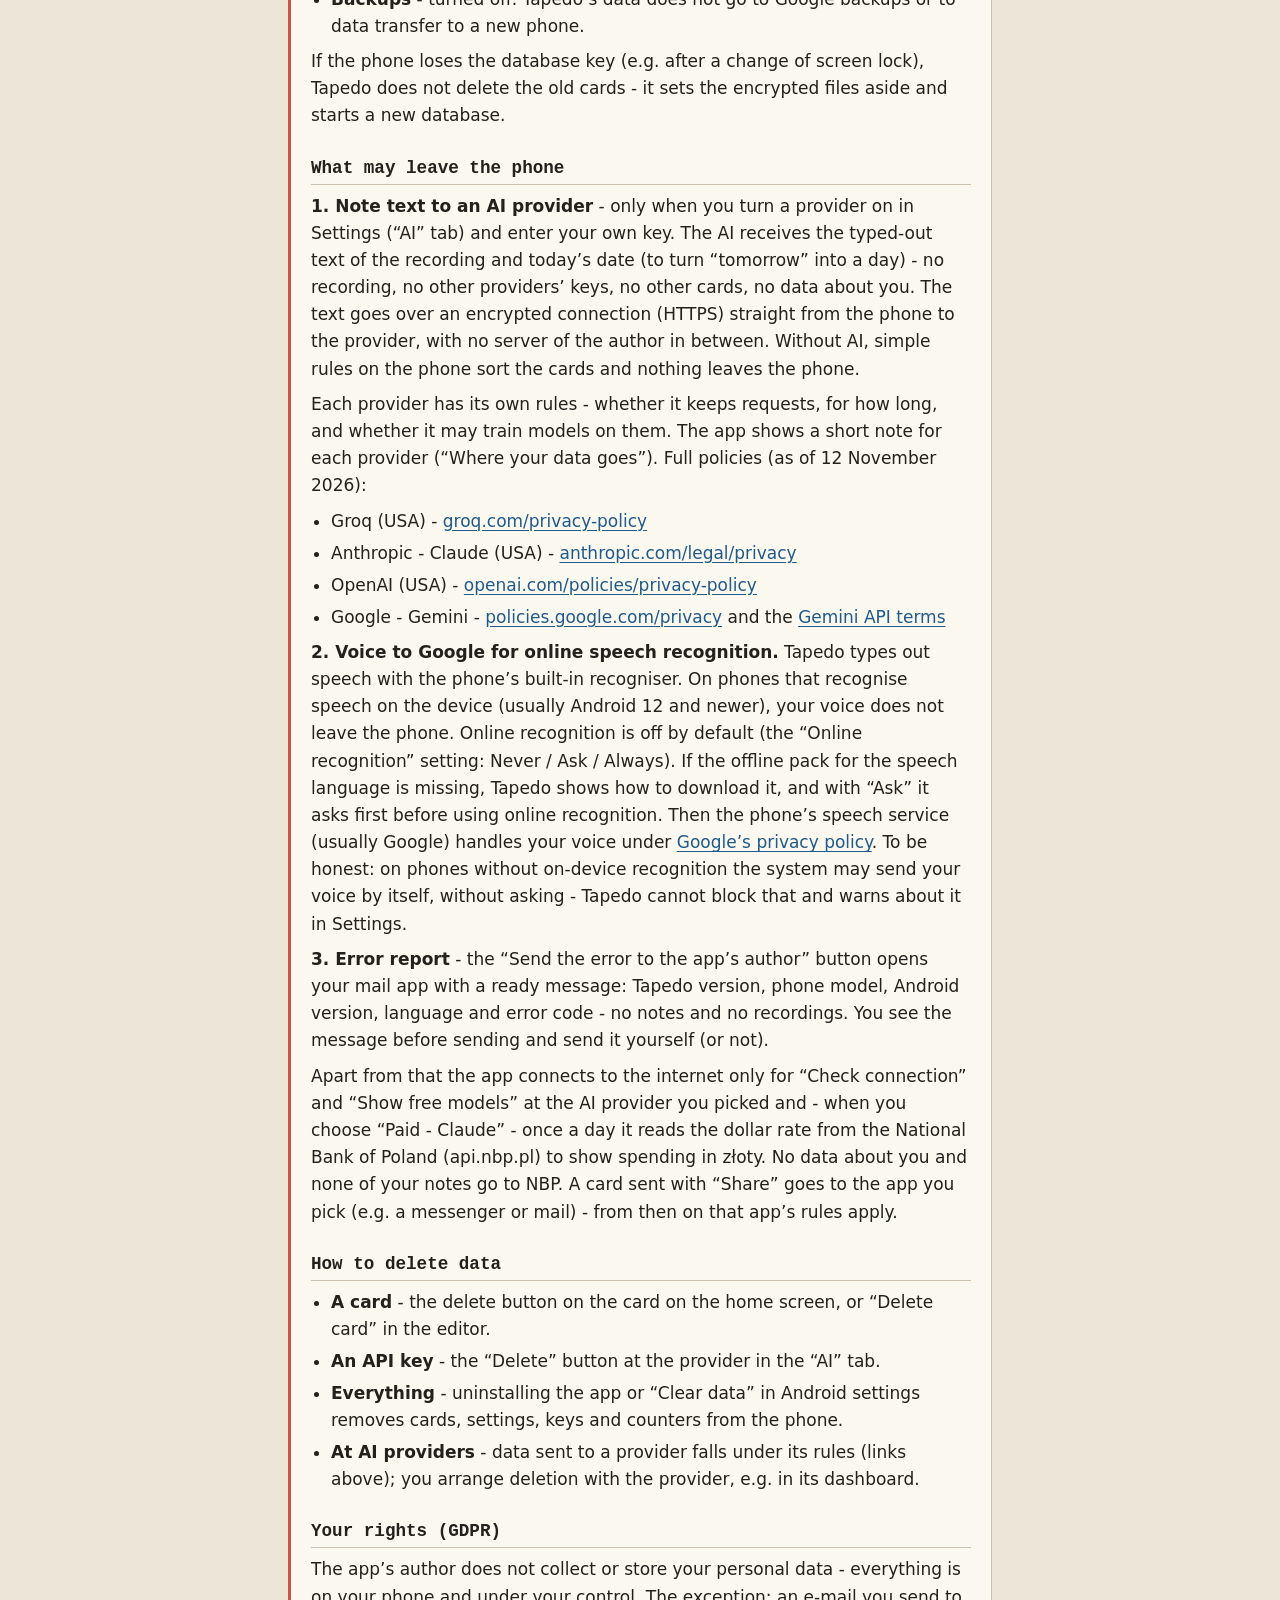
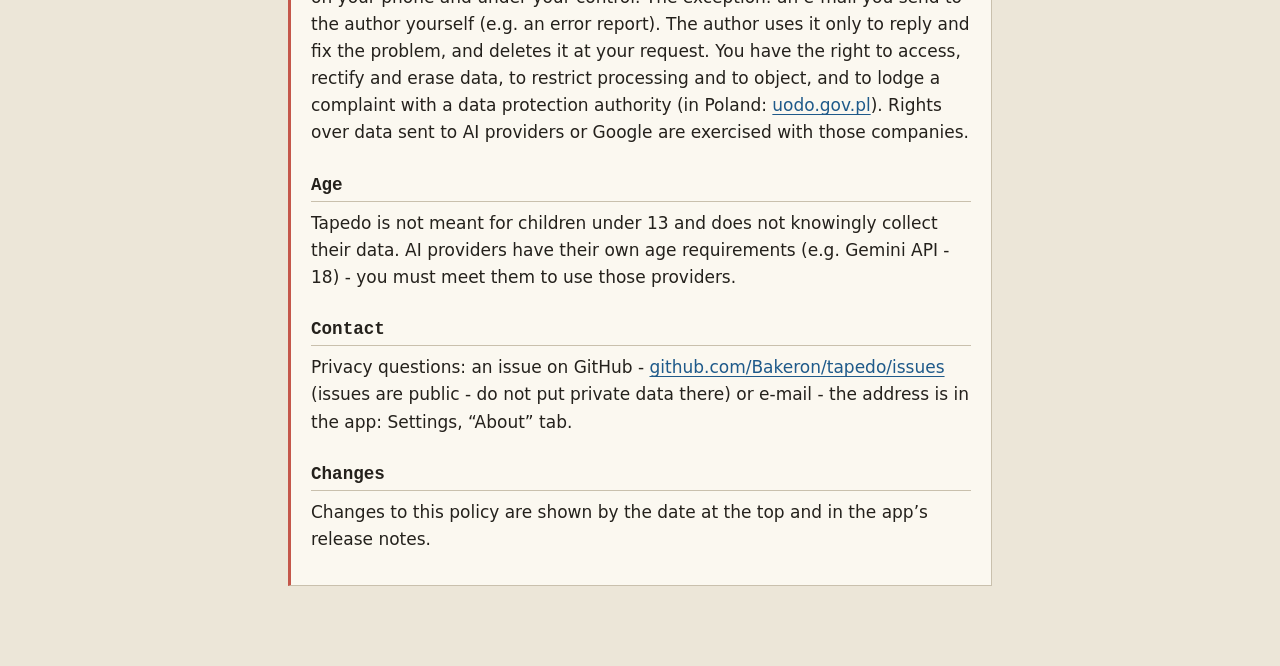
<file: demo/privacy.html>
<!doctype html>
<html lang="pl">
<head>
<meta charset="utf-8">
<meta name="viewport" content="width=device-width, initial-scale=1">
<title>Tapedo - polityka prywatności / Privacy policy</title>
<meta name="description" content="Polityka prywatności aplikacji Tapedo na Androida. Privacy policy of the Tapedo Android app.">
<style>
  /* Paper index card in the light theme, recorder panel in the dark one - the app's own two themes. */
  :root {
    --bg: #ece6d8;
    --card: #fbf8f0;
    --ink: #24211c;
    --muted: #5e594f;
    --rule: #c9c0ad;
    --margin: #c4574a;
    --link: #1f5a8a;
    --tape: #e8b04a;
    --tape-ink: #24211c;
  }
  @media (prefers-color-scheme: dark) {
    :root {
      --bg: #17181a;
      --card: #222427;
      --ink: #e9e5dc;
      --muted: #b3ada1;
      --rule: #3a3d42;
      --margin: #d9776a;
      --link: #8cc1ec;
      --tape: #e8b04a;
      --tape-ink: #24211c;
    }
  }
  * { box-sizing: border-box; }
  html { -webkit-text-size-adjust: 100%; }
  body {
    margin: 0;
    background: var(--bg);
    color: var(--ink);
    font: 1.0625rem/1.6 system-ui, -apple-system, "Segoe UI", Roboto, sans-serif;
  }
  main {
    max-width: 46rem;
    margin: 0 auto;
    padding: 1.5rem 1rem 3rem;
  }
  article {
    background: var(--card);
    border: 1px solid var(--rule);
    border-left: 3px solid var(--margin);
    padding: 1.25rem 1.25rem 1.5rem;
    margin-bottom: 2rem;
  }
  .tape {
    display: inline-block;
    background: var(--tape);
    color: var(--tape-ink);
    font: 700 0.85rem/1 ui-monospace, "Courier New", monospace;
    letter-spacing: 0.08em;
    text-transform: uppercase;
    padding: 0.4rem 0.6rem;
    margin: 0 0 0.75rem;
  }
  h1, h2 {
    font-family: ui-monospace, "Courier New", monospace;
    line-height: 1.25;
  }
  h1 { font-size: 1.6rem; margin: 0 0 0.25rem; }
  h2 {
    font-size: 1.1rem;
    margin: 1.75rem 0 0.5rem;
    padding-bottom: 0.25rem;
    border-bottom: 1px solid var(--rule);
  }
  p, ul { margin: 0.5rem 0; }
  ul { padding-left: 1.25rem; }
  li { margin: 0.3rem 0; }
  .meta { color: var(--muted); font-size: 0.95rem; }
  a { color: var(--link); text-underline-offset: 0.15em; }
  a:focus-visible { outline: 2px solid var(--link); outline-offset: 2px; }
  nav { margin-bottom: 1rem; font-size: 0.95rem; }
  code { font-family: ui-monospace, "Courier New", monospace; font-size: 0.95em; overflow-wrap: anywhere; }
</style>
</head>
<body>
<main>

<nav><a href="#en" hreflang="en" lang="en">English version below</a></nav>

<article id="pl" lang="pl">
<p class="tape">Tapedo</p>
<h1>Polityka prywatności</h1>
<p class="meta">Ostatnia zmiana: 21.11.2026</p>

<p>Tapedo to aplikacja na Androida, która zamienia to, co mówisz, w karteczki - notatki, zadania, listy, zakupy, wydarzenia i pomysły. Ta polityka opisuje, jakie dane aplikacja przetwarza, gdzie je trzyma, co może wyjść z telefonu i jak wszystko usunąć.</p>

<h2>Najważniejsze w skrócie</h2>
<ul>
  <li>Autor aplikacji <strong>nie ma żadnego serwera</strong> i <strong>nie dostaje Twoich danych</strong> - ani notatek, ani nagrań, ani informacji o tym, jak korzystasz z aplikacji.</li>
  <li>Bez konta, <strong>bez reklam, analityki i śledzenia</strong>. Aplikacja nie wysyła raportów o awariach.</li>
  <li>Karteczki są <strong>zaszyfrowane i zapisane tylko na Twoim telefonie</strong>.</li>
  <li>Z telefonu wychodzi tylko to, na co się zgodzisz: tekst notatki do wybranego dostawcy AI i głos do Google przy rozpoznawaniu mowy przez internet. Nagranie nigdy nie wychodzi z telefonu.</li>
</ul>

<h2>Jakie dane</h2>
<ul>
  <li><strong>Karteczki</strong> - tekst, który powiesz albo wpiszesz, rodzaj karteczki, priorytet, termin, punkty listy.</li>
  <li><strong>Ustawienia</strong> - np. motyw, wielkość tekstu, język, sposób kończenia nagrania, wybrani dostawcy AI i modele.</li>
  <li><strong>Liczniki AI</strong> - ile zapytań poszło do każdego dostawcy danego dnia, a przy płatnym Claude także szacowany koszt i kwota doładowania, którą sam wpiszesz. Bez treści notatek.</li>
  <li><strong>Klucze API</strong> do dostawców AI - tylko gdy sam je wpiszesz.</li>
</ul>
<p>Aplikacja <strong>nie prosi</strong> o imię, adres e-mail, numer telefonu, lokalizację, kontakty ani zdjęcia. Jedyne uprawnienia to mikrofon (do nagrywania) i internet (tylko dla usług opisanych niżej).</p>

<h2>Gdzie są dane</h2>
<ul>
  <li><strong>Karteczki</strong> - w bazie zaszyfrowanej SQLCipher (AES-256) w prywatnym folderze aplikacji, do którego inne aplikacje nie mają dostępu. Klucz do bazy chroni systemowy sejf telefonu (Android Keystore) - nie da się go odczytać z plików telefonu.</li>
  <li><strong>Klucze API</strong> - zaszyfrowane kluczem z Android Keystore. Gdy włączysz „Pokaż klucz”, aplikacja blokuje zrzuty ekranu.</li>
  <li><strong>Dźwięk</strong> - Tapedo nie zapisuje nagrań. Podczas nagrywania dźwięk jest tylko w pamięci telefonu i znika po przepisaniu - zostaje sam tekst.</li>
  <li><strong>Kopie zapasowe</strong> - wyłączone. Dane Tapedo nie trafiają do kopii Google ani do przenoszenia danych na nowy telefon.</li>
</ul>
<p>Gdy telefon straci klucz do bazy (np. po zmianie zabezpieczeń), Tapedo nie kasuje starych karteczek - odkłada zaszyfrowane pliki obok i zaczyna nową bazę.</p>

<h2>Co może wyjść z telefonu</h2>

<p><strong>1. Tekst notatki do dostawcy AI</strong> - tylko gdy w Ustawieniach (zakładka „AI”) włączysz dostawcę i wpiszesz swój klucz. Do AI trafia przepisany tekst nagrania i dzisiejsza data (żeby „jutro” zamienić na dzień) - bez nagrania, kluczy innych dostawców, innych karteczek i danych o Tobie. Tekst idzie szyfrowanym połączeniem (HTTPS) prosto z telefonu do dostawcy, bez serwera autora. Bez AI proste reguły w telefonie układają karteczki i nic nie wychodzi.</p>
<p>Każdy dostawca ma własne zasady - czy przechowuje zapytania, jak długo i czy może na nich trenować modele. W aplikacji przy każdym dostawcy jest krótki opis („Gdzie trafiają dane”). Pełne zasady (stan 12.11.2026):</p>
<ul>
  <li>Groq (USA) - <a href="https://groq.com/privacy-policy">groq.com/privacy-policy</a></li>
  <li>Anthropic - Claude (USA) - <a href="https://www.anthropic.com/legal/privacy">anthropic.com/legal/privacy</a></li>
  <li>OpenAI (USA) - <a href="https://openai.com/policies/privacy-policy">openai.com/policies/privacy-policy</a></li>
  <li>Google - Gemini - <a href="https://policies.google.com/privacy">policies.google.com/privacy</a> i <a href="https://aistudio.google.com/docs/terms">warunki Gemini API</a></li>
</ul>

<p><strong>2. Głos do Google przy rozpoznawaniu mowy przez internet.</strong> Tapedo przepisuje mowę rozpoznawaniem wbudowanym w telefon. Na telefonach, które rozpoznają mowę w samym telefonie (zwykle Android 12 i nowszy), głos nie wychodzi z telefonu. Rozpoznawanie przez internet jest domyślnie wyłączone (ustawienie „Rozpoznawanie przez internet”: Nigdy / Pytaj / Zawsze). Gdy brakuje pakietu offline dla języka mowy, Tapedo podpowiada, jak go pobrać, a przy „Pytaj” najpierw pyta, zanim użyje rozpoznawania przez internet. Wtedy głos przetwarza usługa rozpoznawania mowy w telefonie (zwykle Google) według <a href="https://policies.google.com/privacy">polityki prywatności Google</a>. Uczciwie: na telefonach bez rozpoznawania w samym telefonie system może wysłać głos sam, bez pytania - Tapedo nie może tego zablokować i ostrzega o tym w Ustawieniach.</p>

<p><strong>3. Zgłoszenie błędu</strong> - przycisk „Wyślij błąd autorowi aplikacji” otwiera Twoją pocztę z gotową wiadomością: wersja Tapedo, model telefonu, wersja Androida, język i kod błędu - bez notatek i nagrań. Wiadomość widzisz przed wysłaniem i wysyłasz ją sam (albo nie).</p>

<p>Poza tym aplikacja łączy się z internetem tylko przy „Sprawdź połączenie” i „Pokaż darmowe modele” u wybranego dostawcy AI oraz - gdy wybierzesz „Płatne - Claude” - raz dziennie pobiera kurs dolara z Narodowego Banku Polskiego (api.nbp.pl), żeby pokazać wydatki w złotych. Do NBP nie trafiają żadne dane o Tobie ani Twoje notatki. Karteczka wysłana przyciskiem „Udostępnij” trafia do aplikacji, którą sam wybierzesz (np. komunikatora albo poczty) - dalej obowiązują jej zasady.</p>

<h2>Jak usunąć dane</h2>
<ul>
  <li><strong>Karteczkę</strong> - przycisk usuwania przy karteczce na ekranie głównym albo „Usuń karteczkę” w edytorze.</li>
  <li><strong>Klucz API</strong> - przycisk „Usuń” przy dostawcy w zakładce „AI”.</li>
  <li><strong>Wszystko</strong> - odinstalowanie aplikacji albo „Wyczyść dane” w ustawieniach Androida usuwa karteczki, ustawienia, klucze i liczniki z telefonu.</li>
  <li><strong>U dostawców AI</strong> - dane wysłane do dostawcy podlegają jego zasadom (linki wyżej); usunięcie ich prowadzisz z dostawcą, np. przez jego panel.</li>
</ul>

<h2>Twoje prawa (RODO)</h2>
<p>Autor aplikacji nie zbiera ani nie przechowuje Twoich danych osobowych - wszystko jest na Twoim telefonie i pod Twoją kontrolą. Wyjątek: wiadomość e-mail, którą sam wyślesz autorowi (np. zgłoszenie błędu). Autor używa jej tylko do odpowiedzi i rozwiązania problemu, a na Twoją prośbę ją usunie. Masz prawo do dostępu do danych, ich sprostowania, usunięcia, ograniczenia przetwarzania i sprzeciwu, a także do skargi do Prezesa Urzędu Ochrony Danych Osobowych (<a href="https://uodo.gov.pl">uodo.gov.pl</a>). Prawa wobec danych wysłanych do dostawców AI albo Google realizujesz u tych firm.</p>

<h2>Wiek</h2>
<p>Tapedo nie jest przeznaczone dla dzieci poniżej 13 lat i nie zbiera świadomie ich danych. Dostawcy AI mają własne wymagania co do wieku (np. Gemini API - 18 lat) - korzystając z nich, musisz je spełniać.</p>

<h2>Kontakt</h2>
<p>Pytania o prywatność: zgłoszenie na GitHubie - <a href="https://github.com/Bakeron/tapedo/issues">github.com/Bakeron/tapedo/issues</a> (zgłoszenia są publiczne - nie wpisuj tam danych prywatnych) albo e-mail - adres jest w aplikacji: Ustawienia, zakładka „O aplikacji”.</p>

<h2>Zmiany</h2>
<p>O zmianach tej polityki informuje data na górze i opis wersji aplikacji.</p>
</article>

<article id="en" lang="en">
<p class="tape">Tapedo</p>
<h1>Privacy policy</h1>
<p class="meta">Last changed: 21 November 2026</p>

<p>Tapedo is an Android app that turns what you say into index cards - notes, tasks, lists, shopping, events and ideas. This policy explains what data the app handles, where it is kept, what may leave the phone and how to delete everything.</p>

<h2>In short</h2>
<ul>
  <li>The app’s author <strong>has no server</strong> and <strong>receives none of your data</strong> - no notes, no recordings, no information about how you use the app.</li>
  <li>No account, <strong>no ads, no analytics, no tracking</strong>. The app sends no crash reports.</li>
  <li>Cards are <strong>encrypted and stored only on your phone</strong>.</li>
  <li>Only what you agree to leaves the phone: the note text to the AI provider you picked and your voice to Google for online speech recognition. The recording never leaves the phone.</li>
</ul>

<h2>What data</h2>
<ul>
  <li><strong>Cards</strong> - the text you say or type, card type, priority, due date, list items.</li>
  <li><strong>Settings</strong> - e.g. theme, text size, language, how a recording ends, the AI providers and models you picked.</li>
  <li><strong>AI counters</strong> - how many requests went to each provider on a given day, and for paid Claude also the estimated cost and the top-up amount you enter yourself. No note text.</li>
  <li><strong>API keys</strong> for AI providers - only if you enter them.</li>
</ul>
<p>The app <strong>does not ask</strong> for your name, e-mail address, phone number, location, contacts or photos. Its only permissions are the microphone (for recording) and the internet (only for the services described below).</p>

<h2>Where the data is</h2>
<ul>
  <li><strong>Cards</strong> - in a SQLCipher-encrypted database (AES-256) in the app’s private folder, which other apps cannot access. The database key is protected by the phone’s system vault (Android Keystore) - it cannot be read from the phone’s files.</li>
  <li><strong>API keys</strong> - encrypted with a key from Android Keystore. While “Show key” is on, the app blocks screenshots.</li>
  <li><strong>Sound</strong> - Tapedo does not save recordings. While recording, the sound is only in the phone’s memory and is gone once it is typed out - only the text stays.</li>
  <li><strong>Backups</strong> - turned off. Tapedo’s data does not go to Google backups or to data transfer to a new phone.</li>
</ul>
<p>If the phone loses the database key (e.g. after a change of screen lock), Tapedo does not delete the old cards - it sets the encrypted files aside and starts a new database.</p>

<h2>What may leave the phone</h2>

<p><strong>1. Note text to an AI provider</strong> - only when you turn a provider on in Settings (“AI” tab) and enter your own key. The AI receives the typed-out text of the recording and today’s date (to turn “tomorrow” into a day) - no recording, no other providers’ keys, no other cards, no data about you. The text goes over an encrypted connection (HTTPS) straight from the phone to the provider, with no server of the author in between. Without AI, simple rules on the phone sort the cards and nothing leaves the phone.</p>
<p>Each provider has its own rules - whether it keeps requests, for how long, and whether it may train models on them. The app shows a short note for each provider (“Where your data goes”). Full policies (as of 12 November 2026):</p>
<ul>
  <li>Groq (USA) - <a href="https://groq.com/privacy-policy">groq.com/privacy-policy</a></li>
  <li>Anthropic - Claude (USA) - <a href="https://www.anthropic.com/legal/privacy">anthropic.com/legal/privacy</a></li>
  <li>OpenAI (USA) - <a href="https://openai.com/policies/privacy-policy">openai.com/policies/privacy-policy</a></li>
  <li>Google - Gemini - <a href="https://policies.google.com/privacy">policies.google.com/privacy</a> and the <a href="https://aistudio.google.com/docs/terms">Gemini API terms</a></li>
</ul>

<p><strong>2. Voice to Google for online speech recognition.</strong> Tapedo types out speech with the phone’s built-in recogniser. On phones that recognise speech on the device (usually Android 12 and newer), your voice does not leave the phone. Online recognition is off by default (the “Online recognition” setting: Never / Ask / Always). If the offline pack for the speech language is missing, Tapedo shows how to download it, and with “Ask” it asks first before using online recognition. Then the phone’s speech service (usually Google) handles your voice under <a href="https://policies.google.com/privacy">Google’s privacy policy</a>. To be honest: on phones without on-device recognition the system may send your voice by itself, without asking - Tapedo cannot block that and warns about it in Settings.</p>

<p><strong>3. Error report</strong> - the “Send the error to the app’s author” button opens your mail app with a ready message: Tapedo version, phone model, Android version, language and error code - no notes and no recordings. You see the message before sending and send it yourself (or not).</p>

<p>Apart from that the app connects to the internet only for “Check connection” and “Show free models” at the AI provider you picked and - when you choose “Paid - Claude” - once a day it reads the dollar rate from the National Bank of Poland (api.nbp.pl) to show spending in złoty. No data about you and none of your notes go to NBP. A card sent with “Share” goes to the app you pick (e.g. a messenger or mail) - from then on that app’s rules apply.</p>

<h2>How to delete data</h2>
<ul>
  <li><strong>A card</strong> - the delete button on the card on the home screen, or “Delete card” in the editor.</li>
  <li><strong>An API key</strong> - the “Delete” button at the provider in the “AI” tab.</li>
  <li><strong>Everything</strong> - uninstalling the app or “Clear data” in Android settings removes cards, settings, keys and counters from the phone.</li>
  <li><strong>At AI providers</strong> - data sent to a provider falls under its rules (links above); you arrange deletion with the provider, e.g. in its dashboard.</li>
</ul>

<h2>Your rights (GDPR)</h2>
<p>The app’s author does not collect or store your personal data - everything is on your phone and under your control. The exception: an e-mail you send to the author yourself (e.g. an error report). The author uses it only to reply and fix the problem, and deletes it at your request. You have the right to access, rectify and erase data, to restrict processing and to object, and to lodge a complaint with a data protection authority (in Poland: <a href="https://uodo.gov.pl/en">uodo.gov.pl</a>). Rights over data sent to AI providers or Google are exercised with those companies.</p>

<h2>Age</h2>
<p>Tapedo is not meant for children under 13 and does not knowingly collect their data. AI providers have their own age requirements (e.g. Gemini API - 18) - you must meet them to use those providers.</p>

<h2>Contact</h2>
<p>Privacy questions: an issue on GitHub - <a href="https://github.com/Bakeron/tapedo/issues">github.com/Bakeron/tapedo/issues</a> (issues are public - do not put private data there) or e-mail - the address is in the app: Settings, “About” tab.</p>

<h2>Changes</h2>
<p>Changes to this policy are shown by the date at the top and in the app’s release notes.</p>
</article>

</main>
</body>
</html>
</file>
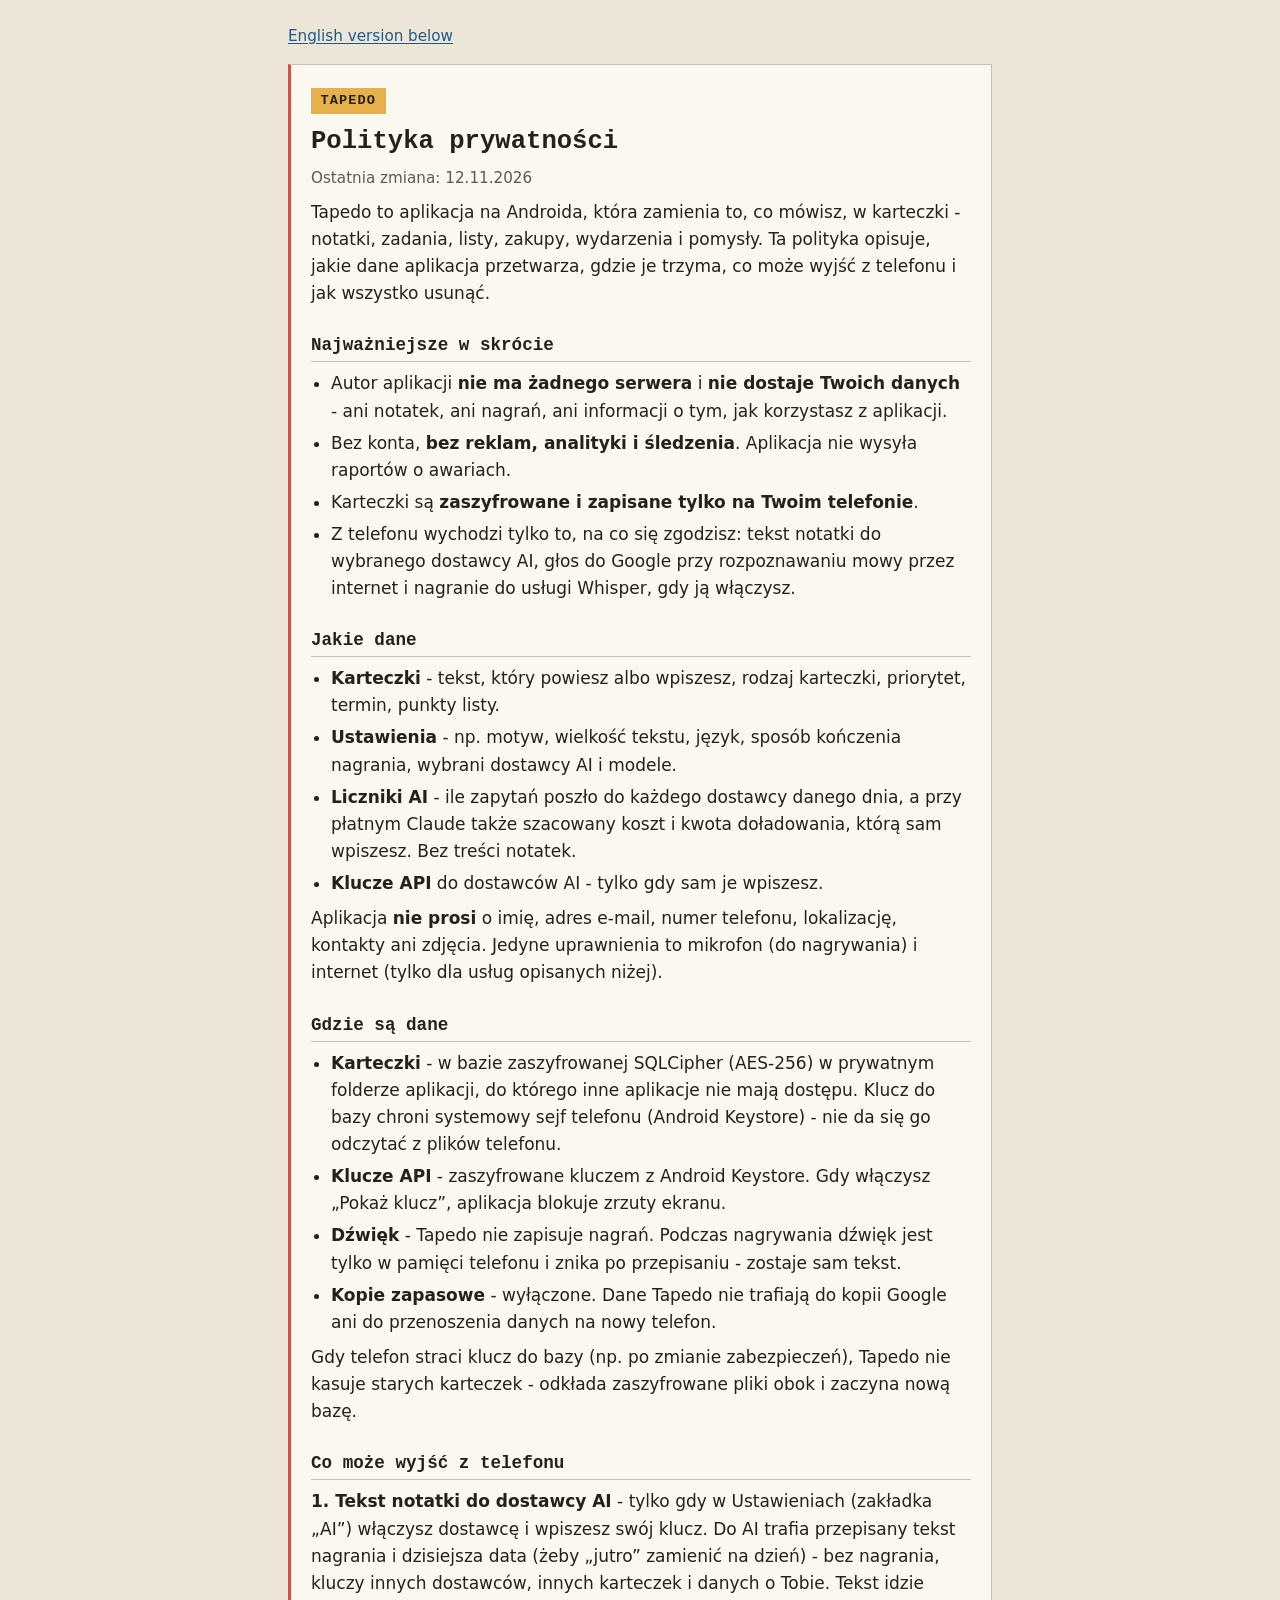
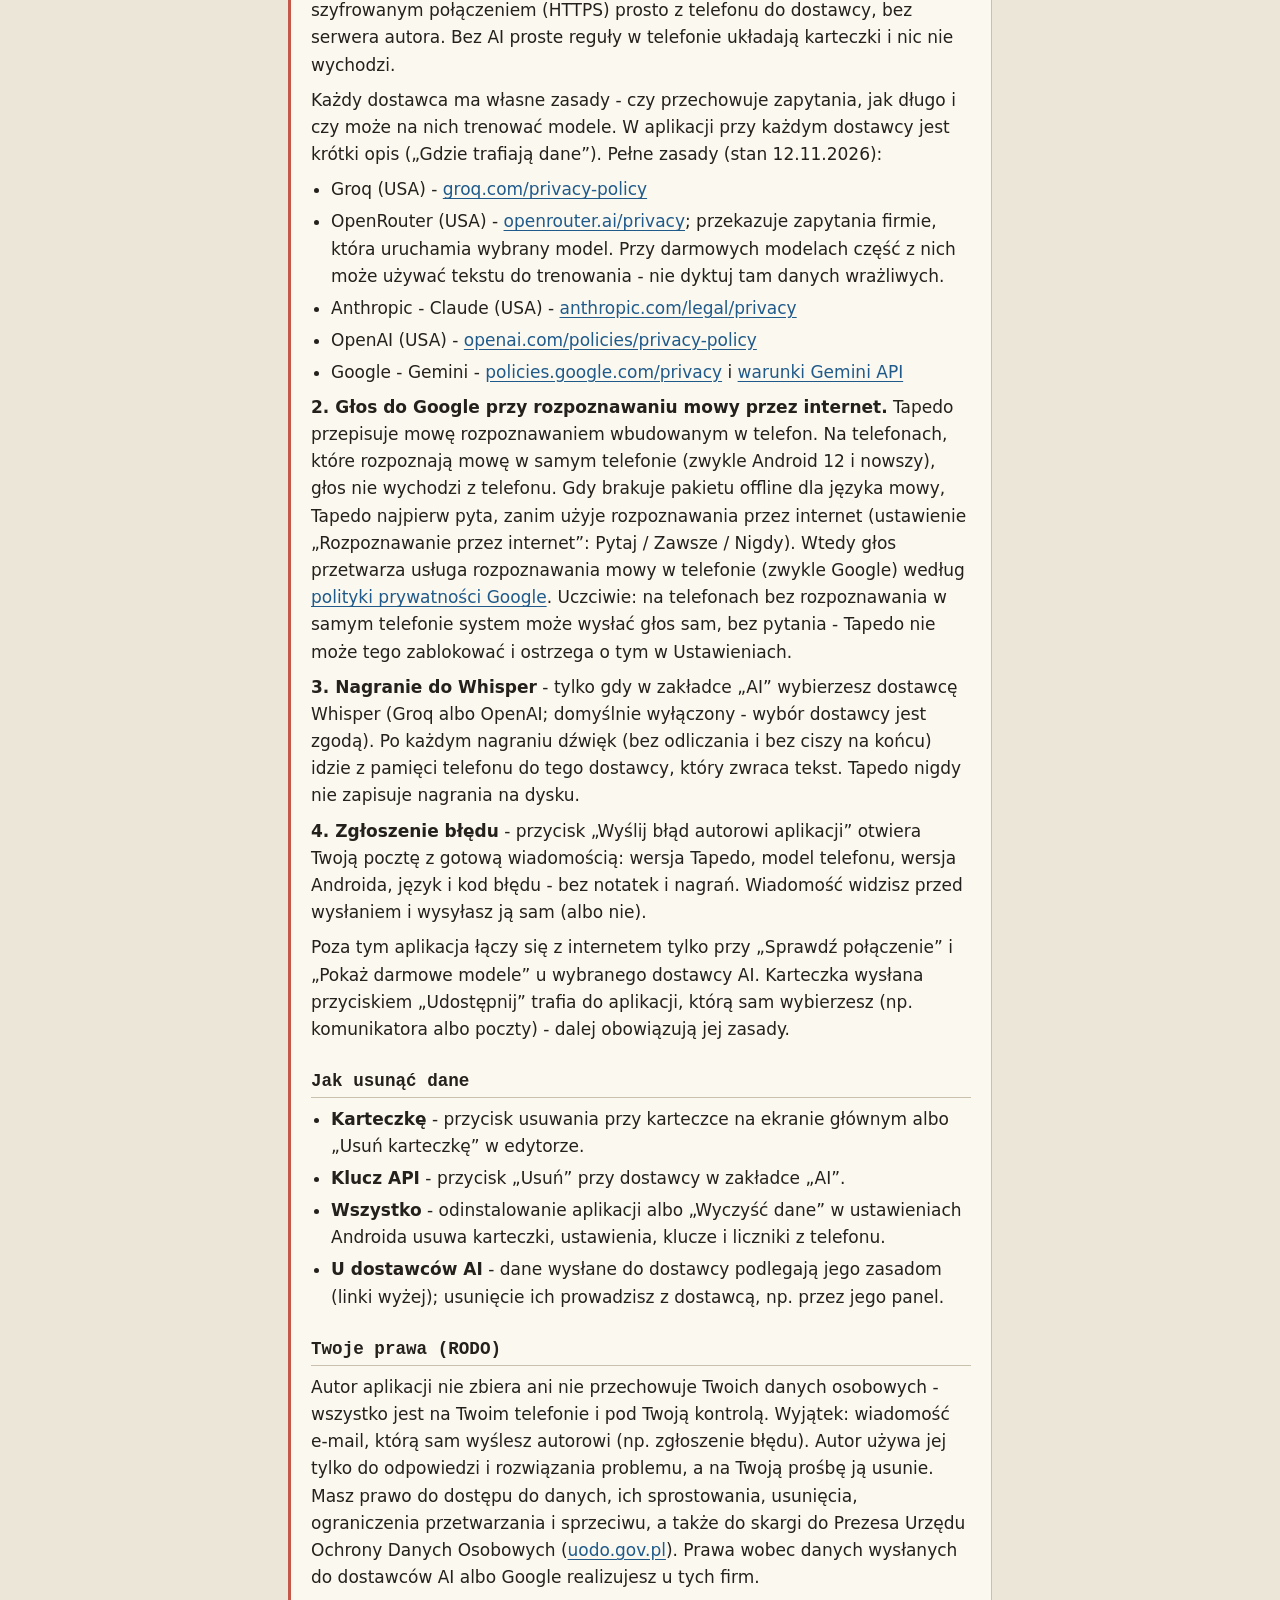
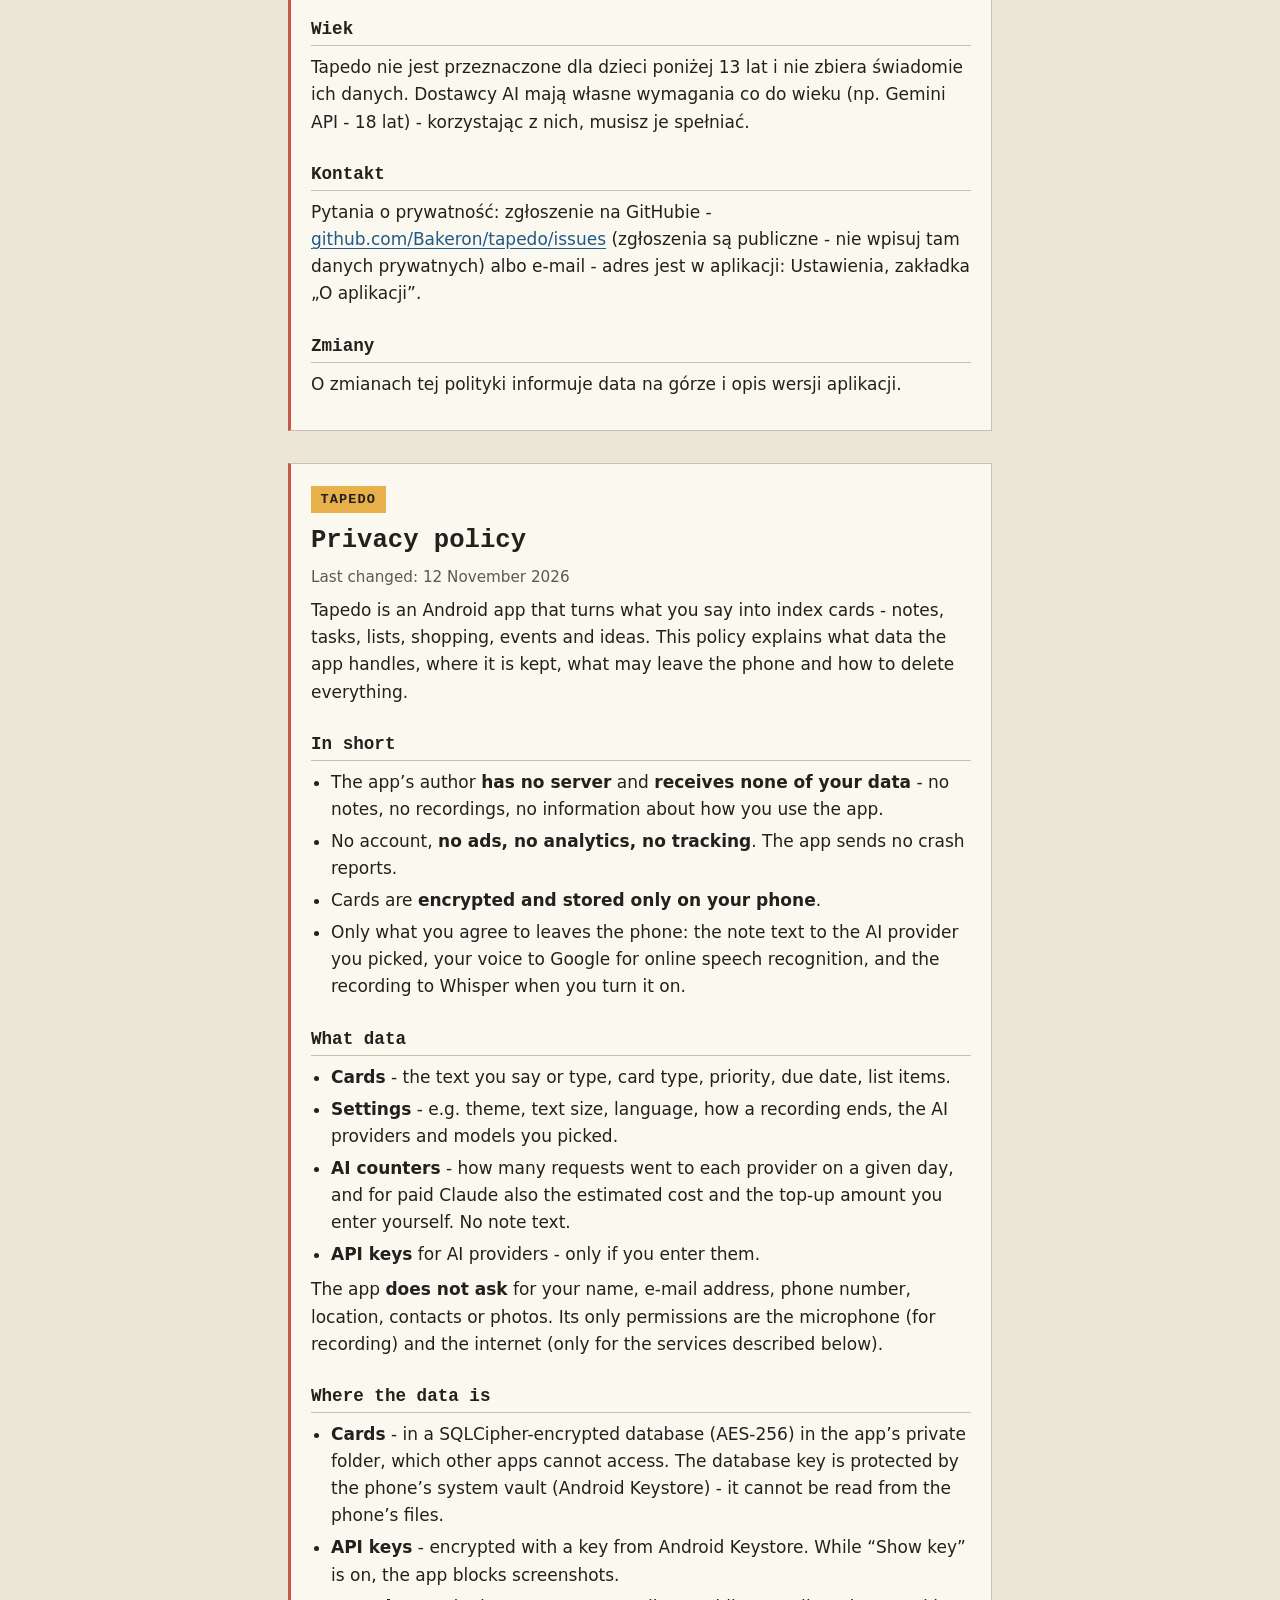
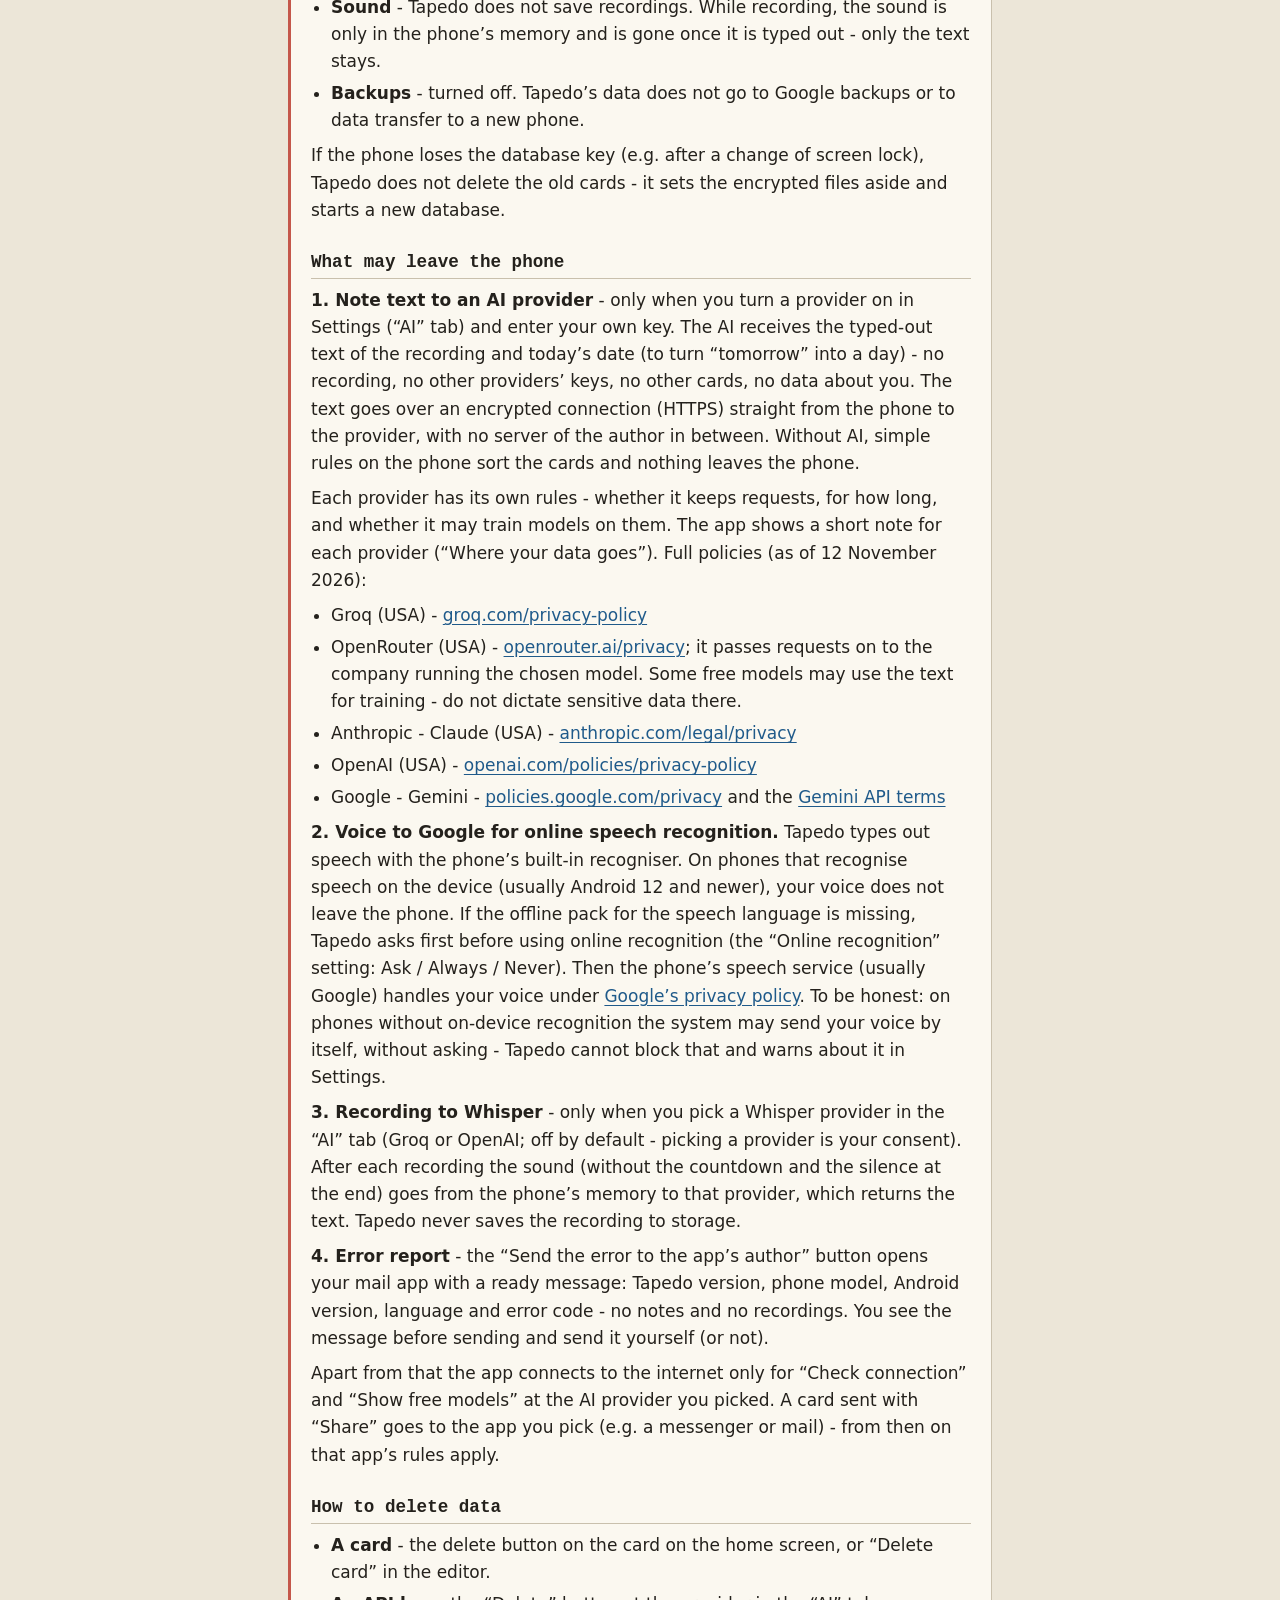
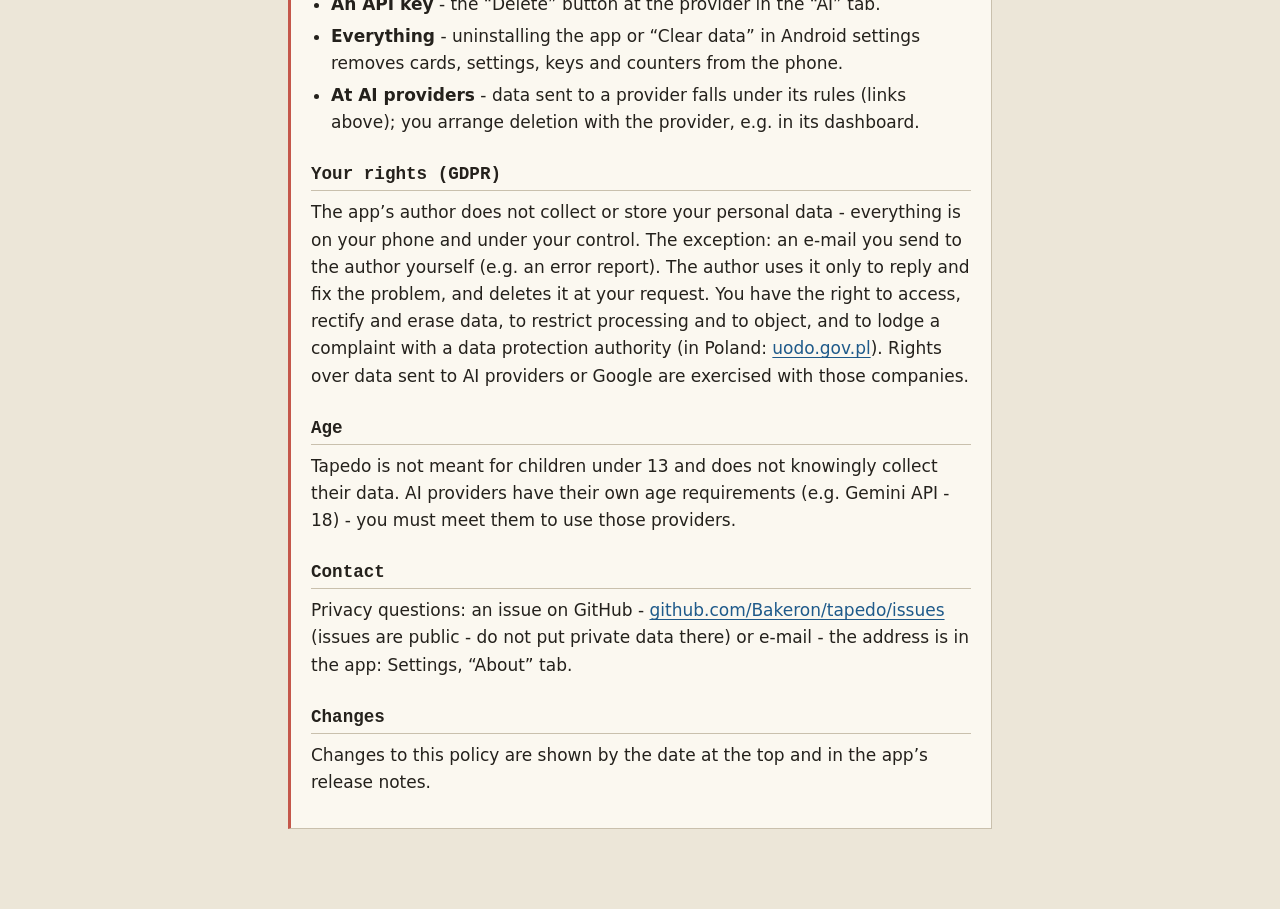
<file: docs/privacy.html>
<!doctype html>
<html lang="pl">
<head>
<meta charset="utf-8">
<meta name="viewport" content="width=device-width, initial-scale=1">
<title>Tapedo - polityka prywatności / Privacy policy</title>
<meta name="description" content="Polityka prywatności aplikacji Tapedo na Androida. Privacy policy of the Tapedo Android app.">
<style>
  /* Paper index card in the light theme, recorder panel in the dark one - the app's own two themes. */
  :root {
    --bg: #ece6d8;
    --card: #fbf8f0;
    --ink: #24211c;
    --muted: #5e594f;
    --rule: #c9c0ad;
    --margin: #c4574a;
    --link: #1f5a8a;
    --tape: #e8b04a;
    --tape-ink: #24211c;
  }
  @media (prefers-color-scheme: dark) {
    :root {
      --bg: #17181a;
      --card: #222427;
      --ink: #e9e5dc;
      --muted: #b3ada1;
      --rule: #3a3d42;
      --margin: #d9776a;
      --link: #8cc1ec;
      --tape: #e8b04a;
      --tape-ink: #24211c;
    }
  }
  * { box-sizing: border-box; }
  html { -webkit-text-size-adjust: 100%; }
  body {
    margin: 0;
    background: var(--bg);
    color: var(--ink);
    font: 1.0625rem/1.6 system-ui, -apple-system, "Segoe UI", Roboto, sans-serif;
  }
  main {
    max-width: 46rem;
    margin: 0 auto;
    padding: 1.5rem 1rem 3rem;
  }
  article {
    background: var(--card);
    border: 1px solid var(--rule);
    border-left: 3px solid var(--margin);
    padding: 1.25rem 1.25rem 1.5rem;
    margin-bottom: 2rem;
  }
  .tape {
    display: inline-block;
    background: var(--tape);
    color: var(--tape-ink);
    font: 700 0.85rem/1 ui-monospace, "Courier New", monospace;
    letter-spacing: 0.08em;
    text-transform: uppercase;
    padding: 0.4rem 0.6rem;
    margin: 0 0 0.75rem;
  }
  h1, h2 {
    font-family: ui-monospace, "Courier New", monospace;
    line-height: 1.25;
  }
  h1 { font-size: 1.6rem; margin: 0 0 0.25rem; }
  h2 {
    font-size: 1.1rem;
    margin: 1.75rem 0 0.5rem;
    padding-bottom: 0.25rem;
    border-bottom: 1px solid var(--rule);
  }
  p, ul { margin: 0.5rem 0; }
  ul { padding-left: 1.25rem; }
  li { margin: 0.3rem 0; }
  .meta { color: var(--muted); font-size: 0.95rem; }
  a { color: var(--link); text-underline-offset: 0.15em; }
  a:focus-visible { outline: 2px solid var(--link); outline-offset: 2px; }
  nav { margin-bottom: 1rem; font-size: 0.95rem; }
  code { font-family: ui-monospace, "Courier New", monospace; font-size: 0.95em; overflow-wrap: anywhere; }
</style>
</head>
<body>
<main>

<nav><a href="#en" hreflang="en" lang="en">English version below</a></nav>

<article id="pl" lang="pl">
<p class="tape">Tapedo</p>
<h1>Polityka prywatności</h1>
<p class="meta">Ostatnia zmiana: 12.11.2026</p>

<p>Tapedo to aplikacja na Androida, która zamienia to, co mówisz, w karteczki - notatki, zadania, listy, zakupy, wydarzenia i pomysły. Ta polityka opisuje, jakie dane aplikacja przetwarza, gdzie je trzyma, co może wyjść z telefonu i jak wszystko usunąć.</p>

<h2>Najważniejsze w skrócie</h2>
<ul>
  <li>Autor aplikacji <strong>nie ma żadnego serwera</strong> i <strong>nie dostaje Twoich danych</strong> - ani notatek, ani nagrań, ani informacji o tym, jak korzystasz z aplikacji.</li>
  <li>Bez konta, <strong>bez reklam, analityki i śledzenia</strong>. Aplikacja nie wysyła raportów o awariach.</li>
  <li>Karteczki są <strong>zaszyfrowane i zapisane tylko na Twoim telefonie</strong>.</li>
  <li>Z telefonu wychodzi tylko to, na co się zgodzisz: tekst notatki do wybranego dostawcy AI, głos do Google przy rozpoznawaniu mowy przez internet i nagranie do usługi Whisper, gdy ją włączysz.</li>
</ul>

<h2>Jakie dane</h2>
<ul>
  <li><strong>Karteczki</strong> - tekst, który powiesz albo wpiszesz, rodzaj karteczki, priorytet, termin, punkty listy.</li>
  <li><strong>Ustawienia</strong> - np. motyw, wielkość tekstu, język, sposób kończenia nagrania, wybrani dostawcy AI i modele.</li>
  <li><strong>Liczniki AI</strong> - ile zapytań poszło do każdego dostawcy danego dnia, a przy płatnym Claude także szacowany koszt i kwota doładowania, którą sam wpiszesz. Bez treści notatek.</li>
  <li><strong>Klucze API</strong> do dostawców AI - tylko gdy sam je wpiszesz.</li>
</ul>
<p>Aplikacja <strong>nie prosi</strong> o imię, adres e-mail, numer telefonu, lokalizację, kontakty ani zdjęcia. Jedyne uprawnienia to mikrofon (do nagrywania) i internet (tylko dla usług opisanych niżej).</p>

<h2>Gdzie są dane</h2>
<ul>
  <li><strong>Karteczki</strong> - w bazie zaszyfrowanej SQLCipher (AES-256) w prywatnym folderze aplikacji, do którego inne aplikacje nie mają dostępu. Klucz do bazy chroni systemowy sejf telefonu (Android Keystore) - nie da się go odczytać z plików telefonu.</li>
  <li><strong>Klucze API</strong> - zaszyfrowane kluczem z Android Keystore. Gdy włączysz „Pokaż klucz”, aplikacja blokuje zrzuty ekranu.</li>
  <li><strong>Dźwięk</strong> - Tapedo nie zapisuje nagrań. Podczas nagrywania dźwięk jest tylko w pamięci telefonu i znika po przepisaniu - zostaje sam tekst.</li>
  <li><strong>Kopie zapasowe</strong> - wyłączone. Dane Tapedo nie trafiają do kopii Google ani do przenoszenia danych na nowy telefon.</li>
</ul>
<p>Gdy telefon straci klucz do bazy (np. po zmianie zabezpieczeń), Tapedo nie kasuje starych karteczek - odkłada zaszyfrowane pliki obok i zaczyna nową bazę.</p>

<h2>Co może wyjść z telefonu</h2>

<p><strong>1. Tekst notatki do dostawcy AI</strong> - tylko gdy w Ustawieniach (zakładka „AI”) włączysz dostawcę i wpiszesz swój klucz. Do AI trafia przepisany tekst nagrania i dzisiejsza data (żeby „jutro” zamienić na dzień) - bez nagrania, kluczy innych dostawców, innych karteczek i danych o Tobie. Tekst idzie szyfrowanym połączeniem (HTTPS) prosto z telefonu do dostawcy, bez serwera autora. Bez AI proste reguły w telefonie układają karteczki i nic nie wychodzi.</p>
<p>Każdy dostawca ma własne zasady - czy przechowuje zapytania, jak długo i czy może na nich trenować modele. W aplikacji przy każdym dostawcy jest krótki opis („Gdzie trafiają dane”). Pełne zasady (stan 12.11.2026):</p>
<ul>
  <li>Groq (USA) - <a href="https://groq.com/privacy-policy">groq.com/privacy-policy</a></li>
  <li>OpenRouter (USA) - <a href="https://openrouter.ai/privacy">openrouter.ai/privacy</a>; przekazuje zapytania firmie, która uruchamia wybrany model. Przy darmowych modelach część z nich może używać tekstu do trenowania - nie dyktuj tam danych wrażliwych.</li>
  <li>Anthropic - Claude (USA) - <a href="https://www.anthropic.com/legal/privacy">anthropic.com/legal/privacy</a></li>
  <li>OpenAI (USA) - <a href="https://openai.com/policies/privacy-policy">openai.com/policies/privacy-policy</a></li>
  <li>Google - Gemini - <a href="https://policies.google.com/privacy">policies.google.com/privacy</a> i <a href="https://aistudio.google.com/docs/terms">warunki Gemini API</a></li>
</ul>

<p><strong>2. Głos do Google przy rozpoznawaniu mowy przez internet.</strong> Tapedo przepisuje mowę rozpoznawaniem wbudowanym w telefon. Na telefonach, które rozpoznają mowę w samym telefonie (zwykle Android 12 i nowszy), głos nie wychodzi z telefonu. Gdy brakuje pakietu offline dla języka mowy, Tapedo najpierw pyta, zanim użyje rozpoznawania przez internet (ustawienie „Rozpoznawanie przez internet”: Pytaj / Zawsze / Nigdy). Wtedy głos przetwarza usługa rozpoznawania mowy w telefonie (zwykle Google) według <a href="https://policies.google.com/privacy">polityki prywatności Google</a>. Uczciwie: na telefonach bez rozpoznawania w samym telefonie system może wysłać głos sam, bez pytania - Tapedo nie może tego zablokować i ostrzega o tym w Ustawieniach.</p>

<p><strong>3. Nagranie do Whisper</strong> - tylko gdy w zakładce „AI” wybierzesz dostawcę Whisper (Groq albo OpenAI; domyślnie wyłączony - wybór dostawcy jest zgodą). Po każdym nagraniu dźwięk (bez odliczania i bez ciszy na końcu) idzie z pamięci telefonu do tego dostawcy, który zwraca tekst. Tapedo nigdy nie zapisuje nagrania na dysku.</p>

<p><strong>4. Zgłoszenie błędu</strong> - przycisk „Wyślij błąd autorowi aplikacji” otwiera Twoją pocztę z gotową wiadomością: wersja Tapedo, model telefonu, wersja Androida, język i kod błędu - bez notatek i nagrań. Wiadomość widzisz przed wysłaniem i wysyłasz ją sam (albo nie).</p>

<p>Poza tym aplikacja łączy się z internetem tylko przy „Sprawdź połączenie” i „Pokaż darmowe modele” u wybranego dostawcy AI. Karteczka wysłana przyciskiem „Udostępnij” trafia do aplikacji, którą sam wybierzesz (np. komunikatora albo poczty) - dalej obowiązują jej zasady.</p>

<h2>Jak usunąć dane</h2>
<ul>
  <li><strong>Karteczkę</strong> - przycisk usuwania przy karteczce na ekranie głównym albo „Usuń karteczkę” w edytorze.</li>
  <li><strong>Klucz API</strong> - przycisk „Usuń” przy dostawcy w zakładce „AI”.</li>
  <li><strong>Wszystko</strong> - odinstalowanie aplikacji albo „Wyczyść dane” w ustawieniach Androida usuwa karteczki, ustawienia, klucze i liczniki z telefonu.</li>
  <li><strong>U dostawców AI</strong> - dane wysłane do dostawcy podlegają jego zasadom (linki wyżej); usunięcie ich prowadzisz z dostawcą, np. przez jego panel.</li>
</ul>

<h2>Twoje prawa (RODO)</h2>
<p>Autor aplikacji nie zbiera ani nie przechowuje Twoich danych osobowych - wszystko jest na Twoim telefonie i pod Twoją kontrolą. Wyjątek: wiadomość e-mail, którą sam wyślesz autorowi (np. zgłoszenie błędu). Autor używa jej tylko do odpowiedzi i rozwiązania problemu, a na Twoją prośbę ją usunie. Masz prawo do dostępu do danych, ich sprostowania, usunięcia, ograniczenia przetwarzania i sprzeciwu, a także do skargi do Prezesa Urzędu Ochrony Danych Osobowych (<a href="https://uodo.gov.pl">uodo.gov.pl</a>). Prawa wobec danych wysłanych do dostawców AI albo Google realizujesz u tych firm.</p>

<h2>Wiek</h2>
<p>Tapedo nie jest przeznaczone dla dzieci poniżej 13 lat i nie zbiera świadomie ich danych. Dostawcy AI mają własne wymagania co do wieku (np. Gemini API - 18 lat) - korzystając z nich, musisz je spełniać.</p>

<h2>Kontakt</h2>
<p>Pytania o prywatność: zgłoszenie na GitHubie - <a href="https://github.com/Bakeron/tapedo/issues">github.com/Bakeron/tapedo/issues</a> (zgłoszenia są publiczne - nie wpisuj tam danych prywatnych) albo e-mail - adres jest w aplikacji: Ustawienia, zakładka „O aplikacji”.</p>

<h2>Zmiany</h2>
<p>O zmianach tej polityki informuje data na górze i opis wersji aplikacji.</p>
</article>

<article id="en" lang="en">
<p class="tape">Tapedo</p>
<h1>Privacy policy</h1>
<p class="meta">Last changed: 12 November 2026</p>

<p>Tapedo is an Android app that turns what you say into index cards - notes, tasks, lists, shopping, events and ideas. This policy explains what data the app handles, where it is kept, what may leave the phone and how to delete everything.</p>

<h2>In short</h2>
<ul>
  <li>The app’s author <strong>has no server</strong> and <strong>receives none of your data</strong> - no notes, no recordings, no information about how you use the app.</li>
  <li>No account, <strong>no ads, no analytics, no tracking</strong>. The app sends no crash reports.</li>
  <li>Cards are <strong>encrypted and stored only on your phone</strong>.</li>
  <li>Only what you agree to leaves the phone: the note text to the AI provider you picked, your voice to Google for online speech recognition, and the recording to Whisper when you turn it on.</li>
</ul>

<h2>What data</h2>
<ul>
  <li><strong>Cards</strong> - the text you say or type, card type, priority, due date, list items.</li>
  <li><strong>Settings</strong> - e.g. theme, text size, language, how a recording ends, the AI providers and models you picked.</li>
  <li><strong>AI counters</strong> - how many requests went to each provider on a given day, and for paid Claude also the estimated cost and the top-up amount you enter yourself. No note text.</li>
  <li><strong>API keys</strong> for AI providers - only if you enter them.</li>
</ul>
<p>The app <strong>does not ask</strong> for your name, e-mail address, phone number, location, contacts or photos. Its only permissions are the microphone (for recording) and the internet (only for the services described below).</p>

<h2>Where the data is</h2>
<ul>
  <li><strong>Cards</strong> - in a SQLCipher-encrypted database (AES-256) in the app’s private folder, which other apps cannot access. The database key is protected by the phone’s system vault (Android Keystore) - it cannot be read from the phone’s files.</li>
  <li><strong>API keys</strong> - encrypted with a key from Android Keystore. While “Show key” is on, the app blocks screenshots.</li>
  <li><strong>Sound</strong> - Tapedo does not save recordings. While recording, the sound is only in the phone’s memory and is gone once it is typed out - only the text stays.</li>
  <li><strong>Backups</strong> - turned off. Tapedo’s data does not go to Google backups or to data transfer to a new phone.</li>
</ul>
<p>If the phone loses the database key (e.g. after a change of screen lock), Tapedo does not delete the old cards - it sets the encrypted files aside and starts a new database.</p>

<h2>What may leave the phone</h2>

<p><strong>1. Note text to an AI provider</strong> - only when you turn a provider on in Settings (“AI” tab) and enter your own key. The AI receives the typed-out text of the recording and today’s date (to turn “tomorrow” into a day) - no recording, no other providers’ keys, no other cards, no data about you. The text goes over an encrypted connection (HTTPS) straight from the phone to the provider, with no server of the author in between. Without AI, simple rules on the phone sort the cards and nothing leaves the phone.</p>
<p>Each provider has its own rules - whether it keeps requests, for how long, and whether it may train models on them. The app shows a short note for each provider (“Where your data goes”). Full policies (as of 12 November 2026):</p>
<ul>
  <li>Groq (USA) - <a href="https://groq.com/privacy-policy">groq.com/privacy-policy</a></li>
  <li>OpenRouter (USA) - <a href="https://openrouter.ai/privacy">openrouter.ai/privacy</a>; it passes requests on to the company running the chosen model. Some free models may use the text for training - do not dictate sensitive data there.</li>
  <li>Anthropic - Claude (USA) - <a href="https://www.anthropic.com/legal/privacy">anthropic.com/legal/privacy</a></li>
  <li>OpenAI (USA) - <a href="https://openai.com/policies/privacy-policy">openai.com/policies/privacy-policy</a></li>
  <li>Google - Gemini - <a href="https://policies.google.com/privacy">policies.google.com/privacy</a> and the <a href="https://aistudio.google.com/docs/terms">Gemini API terms</a></li>
</ul>

<p><strong>2. Voice to Google for online speech recognition.</strong> Tapedo types out speech with the phone’s built-in recogniser. On phones that recognise speech on the device (usually Android 12 and newer), your voice does not leave the phone. If the offline pack for the speech language is missing, Tapedo asks first before using online recognition (the “Online recognition” setting: Ask / Always / Never). Then the phone’s speech service (usually Google) handles your voice under <a href="https://policies.google.com/privacy">Google’s privacy policy</a>. To be honest: on phones without on-device recognition the system may send your voice by itself, without asking - Tapedo cannot block that and warns about it in Settings.</p>

<p><strong>3. Recording to Whisper</strong> - only when you pick a Whisper provider in the “AI” tab (Groq or OpenAI; off by default - picking a provider is your consent). After each recording the sound (without the countdown and the silence at the end) goes from the phone’s memory to that provider, which returns the text. Tapedo never saves the recording to storage.</p>

<p><strong>4. Error report</strong> - the “Send the error to the app’s author” button opens your mail app with a ready message: Tapedo version, phone model, Android version, language and error code - no notes and no recordings. You see the message before sending and send it yourself (or not).</p>

<p>Apart from that the app connects to the internet only for “Check connection” and “Show free models” at the AI provider you picked. A card sent with “Share” goes to the app you pick (e.g. a messenger or mail) - from then on that app’s rules apply.</p>

<h2>How to delete data</h2>
<ul>
  <li><strong>A card</strong> - the delete button on the card on the home screen, or “Delete card” in the editor.</li>
  <li><strong>An API key</strong> - the “Delete” button at the provider in the “AI” tab.</li>
  <li><strong>Everything</strong> - uninstalling the app or “Clear data” in Android settings removes cards, settings, keys and counters from the phone.</li>
  <li><strong>At AI providers</strong> - data sent to a provider falls under its rules (links above); you arrange deletion with the provider, e.g. in its dashboard.</li>
</ul>

<h2>Your rights (GDPR)</h2>
<p>The app’s author does not collect or store your personal data - everything is on your phone and under your control. The exception: an e-mail you send to the author yourself (e.g. an error report). The author uses it only to reply and fix the problem, and deletes it at your request. You have the right to access, rectify and erase data, to restrict processing and to object, and to lodge a complaint with a data protection authority (in Poland: <a href="https://uodo.gov.pl/en">uodo.gov.pl</a>). Rights over data sent to AI providers or Google are exercised with those companies.</p>

<h2>Age</h2>
<p>Tapedo is not meant for children under 13 and does not knowingly collect their data. AI providers have their own age requirements (e.g. Gemini API - 18) - you must meet them to use those providers.</p>

<h2>Contact</h2>
<p>Privacy questions: an issue on GitHub - <a href="https://github.com/Bakeron/tapedo/issues">github.com/Bakeron/tapedo/issues</a> (issues are public - do not put private data there) or e-mail - the address is in the app: Settings, “About” tab.</p>

<h2>Changes</h2>
<p>Changes to this policy are shown by the date at the top and in the app’s release notes.</p>
</article>

</main>
</body>
</html>
</file>
<file: demo/tapedo.css>
/* Tapedo in the browser - the same look as the Android app (ui/theme, ui/components). 1 dp = 1 CSS px,
   1 sp = 1 CSS px times the app's own text size (--ts). Colours: ui/theme/Color.kt. */

/* The embossed label-maker letters: the app's shadow is 1.5 screen pixels, about 0.55 dp on the phone (density
   2.75). 1.5 CSS px drew a second, blurred copy of the letters on a computer screen (author 21.11.2026). */
:root { --emboss: 0.55px; }

@font-face { font-family: "Bricolage"; src: url("fonts/bricolage.ttf") format("truetype"); font-weight: 200 800; font-display: block; }
@font-face { font-family: "Courier Prime"; src: url("fonts/courier_prime.ttf") format("truetype"); font-weight: 400; font-display: block; }
@font-face { font-family: "Courier Prime"; src: url("fonts/courier_prime_bold.ttf") format("truetype"); font-weight: 700; font-display: block; }

/* Paper (light): a pocket recorder lying on warm paper. */
.app {
  --desk: #F3ECDF; --card: #FBF7EF; --cardEdge: #E2D7C3; --rule: #D9CDB8;
  --onSurface: #2B2A28; --onSurfaceVariant: #5E594F; --outline: #5E594F;
  --primary: #2B2A28; --onPrimary: #FBF7EF;
  --record: #B8352A; --stamp: #2F5D8A; --controlEdge: #8A8275; --track: #DDD1BA;
  --knob: #FBF7EF; --knobLight: #FFFFFF; --ledOff: #8A8275;
  --display: #E6DCC9; --displayInk: #2B2A28;
  --tapeHigh: #E0614F; --tapeMedium: #E8B04A; --tapeLow: #9DBFA4; --tapeInk: #2B2A28;
  --ts: 1;
}
/* Panel (dark): a graphite hi-fi panel with an amber display backlight. */
.app.dark {
  --desk: #1C1B19; --card: #292724; --cardEdge: #3A3733; --rule: #45413B;
  --onSurface: #EDE4D3; --onSurfaceVariant: #B0A795; --outline: #B0A795;
  --primary: #F2A93B; --onPrimary: #1C1B19;
  --record: #EE6A55; --stamp: #8DB4DB; --controlEdge: #857D6E; --track: #181715;
  --knob: #4A4640; --knobLight: #5E5850; --ledOff: #45413B;
  --display: #121110; --displayInk: #F2A93B;
  --tapeHigh: #D9604E; --tapeMedium: #E0A440; --tapeLow: #86A98D; --tapeInk: #1C1B19;
}

* { box-sizing: border-box; }
html, body { margin: 0; height: 100%; }
body { background: #1C1B19; overflow: hidden; -webkit-tap-highlight-color: transparent; }
body.paper { background: #E9E1D2; }

/* The phone's screen: full width on a phone, a phone-wide column on a big screen. */
.app {
  position: relative; margin: 0 auto; width: 100%; max-width: 412px; height: 100vh; height: 100dvh;
  overflow: hidden; background: var(--desk); color: var(--onSurface);
  font-family: "Bricolage", system-ui, sans-serif;
  /* Android sets only the weight of the variable font; browsers would also pick an optical size per text size. */
  font-optical-sizing: none;
}
.app * { font-optical-sizing: none; }
@media (min-width: 440px) { .app { border-left: 1px solid var(--controlEdge); border-right: 1px solid var(--controlEdge); } }
.layer { position: absolute; inset: 0; display: flex; flex-direction: column; background: var(--desk); }
button { font: inherit; color: inherit; background: none; border: 0; padding: 0; margin: 0; cursor: pointer; text-align: inherit; }
input, textarea { font: inherit; color: inherit; background: transparent; border: 0; outline: 0; padding: 0; margin: 0; width: 100%; resize: none; display: block; caret-color: var(--primary); }
input::placeholder, textarea::placeholder { color: var(--onSurfaceVariant); opacity: 1; }
:focus-visible { outline: 2px solid var(--primary); outline-offset: 1px; }
.scroll { overflow-y: auto; overflow-x: hidden; scrollbar-width: none; }
.scroll::-webkit-scrollbar { display: none; }
.hscroll { overflow-x: auto; overflow-y: hidden; scrollbar-width: none; }
.hscroll::-webkit-scrollbar { display: none; }
.hscroll :focus-visible { outline-offset: -2px; } /* the row clips anything outside it */
.grow { flex: 1 1 0; min-height: 0; min-width: 0; }
.row { display: flex; flex-direction: row; align-items: center; }
.col { display: flex; flex-direction: column; }
.sr { position: absolute; width: 1px; height: 1px; overflow: hidden; clip: rect(0 0 0 0); white-space: nowrap; }

/* Typography: ui/theme/Type.kt (Material 3 sizes, Bricolage for labels, Courier Prime for text).
   Line heights are rounded up to whole screen pixels as Compose does (tapedo.js sets --lh-*); the body styles
   have no lineHeightStyle, so Compose trims the leading above the first line and below the last (--trim). */
.displaySmall { font-family: "Bricolage"; font-weight: 600; font-size: calc(36px * var(--ts)); line-height: var(--lh-displaySmall, calc(44px * var(--ts))); }
.headlineMedium { font-family: "Bricolage"; font-weight: 600; font-size: calc(28px * var(--ts)); line-height: var(--lh-headlineMedium, calc(36px * var(--ts))); }
.headlineSmall { font-family: "Bricolage"; font-weight: 600; font-size: calc(24px * var(--ts)); line-height: var(--lh-headlineSmall, calc(32px * var(--ts))); }
.titleLarge { font-family: "Bricolage"; font-weight: 600; font-size: calc(22px * var(--ts)); line-height: var(--lh-titleLarge, calc(28px * var(--ts))); }
.titleMedium { font-family: "Bricolage"; font-weight: 500; font-size: calc(16px * var(--ts)); line-height: var(--lh-titleMedium, calc(24px * var(--ts))); letter-spacing: calc(.15px * var(--ts)); }
.titleSmall { font-family: "Bricolage"; font-weight: 500; font-size: calc(14px * var(--ts)); line-height: var(--lh-titleSmall, calc(20px * var(--ts))); letter-spacing: calc(.1px * var(--ts)); }
.labelLarge { font-family: "Bricolage"; font-weight: 600; font-size: calc(14px * var(--ts)); line-height: var(--lh-labelLarge, calc(20px * var(--ts))); letter-spacing: calc(.6px * var(--ts)); }
.labelMedium { font-family: "Bricolage"; font-weight: 500; font-size: calc(12px * var(--ts)); line-height: var(--lh-labelMedium, calc(16px * var(--ts))); letter-spacing: calc(.8px * var(--ts)); }
.labelSmall { font-family: "Bricolage"; font-weight: 500; font-size: calc(12px * var(--ts)); line-height: var(--lh-labelSmall, calc(16px * var(--ts))); letter-spacing: calc(1px * var(--ts)); }
.bodyLarge, .bodyMedium, .bodySmall { font-family: "Courier Prime", monospace; font-weight: 400; line-height: var(--lh); letter-spacing: var(--ls, 0);
  margin-block: calc(-1 * var(--trim)); }
.bodyLarge { font-size: calc(17px * var(--ts)); --lh: var(--lh-bodyLarge, calc(25px * var(--ts))); --trim: var(--trim-bodyLarge, 0px); --ry: var(--ry-bodyLarge, 0px); --ls: var(--ls-bodyLarge, 0px); }
.bodyMedium { font-size: calc(15px * var(--ts)); --lh: var(--lh-bodyMedium, calc(22px * var(--ts))); --trim: var(--trim-bodyMedium, 0px); --ry: var(--ry-bodyMedium, 0px); --ls: var(--ls-bodyMedium, 0px); }
.bodySmall { font-size: calc(13px * var(--ts)); --lh: var(--lh-bodySmall, calc(18px * var(--ts))); --trim: var(--trim-bodySmall, 0px); --ry: var(--ry-bodySmall, 0px); --ls: var(--ls-bodySmall, 0px); }
.bold { font-weight: 700; }
.medium { font-weight: 500; }
.variant { color: var(--onSurfaceVariant); }
.recordInk { color: var(--record); }
.underline { text-decoration: underline; }
.ellipsis { white-space: nowrap; overflow: hidden; text-overflow: ellipsis; }
.pre { white-space: pre-wrap; overflow-wrap: anywhere; }

/* Ruled text (ui/cards/Paper.kt RuledText): a faint rule under every line, spaced by the text's own lines. */
.ruled { background-repeat: repeat-y; background-size: 100% var(--lh);
  background-image: linear-gradient(to bottom, transparent var(--ry), var(--rc, var(--rule)) var(--ry), var(--rc, var(--rule)) calc(var(--ry) + 1px), transparent calc(var(--ry) + 1px)); }

/* Icon button: 48 dp touch target, 24 dp icon. */
.iconBtn { width: 48px; height: 48px; display: flex; align-items: center; justify-content: center; border-radius: 50%; flex: none; color: var(--onSurface); }
.iconBtn:hover { background: color-mix(in srgb, var(--onSurface) 8%, transparent); }
.iconBtn svg { width: 24px; height: 24px; }

/* PaperButton (ui/components/PaperButton.kt). */
.pbtn { min-height: 48px; border-radius: 3px; border: 1.5px solid var(--outline); padding: 10px 14.5px; transition: opacity .2s; display: inline-flex; align-items: center; justify-content: center; text-align: center; color: var(--onSurface); align-self: flex-start; }
.pbtn:hover { background-color: color-mix(in srgb, var(--onSurface) 6%, transparent); }
.pbtn.filled { background: var(--primary); border-color: var(--primary); color: var(--onPrimary); }
.pbtn.filled:hover { background: color-mix(in srgb, var(--primary) 88%, var(--onPrimary)); }
.pbtn.danger { border-color: var(--record); color: var(--record); }
.pbtn.onInk { border-color: var(--onPrimary); color: var(--onPrimary); }
.pbtn.wide { align-self: stretch; width: 100%; }
.pbtn[aria-disabled="true"] { opacity: .45; cursor: default; }
.pbtn[aria-disabled="true"]:hover { background-color: transparent; }
.pbtn.filled[aria-disabled="true"]:hover { background: var(--primary); }

/* LabelTape: embossed label-maker tape. */
.labelTape { align-self: flex-start; background: var(--primary); color: var(--onPrimary); border-radius: 1px; padding: 3px 10px; text-transform: uppercase; letter-spacing: calc(2.4px * var(--ts)); text-shadow: 0 var(--emboss) 0 rgba(0,0,0,.35); }

/* RubberStamp. */
.stamp { align-self: flex-end; color: var(--stamp); border: 1.5px solid var(--stamp); border-radius: 3px; padding: 2px 7px; opacity: .9; text-transform: uppercase; letter-spacing: calc(1.6px * var(--ts)); font-weight: 700; }

/* ---------- Home ---------- */
.topRow { padding: 4px 4px 0 20px; justify-content: space-between; flex: none; }
.nameplate { background: var(--track); border: 1px solid var(--controlEdge); border-radius: 2px; padding: 5px 8px; gap: 10px; }
.nameplate .name { letter-spacing: calc(4px * var(--ts)); font-weight: 700; text-shadow: 0 var(--emboss) 0 color-mix(in srgb, var(--knobLight) 80%, transparent); }
.middle { position: relative; display: flex; flex-direction: column; }
.tabs { padding: 0 12px; gap: 3px; align-items: flex-end; flex: none; }
.tab { flex: 1 1 0; min-width: 0; height: 48px; display: flex; align-items: flex-end; }
.tab .face { width: 100%; height: 38px; background: var(--card); border: 1px solid var(--controlEdge); border-radius: 6px 6px 0 0; padding: 0 2px; display: flex; align-items: center; justify-content: center; gap: 3px; color: var(--onSurfaceVariant); }
.tab.sel .face { height: 46px; background: var(--cardEdge); border-color: transparent; color: var(--onSurface); }
.box { background: var(--cardEdge); display: flex; flex-direction: column; }
.search { margin: 10px 12px 0; min-height: 48px; background: var(--card); border: 1px solid var(--outline); border-radius: 3px; padding-left: 14px; flex: none; }
.search input { flex: 1; }
.searchField { position: relative; display: flex; align-items: center; min-width: 0; }
.searchHint { position: absolute; left: 0; right: 0; pointer-events: none; white-space: nowrap; overflow: hidden; }
.search input::-webkit-search-cancel-button { display: none; } /* the app's own x clears the field */
.list { padding: 10px 12px; display: flex; flex-direction: column; gap: 8px; }
.strip { position: relative; flex: none; }
.strip .paper { margin: 4px 4px 0; background: var(--card); border: 1px solid var(--controlEdge); border-radius: 3px; min-height: 60px; padding: 6px 4px 6px 36px; display: flex; align-items: center; cursor: pointer; }
.strip .paper:hover { background: color-mix(in srgb, var(--card) 94%, var(--onSurface)); }
.strip .tick { width: 48px; height: 48px; display: flex; align-items: center; justify-content: center; flex: none; margin-right: 4px; }
.strip .texts { flex: 1; min-width: 0; }
.strip .meta { text-transform: uppercase; white-space: pre; }
/* The tapes lie on the card but let clicks through to it, as in the app. */
.strip .typeTape, .strip .prio { pointer-events: none; }
.strip .typeTape { position: absolute; left: 0; top: 50%; margin-top: 2px; transform: translateY(-50%); }
.strip .prio { position: absolute; right: 0; top: 0; width: 34px; height: 12px; }
.typeTapeMark { background: var(--primary); border-radius: 1px; padding: 7px 5px; display: flex; }
.strike { position: absolute; left: 0; top: 0; pointer-events: none; overflow: visible; }
.titleWrap { position: relative; display: inline-block; max-width: 100%; vertical-align: top; }
.emptyCard { margin-top: 24px; background: color-mix(in srgb, var(--card) 60%, transparent); border-radius: 3px; padding: 18px 20px; position: relative; }
.emptyCard > svg { position: absolute; inset: 0; width: 100%; height: 100%; overflow: visible; pointer-events: none; }

.controls { flex: none; padding: 10px 12px; gap: 12px; align-items: center; }
.controls .side { flex: 1 1 0; min-width: 0; display: flex; flex-direction: column; gap: 4px; }
.controls .left { align-items: flex-end; text-align: right; gap: 0; }
.into { gap: 6px; }
.lens { position: relative; }
.lens .socket { position: absolute; left: 50%; top: 50%; width: 38px; height: 38px; margin: -19px 0 0 -19px; border-radius: 50%; background: var(--cardEdge); box-shadow: inset 0 0 0 1px var(--controlEdge); pointer-events: none; }
.lens svg { position: relative; }
.search { overflow: hidden; }
.recKey { width: 112px; height: 112px; border-radius: 50%; background: var(--cardEdge); border: 1px solid var(--controlEdge); display: flex; align-items: center; justify-content: center; }
.recKey:focus-visible { outline: none; border: 3px solid var(--primary); }
.recKey .dome { width: 84px; height: 84px; border-radius: 50%; background: var(--record); position: relative;
  border: 2px solid color-mix(in srgb, var(--card) 35%, transparent);
  box-shadow: 0 3px 4px rgba(0,0,0,.22), 0 6px 10px rgba(0,0,0,.18);
  transition: transform .25s cubic-bezier(.3,1.6,.5,1), box-shadow .25s; }
.recKey.down .dome { transform: scale(.92); box-shadow: 0 1px 1.5px rgba(0,0,0,.25); }
.still .recKey .dome { transition: none; }
.recKey .dome svg { position: absolute; inset: -2px; width: 84px; height: 84px; }


/* Bottom strip: the undo tape (ui/home/BottomStrip.kt). */
.stripArea { position: absolute; left: 0; right: 0; bottom: 0; pointer-events: none; }
.tapeStrip { position: relative; padding: 22px 22px 12px; pointer-events: none; }
.tapeStrip .body { background: var(--primary); border-radius: 2px; pointer-events: auto; }
.tapeStrip .msg { padding: 6px 14px 4px 16px; min-height: 48px; box-sizing: content-box; }
.twoLines { display: -webkit-box; -webkit-line-clamp: 2; -webkit-box-orient: vertical; overflow: hidden; }
.tapeStrip .timeline { height: 3px; background: color-mix(in srgb, var(--onPrimary) 75%, transparent); transform-origin: left; }
.tapeStrip .rivet { position: absolute; right: 0; top: 0; width: 44px; height: 44px; display: flex; align-items: center; justify-content: center; pointer-events: auto; }

/* First steps (ui/home/FirstSteps.kt): the screen dimmed around one spot circled with a yellow marker,
   a typed slip beside it. */
.tour { position: absolute; inset: 0; z-index: 30; }
.tour:focus { outline: none; }
.tourShade { position: absolute; inset: 0; width: 100%; height: 100%; overflow: visible; pointer-events: none; }
.tipSlip { position: absolute; left: 16px; top: 16px; display: flex; flex-direction: column; gap: 10px; background: var(--card); color: var(--onSurface);
  border: 1px solid var(--controlEdge); border-radius: 3px; padding: 12px 16px 14px;
  /* A low window (a zoomed laptop, a short frame): the slip scrolls, so its keys stay reachable. */
  max-height: calc(100% - 32px); overflow-y: auto; }

/* Demo bubble: what does not work in the browser says so. */
.bubble { position: absolute; z-index: 20; max-width: min(300px, calc(100% - 16px)); background: var(--card); color: var(--onSurface); border: 1.5px solid var(--record); border-radius: 3px; padding: 10px 14px; box-shadow: 0 2px 6px rgba(0,0,0,.25); }
.bubble::after { content: ""; position: absolute; left: var(--ax, 50%); width: 10px; height: 10px; background: var(--card); border-right: 1.5px solid var(--record); border-bottom: 1.5px solid var(--record); transform: translateX(-50%) rotate(45deg); bottom: -6.5px; }
.bubble.below::after { bottom: auto; top: -6.5px; transform: translateX(-50%) rotate(225deg); }

/* ---------- Card view ---------- */
.header { padding: 4px; flex: none; }
.cardCol { padding: 8px 12px; display: flex; flex-direction: column; gap: 16px; }
.paperBox { position: relative; align-self: center; }
.cardPaper { position: relative; margin: 6px 6px 0 0; background: var(--card); border: 1px solid var(--cardEdge); border-radius: 3px; box-shadow: 0 1px 1.5px rgba(0,0,0,.22), 0 0 1px rgba(0,0,0,.12); }
.cardPaper.receipt { background: none; border: 0; box-shadow: none; }
.cardPaper.receipt > svg.receiptBg { position: absolute; left: 0; top: 0; overflow: visible; filter: drop-shadow(0 1px 1px rgba(0,0,0,.25)); }
.cardPaper.grid { background-image: linear-gradient(to right, var(--grid) .8px, transparent .8px), linear-gradient(to bottom, var(--grid) .8px, transparent .8px); background-size: 18px 18px; background-position: 17.6px 17.6px; --grid: color-mix(in srgb, var(--rule) 55%, transparent); }
.cardPaper .content { position: relative; padding: 12px 16px; display: flex; flex-direction: column; gap: 16px; }
.cardPaper.task .content { padding-top: 24px; }
.cardPaper.idea .content { padding-top: 22px; }
.cardPaper.receipt .content { padding-bottom: 20px; }
.punch { position: absolute; left: 50%; top: 1px; width: 22px; height: 22px; margin-left: -11px; }
.pin { position: absolute; left: 50%; top: 0; width: 26px; height: 26px; margin-left: -13px; z-index: 2; pointer-events: none; }
.calHead { background: var(--record); color: var(--desk); border-radius: 3px 3px 0 0; padding: 8px 44px 8px 16px; }
.perforation { height: 8px; display: block; width: 100%; }
.cardPrio { position: absolute; right: -4px; top: 4px; width: 64px; height: 20px; z-index: 3; }
.field .line { height: 1px; background: var(--outline); margin-top: 6px; transition: background-color .2s, box-shadow .2s; }
.field.focus .line { background: var(--primary); box-shadow: 0 1px 0 var(--primary); }
.still .field .line { transition: none; }
.field input, .field textarea { margin-top: 4px; }
.field .bodyLarge { margin-top: calc(4px - var(--trim)); margin-bottom: calc(-1 * var(--trim)); }
textarea.ruledArea { background-repeat: repeat-y; background-size: 100% calc(25px * var(--ts));
  background-image: linear-gradient(to bottom, transparent calc(25px * var(--ts) - 1px), var(--rule) calc(25px * var(--ts) - 1px)); }
.itemRow { min-height: 44px; border-bottom: 1px solid var(--rule); }
.itemRow .box44 { width: 44px; height: 44px; display: flex; align-items: center; justify-content: center; flex: none; }
.toggleRow { min-height: 48px; gap: 10px; cursor: pointer; }
.voice { padding: 0 4px; display: flex; flex-direction: column; gap: 8px; }
.options { padding: 8px 4px; display: flex; flex-direction: column; gap: 18px; }
.typeBar { padding: 0 16px; gap: 8px; }
.typeTape { min-height: 48px; padding: 6px 0; display: flex; align-items: center; flex: none; }
.typeTape .face { background: var(--card); border: 1px solid var(--outline); border-radius: 1px; padding: 8px 12px; gap: 7px; color: var(--onSurfaceVariant); text-transform: uppercase; letter-spacing: calc(1.6px * var(--ts)); font-weight: 500; white-space: nowrap; }
.typeTape.sel .face { background: var(--primary); border-color: var(--primary); color: var(--onPrimary); box-shadow: 0 1px 2px rgba(0,0,0,.3); }
/* Plain and bold letters laid over each other and crossfaded - the tape is always as wide as the bold name. */
.dual { display: inline-grid; }
.dual > span { grid-area: 1 / 1; }
.dual .plain { font-weight: 500; }
.dual .bold { font-weight: 700; opacity: 0; }
.typeTape .dual .bold { text-shadow: 0 var(--emboss) 0 rgba(0,0,0,.35); }
.sel .dual .plain { opacity: 0; }
.sel .dual .bold { opacity: 1; }
.typeTape .led { width: 10px; height: 10px; border-radius: 50%; border: 1.5px solid var(--controlEdge); padding: 2px; flex: none; }
.typeTape .led i { display: block; width: 100%; height: 100%; border-radius: 50%; background: var(--rule); }
.typeTape.sel .led { border-color: var(--onPrimary); }
.typeTape.sel .led i { background: var(--record); }
.pair { display: flex; gap: 12px; }
.pair > .pbtn { flex: 1 1 0; min-width: 0; align-self: stretch; }
.pair.measure > .pbtn { flex: none; width: max-content; }
.pair.stack { flex-direction: column; gap: var(--stackGap, 18px); }
.pair.stack > .pbtn { flex: none; width: 100%; }

/* SlideSelector: a slide switch with a knob and LEDs. */
.slide { position: relative; min-height: 52px; background: var(--track); border: 1px solid var(--controlEdge); border-radius: 5px; padding: 2px; }
.slide .knobArea { position: absolute; inset: 2px; pointer-events: none; }
.slide .knob { position: absolute; top: 0; bottom: 0; left: 0; background: var(--knob); border: 1.5px solid var(--outline); border-radius: 4px; box-shadow: 0 1px 2px rgba(0,0,0,.28);
  transition: transform .45s cubic-bezier(.3,1.35,.55,1); }
.slide .knob::after { content: ""; position: absolute; left: 1.5px; right: 1.5px; top: 0; height: 1px; background: var(--knobLight); }
.slide .opts { position: relative; display: flex; min-height: 46px; }
.slide .opt { flex: 1 1 0; min-width: 0; min-height: 46px; padding: 6px 4px; display: flex; flex-direction: column; align-items: center; color: var(--onSurfaceVariant); font-weight: 500; text-align: center; }
.slide .opt .led { width: 8px; height: 8px; border-radius: 50%; background: var(--ledOff); margin-bottom: 5px; flex: none; transition: background-color .35s; }
.slide .opt.sel { color: var(--onSurface); }
.slide .opt.sel .led { background: var(--record); }
.still .slide .knob, .still .slide .opt .led, .still .pbtn, .still .lineField { transition: none; }

/* ToggleLever. */
.lever { min-height: 56px; gap: 14px; cursor: pointer; flex: none; }
.lever .arm { transition: transform .35s cubic-bezier(.25,1,.5,1); transform-box: view-box; } /* a spring without bounce (ToggleLever.kt) */
.still .lever .arm { transition: none; }
.lever .ledDot { width: 8px; height: 8px; border-radius: 50%; background: var(--ledOff); flex: none; }
.lever.on .ledDot { background: var(--record); }
.lever .words { display: grid; }
.lever .words > * { grid-area: 1 / 1; }

/* CounterSlider: the tape counter. */
.counter { position: relative; padding-top: 26px; touch-action: none; cursor: pointer; }
.counter .area { position: relative; height: 48px; }
.counter .groove { position: absolute; left: 15px; right: 15px; top: 17px; height: 14px; }
.counter .thumb { position: absolute; top: 9px; width: 30px; height: 30px; margin-left: -15px; display: flex; align-items: center; justify-content: center; }
.counter .dot { width: 24px; height: 24px; border-radius: 50%; background: var(--record); border: 3px solid var(--card); box-shadow: 0 1px 2px rgba(0,0,0,.3); }
.counter .readout { position: absolute; bottom: calc(100% + 2px); white-space: nowrap; color: var(--displayInk); background: var(--display); border: 1px solid var(--controlEdge); border-radius: 2px; padding: 0 5px; font-weight: 700; margin: 0; line-height: calc(var(--lh) - 2 * var(--trim)); }

/* ---------- Settings ---------- */
/* Always as tall as the chosen tab can be, so the page below never moves (SettingsScreen.kt). */
.setTabs { padding: 0 12px; gap: 3px; align-items: flex-end; flex: none; height: max(48px, calc(var(--lh-labelLarge, 20px) + 28px)); }
.setTab { min-height: 48px; display: flex; align-items: flex-end; flex: none; }
.setTab .face { background: var(--card); border: 1px solid var(--controlEdge); border-radius: 6px 6px 0 0; padding: 9px 15px; /* + the 1px edge = the app's 10 x 16 dp, which draws its edge inside */ color: var(--onSurfaceVariant); font-weight: 500; white-space: nowrap; }
.setTab.sel .face { background: var(--cardEdge); border-color: transparent; padding: 13px 15px; color: var(--onSurface); }
.setBody { background: var(--cardEdge); }
.setPage { padding: 16px 16px 24px; display: flex; flex-direction: column; gap: 20px; }
.section { margin-top: 6px; background: var(--card); border: 1px solid var(--cardEdge); border-radius: 4px; padding: 7px 13px; display: flex; flex-direction: column; }
.setting { padding: 10px 0; display: flex; flex-direction: column; gap: 8px; }
.explain { min-height: 48px; padding: 0 4px 0 12px; display: grid; align-items: center; justify-items: center; flex: none; }
.explain > * { grid-area: 1 / 1; }
.hr { height: 1px; background: var(--rule); flex: none; }
/* The edge is drawn (inset shadow), so a thicker one when on changes nothing around it (AiSettings.kt). */
.provider { background: var(--desk); box-shadow: inset 0 0 0 1px var(--cardEdge); border-radius: 3px; padding: 6px 10px 10px; display: flex; flex-direction: column; gap: 6px; }
.provider.on { box-shadow: inset 0 0 0 1.5px var(--controlEdge); }
.foldLabel { gap: 4px; }
.foldLabel .arrow { display: inline-flex; width: 6px; justify-content: center; align-items: center; transition: transform .22s; }
.still .foldLabel .arrow { transition: none; }
.warn { gap: 8px; align-items: flex-start; }
.warn .bang { margin-top: 1px; min-width: 18px; height: 18px; border: 1.5px solid var(--record); border-radius: 50%; display: flex; align-items: center; justify-content: center; color: var(--record); font-weight: 700; flex: none; }
.step { gap: 10px; align-items: flex-start; }
.step .num { min-width: 24px; height: 24px; border: 1.5px solid var(--onSurfaceVariant); background: var(--card); border-radius: 50%; display: flex; align-items: center; justify-content: center; padding: 0 4px; flex: none; }
.lineField { min-height: 48px; padding: 12px 0 8px; border-bottom: 1.5px solid var(--outline); transition: border-color .2s, box-shadow .2s; }
.lineField:focus-within { border-bottom-color: var(--primary); box-shadow: 0 1px 0 var(--primary); }
.modelTape { min-height: 48px; padding: 6px 0; display: inline-flex; align-items: center; }
.modelTape span { background: var(--card); border: 1px solid var(--controlEdge); border-radius: 2px; padding: 8px 10px; }
.modelTape.sel span { background: var(--primary); border-color: var(--primary); color: var(--onPrimary); }
.flow { display: flex; flex-wrap: wrap; gap: 8px; }
.licenseText { background: var(--card); border: 1px solid var(--cardEdge); border-radius: 3px; padding: calc(14px - var(--trim)) 14px; margin: 0; }
</file>
